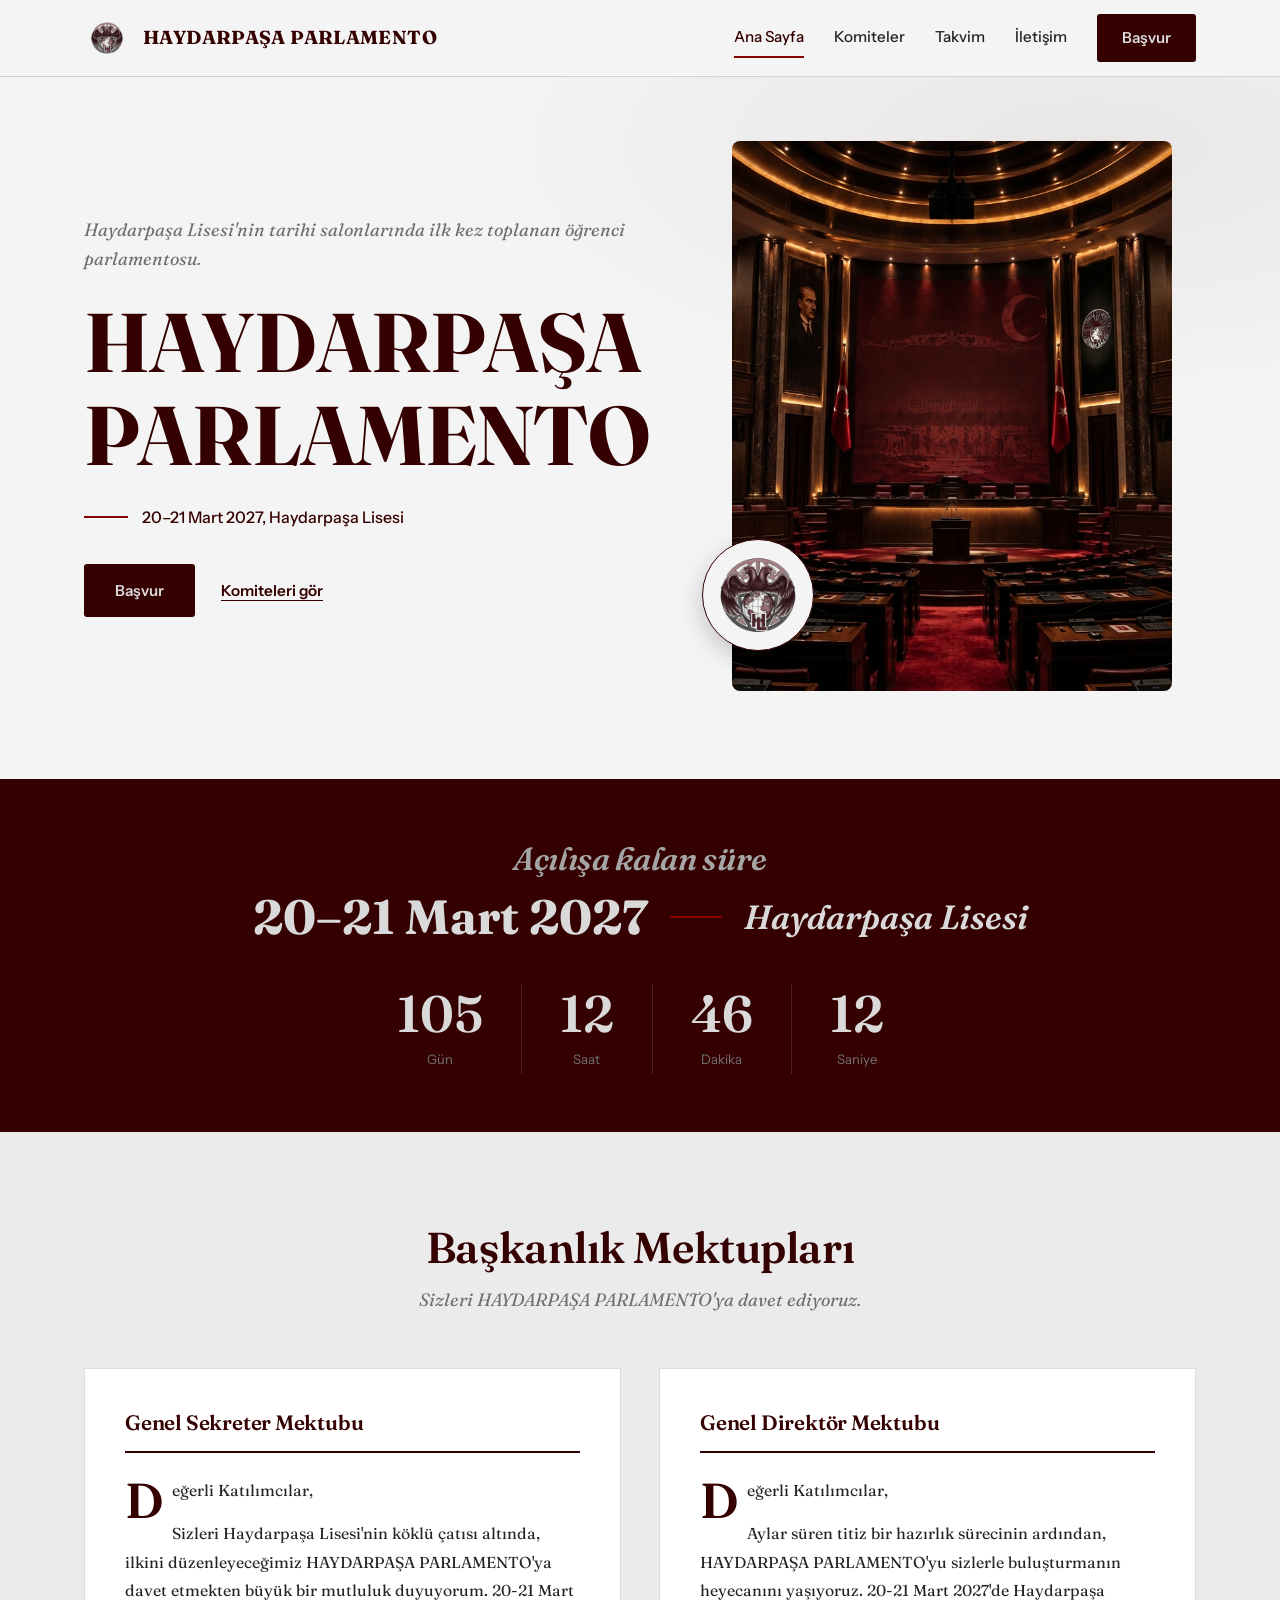
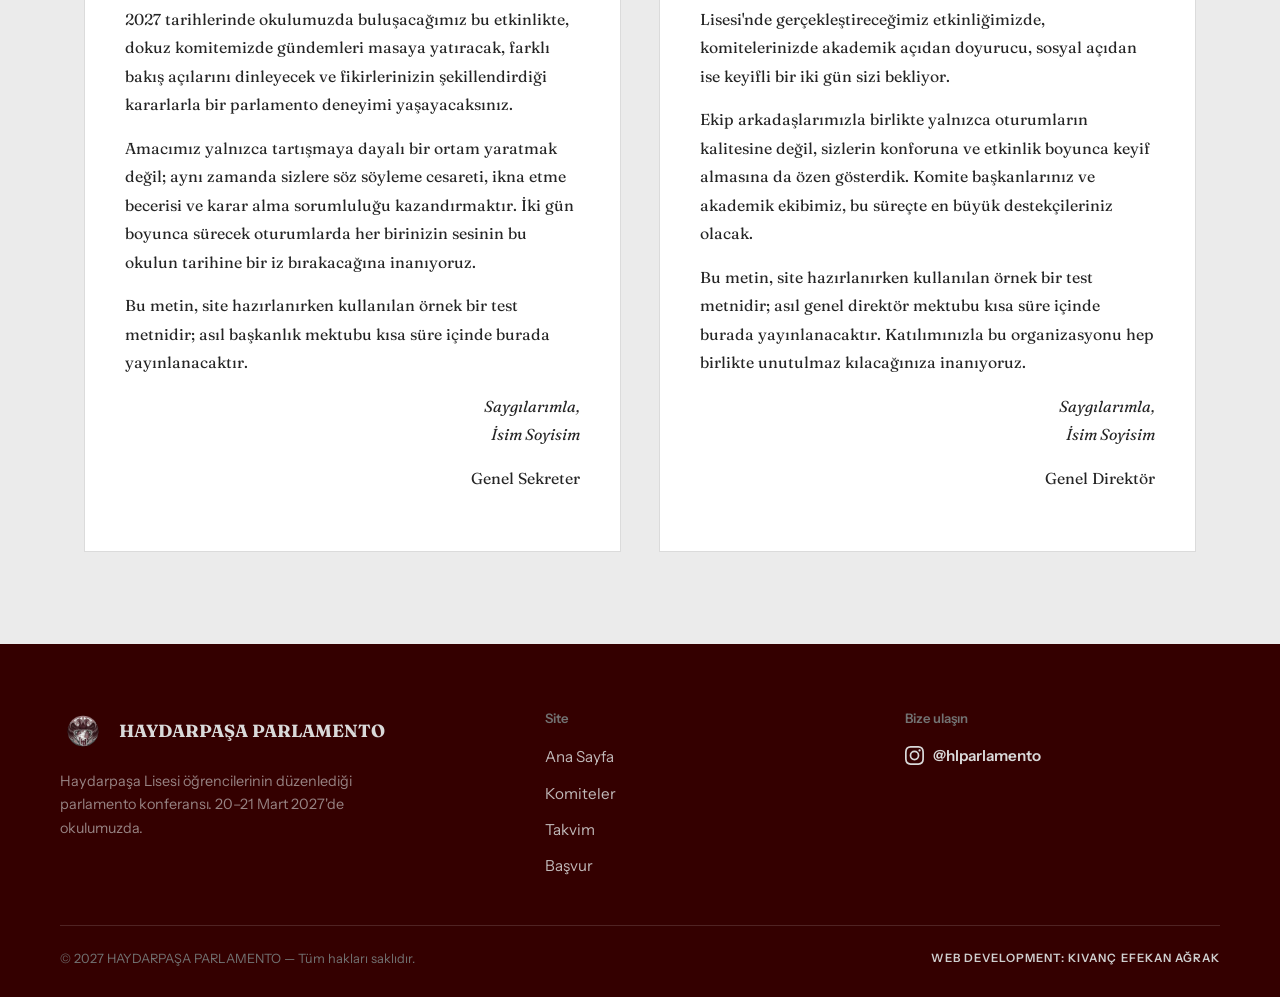
<file: index.html>
<!DOCTYPE html>
<html lang="tr">
<head>
  <meta charset="UTF-8">
  <meta name="viewport" content="width=device-width, initial-scale=1">
  <title>HAYDARPAŞA PARLAMENTO — Haydarpaşa Lisesi</title>
  <meta name="description" content="HAYDARPAŞA PARLAMENTO — 20-21 Mart 2027, Haydarpaşa Lisesi. Komiteler, başvuru ve tüm bilgiler.">
  <link rel="icon" type="image/png" href="images/parlamento_logo.png">
  <link rel="preconnect" href="https://fonts.googleapis.com">
  <link rel="preconnect" href="https://fonts.gstatic.com" crossorigin>
  <link href="https://fonts.googleapis.com/css2?family=Fraunces:ital,opsz,wght@0,9..144,400;0,9..144,600;0,9..144,700;1,9..144,400;1,9..144,500;1,9..144,600&family=Instrument+Sans:wght@400;500;600&display=swap" rel="stylesheet">
  <link rel="stylesheet" href="css/style.css">
</head>
<body>

  <!-- <div class="topbar">
    <div class="container topbar-inner">
      <p>20&ndash;21 Mart 2027, Haydarpaşa Lisesi</p>
      <a href="https://www.instagram.com/hlparlamento/" target="_blank" rel="noopener">@hlparlamento</a>
    </div>
  </div> -->

  <header class="site-header">
    <div class="container header-inner">
      <a href="index.html" class="brand" aria-label="HAYDARPAŞA PARLAMENTO Ana Sayfa">
        <img src="images/parlamento_logo.png" alt="Haydarpaşa Parlamento Logosu" class="brand-logo" onerror="this.style.display='none'">
        <span class="brand-name">HAYDARPAŞA PARLAMENTO</span>
      </a>
      <nav class="main-nav" aria-label="Ana menü">
        <a href="index.html" class="active" aria-current="page">Ana Sayfa</a>
        <a href="komiteler.html">Komiteler</a>
        <a href="takvim.html">Takvim</a>
        <a href="iletisim.html">İletişim</a>
        <a href="basvuru.html" class="btn btn-ink">Başvur</a>
      </nav>
      <button class="menu-btn" aria-label="Menüyü aç" aria-expanded="false">
        <span></span><span></span>
      </button>
    </div>
  </header>

  <div class="mobile-nav">
    <nav aria-label="Mobil menü">
      <a href="index.html" class="active" aria-current="page">Ana Sayfa</a>
      <a href="komiteler.html">Komiteler</a>
      <a href="takvim.html">Takvim</a>
      <a href="iletisim.html">İletişim</a>
      <a href="basvuru.html" class="btn btn-paper">Başvur</a>
    </nav>
  </div>

  <main>

    <!-- Hero -->
    <section class="hero">
      <div class="container hero-grid">
        <div class="hero-copy">
          <p class="standfirst">Haydarpaşa Lisesi'nin tarihi salonlarında ilk kez toplanan öğrenci parlamentosu.</p>
          <h1>HAYDARPAŞA<br>PARLAMENTO</h1>
          <p class="hero-meta">20&ndash;21 Mart 2027, Haydarpaşa Lisesi</p>
          <div class="hero-actions">
            <a href="basvuru.html" class="btn btn-ink">Başvur</a>
            <a href="komiteler.html" class="quiet-link">Komiteleri gör</a>
          </div>
        </div>
        <div class="hero-figure">
          <img src="images/hero.jfif" alt="HAYDARPAŞA PARLAMENTO etkinlik görseli" class="hero-photo">
          <div class="seal">
            <img src="images/parlamento_logo.png" alt="HAYDARPAŞA PARLAMENTO logosu">
          </div>
        </div>
      </div>
    </section>

    <!-- Oturum Saati -->
    <section class="session-clock" id="countdown" aria-label="Etkinliğe kalan süre">
      <h1 class="clock-kicker">Açılışa kalan süre</h1>
      <div class="clock-when">
        <span class="when-date">20&ndash;21 Mart 2027</span>
        <span class="when-sep" aria-hidden="true"></span>
        <span class="when-place">Haydarpaşa Lisesi</span>
      </div>
      <div class="clock-boxes" id="cd-boxes">
        <div class="clock-box">
          <div class="clock-number" id="cd-gun">00</div>
          <div class="clock-text">Gün</div>
        </div>
        <div class="clock-box">
          <div class="clock-number" id="cd-saat">00</div>
          <div class="clock-text">Saat</div>
        </div>
        <div class="clock-box">
          <div class="clock-number" id="cd-dakika">00</div>
          <div class="clock-text">Dakika</div>
        </div>
        <div class="clock-box">
          <div class="clock-number" id="cd-saniye">00</div>
          <div class="clock-text">Saniye</div>
        </div>
      </div>
      <p class="clock-done" id="cd-bitti">Meclis açıldı!</p>
    </section>

    <!-- Mektuplar -->
    <section class="letters">
      <div class="container">
        <div class="letters-head">
          <h2>Başkanlık Mektupları</h2>
          <p class="standfirst">Sizleri HAYDARPAŞA PARLAMENTO'ya davet ediyoruz.</p>
        </div>
        <div class="letters-grid">

          <article class="letter">
            <div class="letterhead">
              <h3>Genel Sekreter Mektubu</h3>
            </div>
            <p class="drop">Değerli Katılımcılar,</p>
            <p>Sizleri Haydarpaşa Lisesi'nin köklü çatısı altında, ilkini düzenleyeceğimiz HAYDARPAŞA PARLAMENTO'ya davet etmekten büyük bir mutluluk duyuyorum. 20-21 Mart 2027 tarihlerinde okulumuzda buluşacağımız bu etkinlikte, dokuz komitemizde gündemleri masaya yatıracak, farklı bakış açılarını dinleyecek ve fikirlerinizin şekillendirdiği kararlarla bir parlamento deneyimi yaşayacaksınız.</p>
            <p>Amacımız yalnızca tartışmaya dayalı bir ortam yaratmak değil; aynı zamanda sizlere söz söyleme cesareti, ikna etme becerisi ve karar alma sorumluluğu kazandırmaktır. İki gün boyunca sürecek oturumlarda her birinizin sesinin bu okulun tarihine bir iz bırakacağına inanıyoruz.</p>
            <p>Bu metin, site hazırlanırken kullanılan örnek bir test metnidir; asıl başkanlık mektubu kısa süre içinde burada yayınlanacaktır.</p>
            <p class="letter-sign">Saygılarımla,<br>İsim Soyisim</p>
            <p class="letter-role">Genel Sekreter</p>
          </article>

          <article class="letter">
            <div class="letterhead">
              <h3>Genel Direktör Mektubu</h3>
            </div>
            <p class="drop">Değerli Katılımcılar,</p>
            <p>Aylar süren titiz bir hazırlık sürecinin ardından, HAYDARPAŞA PARLAMENTO'yu sizlerle buluşturmanın heyecanını yaşıyoruz. 20-21 Mart 2027'de Haydarpaşa Lisesi'nde gerçekleştireceğimiz etkinliğimizde, komitelerinizde akademik açıdan doyurucu, sosyal açıdan ise keyifli bir iki gün sizi bekliyor.</p>
            <p>Ekip arkadaşlarımızla birlikte yalnızca oturumların kalitesine değil, sizlerin konforuna ve etkinlik boyunca keyif almasına da özen gösterdik. Komite başkanlarınız ve akademik ekibimiz, bu süreçte en büyük destekçileriniz olacak.</p>
            <p>Bu metin, site hazırlanırken kullanılan örnek bir test metnidir; asıl genel direktör mektubu kısa süre içinde burada yayınlanacaktır. Katılımınızla bu organizasyonu hep birlikte unutulmaz kılacağınıza inanıyoruz.</p>
            <p class="letter-sign">Saygılarımla,<br>İsim Soyisim</p>
            <p class="letter-role">Genel Direktör</p>
          </article>

        </div>
      </div>
    </section>

  </main>

  <footer class="site-footer">
    <div class="foot-grid">
      <div>
        <div class="foot-brand">
          <img src="images/parlamento_logo.png" alt="Haydarpaşa Parlamento Logosu" onerror="this.style.display='none'">
          <span>HAYDARPAŞA PARLAMENTO</span>
        </div>
        <p class="foot-desc">Haydarpaşa Lisesi öğrencilerinin düzenlediği parlamento konferansı. 20&ndash;21 Mart 2027'de okulumuzda.</p>
      </div>
      <div>
        <h4 class="foot-title">Site</h4>
        <ul class="foot-links">
          <li><a href="index.html">Ana Sayfa</a></li>
          <li><a href="komiteler.html">Komiteler</a></li>
          <li><a href="takvim.html">Takvim</a></li>
          <li><a href="basvuru.html">Başvur</a></li>
        </ul>
      </div>
      <div>
        <h4 class="foot-title">Bize ulaşın</h4>
        <a href="https://www.instagram.com/hlparlamento/" target="_blank" rel="noopener" class="foot-social">
          <svg viewBox="0 0 24 24" aria-hidden="true"><path d="M12 2.163c3.204 0 3.584.012 4.85.07 3.252.148 4.771 1.691 4.919 4.919.058 1.265.069 1.645.069 4.849 0 3.205-.012 3.584-.069 4.849-.149 3.225-1.664 4.771-4.919 4.919-1.266.058-1.644.07-4.85.07-3.204 0-3.584-.012-4.849-.07-3.26-.149-4.771-1.699-4.919-4.92-.058-1.265-.07-1.644-.07-4.849 0-3.204.013-3.583.07-4.849.149-3.227 1.664-4.771 4.919-4.919 1.266-.057 1.645-.069 4.849-.069zM12 0C8.741 0 8.333.014 7.053.072 2.695.272.273 2.69.073 7.052.014 8.333 0 8.741 0 12c0 3.259.014 3.668.072 4.948.2 4.358 2.618 6.78 6.98 6.98C8.333 23.986 8.741 24 12 24c3.259 0 3.668-.014 4.948-.072 4.354-.2 6.782-2.618 6.979-6.98.059-1.28.073-1.689.073-4.948 0-3.259-.014-3.667-.072-4.947-.196-4.354-2.617-6.78-6.979-6.98C15.668.014 15.259 0 12 0zm0 5.838a6.162 6.162 0 1 0 0 12.324 6.162 6.162 0 0 0 0-12.324zM12 16a4 4 0 1 1 0-8 4 4 0 0 1 0 8zm6.406-11.845a1.44 1.44 0 1 0 0 2.881 1.44 1.44 0 0 0 0-2.881z"/></svg>
          @hlparlamento
        </a>
      </div>
    </div>
    <div class="foot-bottom">
      <p>&copy; <span class="year">2027</span> HAYDARPAŞA PARLAMENTO &mdash; Tüm hakları saklıdır.</p>
      <p class="foot-dev">WEB DEVELOPMENT: KIVANÇ EFEKAN AĞRAK</p>
    </div>
  </footer>

  <script src="js/script.js"></script>
</body>
</html>
</file>
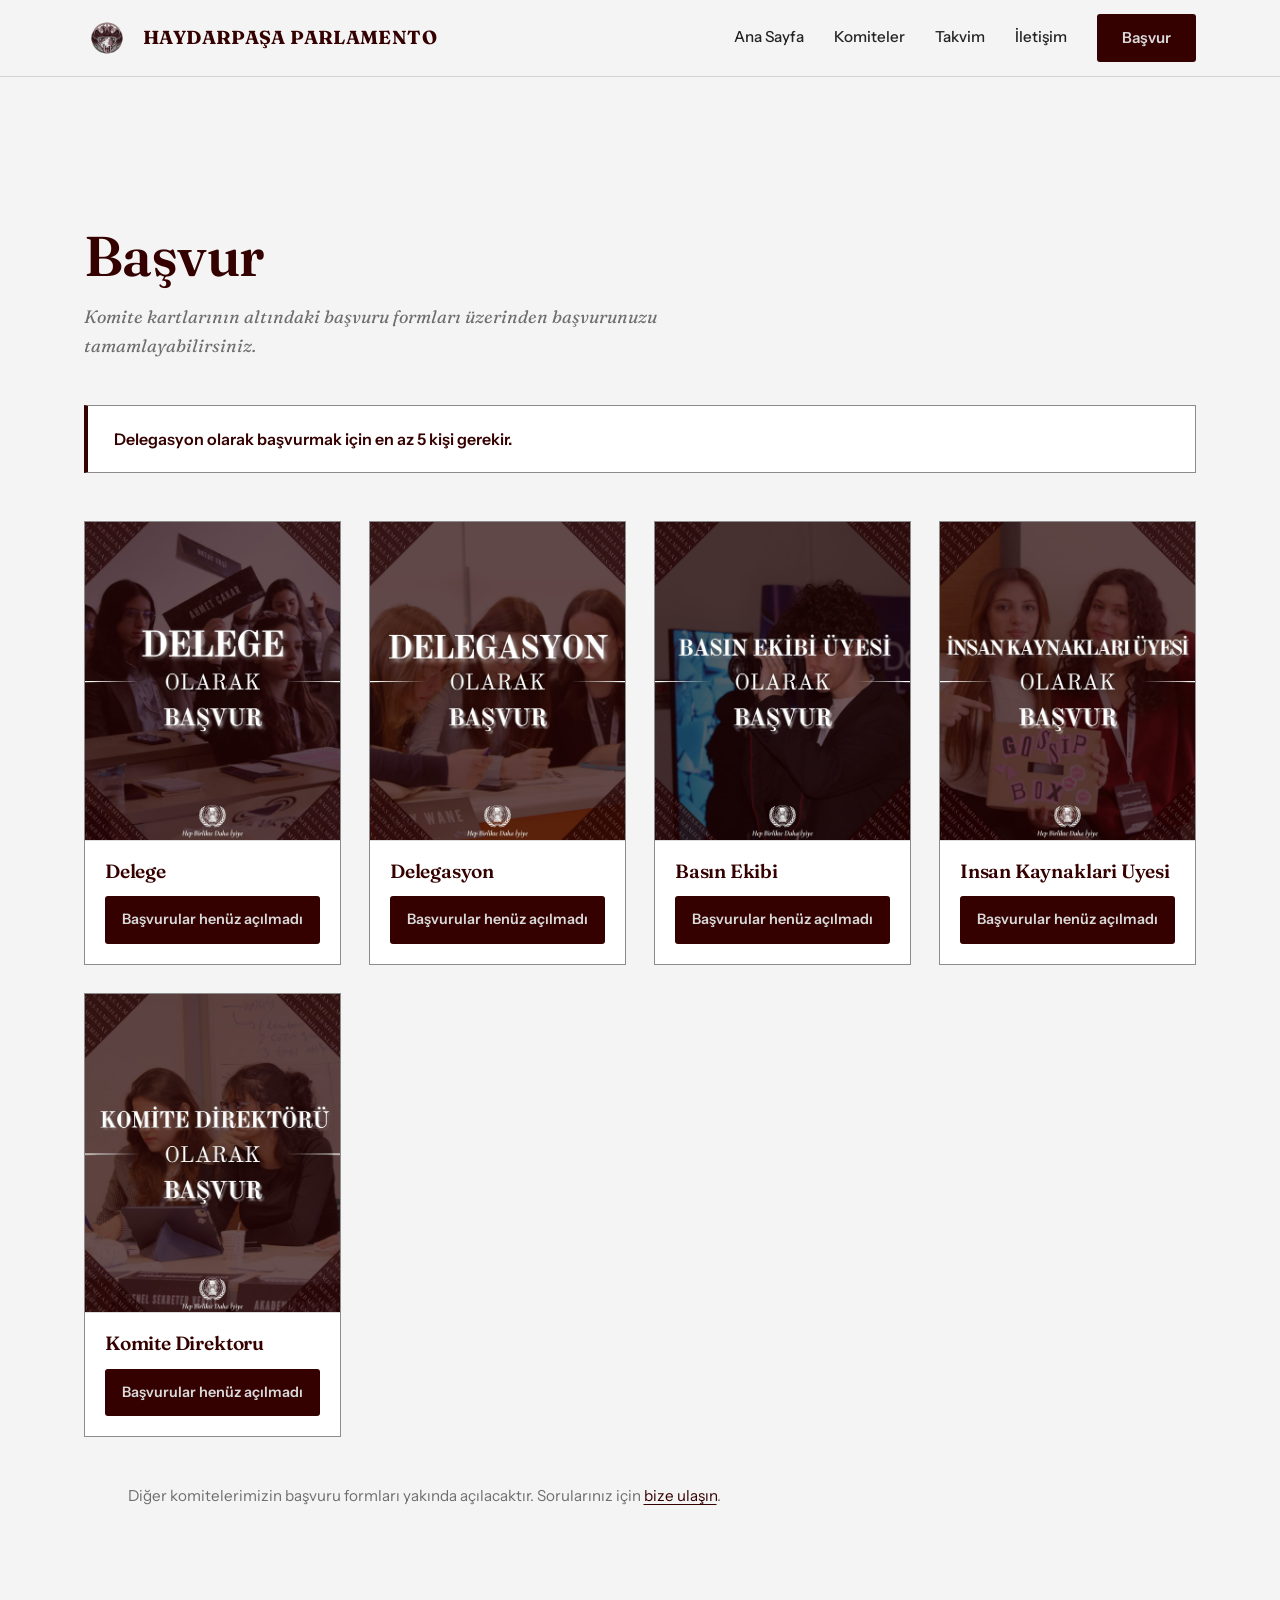
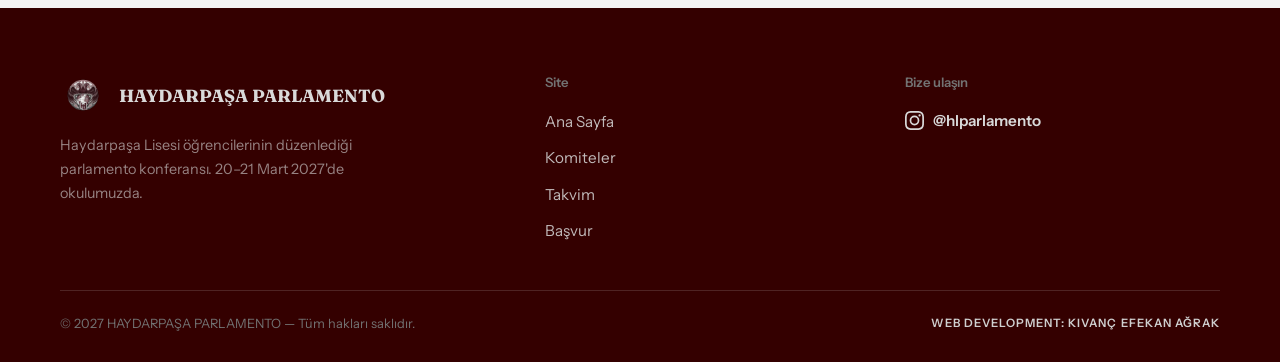
<file: basvuru.html>
<!DOCTYPE html>
<html lang="tr">
<head>
  <meta charset="UTF-8">
  <meta name="viewport" content="width=device-width, initial-scale=1">
  <title>Başvur — HAYDARPAŞA PARLAMENTO</title>
  <meta name="description" content="HAYDARPAŞA PARLAMENTO başvuru formları: komitenizi seçin ve hemen başvurun. Delegasyon başvuruları için en az 5 kişi gerekir.">
  <link rel="icon" type="image/png" href="images/parlamento_logo.png">
  <link rel="preconnect" href="https://fonts.googleapis.com">
  <link rel="preconnect" href="https://fonts.gstatic.com" crossorigin>
  <link href="https://fonts.googleapis.com/css2?family=Fraunces:ital,opsz,wght@0,9..144,400;0,9..144,600;0,9..144,700;1,9..144,400;1,9..144,500;1,9..144,600&family=Instrument+Sans:wght@400;500;600&display=swap" rel="stylesheet">
  <link rel="stylesheet" href="css/style.css">
</head>
<body>

  <!-- <div class="topbar">
    <div class="container topbar-inner">
      <p>20&ndash;21 Mart 2027, Haydarpaşa Lisesi</p>
      <a href="https://www.instagram.com/hlparlamento/" target="_blank" rel="noopener">@hlparlamento</a>
    </div>
  </div> -->

  <header class="site-header">
    <div class="container header-inner">
      <a href="index.html" class="brand" aria-label="HAYDARPAŞA PARLAMENTO Ana Sayfa">
        <img src="images/parlamento_logo.png" alt="Haydarpaşa Parlamento Logosu" class="brand-logo" onerror="this.style.display='none'">
        <span class="brand-name">HAYDARPAŞA PARLAMENTO</span>
      </a>
      <nav class="main-nav" aria-label="Ana menü">
        <a href="index.html">Ana Sayfa</a>
        <a href="komiteler.html">Komiteler</a>
        <a href="takvim.html">Takvim</a>
        <a href="iletisim.html">İletişim</a>
        <a href="basvuru.html" class="btn btn-ink">Başvur</a>
      </nav>
      <button class="menu-btn" aria-label="Menüyü aç" aria-expanded="false">
        <span></span><span></span>
      </button>
    </div>
  </header>

  <div class="mobile-nav">
    <nav aria-label="Mobil menü">
      <a href="index.html">Ana Sayfa</a>
      <a href="komiteler.html">Komiteler</a>
      <a href="takvim.html">Takvim</a>
      <a href="iletisim.html">İletişim</a>
      <a href="basvuru.html" class="btn btn-paper">Başvur</a>
    </nav>
  </div>

  <main>

    <section class="page-head">
      <div class="container">
        <h1>Başvur</h1>
        <p class="standfirst">Komite kartlarının altındaki başvuru formları üzerinden başvurunuzu tamamlayabilirsiniz.</p>
      </div>
    </section>

    <section class="apply">
      <div class="container">
        <div class="apply-notice">
          <strong>Delegasyon olarak başvurmak için en az 5 kişi gerekir.</strong>
        </div>

        <div class="apply-grid">

          <div class="acard">
            <img src="images/basvuru-1.png" alt="Delege başvuru afişi">
            <div class="acard-body">
              <h3>Delege</h3>
              <a href="https://kivancagrak.github.io/hasalmbm-27/index.html" target="_blank" rel="noopener" class="abtn">Başvurular henüz açılmadı</a>
            </div>
          </div>

          <div class="acard">
            <img src="images/basvuru-2.png" alt="Delegasyon başvuru afişi">
            <div class="acard-body">
              <h3>Delegasyon</h3>
              <a href="https://kivancagrak.github.io/hasalmbm-27/index.html" target="_blank" rel="noopener" class="abtn">Başvurular henüz açılmadı</a>
            </div>
          </div>

          <div class="acard">
            <img src="images/basvuru-3.png" alt="Basın Ekibi başvuru afişi">
            <div class="acard-body">
              <h3>Basın Ekibi</h3>
              <a href="https://kivancagrak.github.io/hasalmbm-27/index.html" target="_blank" rel="noopener" class="abtn">Başvurular henüz açılmadı</a>
            </div>
          </div>

          <div class="acard">
            <img src="images/basvuru-4.png" alt="İnsan Kaynakları Üyesi başvuru afişi">
            <div class="acard-body">
              <h3>Insan Kaynaklari Uyesi</h3>
              <a href="https://kivancagrak.github.io/hasalmbm-27/index.html" target="_blank" rel="noopener" class="abtn">Başvurular henüz açılmadı</a>
            </div>
          </div>

          <div class="acard">
            <img src="images/basvuru-5.png" alt="Komite Direktörü başvuru afişi">
            <div class="acard-body">
              <h3>Komite Direktoru</h3>
              <a href="https://kivancagrak.github.io/hasalmbm-27/index.html" target="_blank" rel="noopener" class="abtn">Başvurular henüz açılmadı</a>
            </div>
          </div>

        </div>

        <p class="apply-note">Diğer komitelerimizin başvuru formları yakında açılacaktır. Sorularınız için <a href="iletisim.html">bize ulaşın</a>.</p>
      </div>
    </section>

  </main>

  <footer class="site-footer">
    <div class="foot-grid">
      <div>
        <div class="foot-brand">
          <img src="images/parlamento_logo.png" alt="Haydarpaşa Parlamento Logosu" onerror="this.style.display='none'">
          <span>HAYDARPAŞA PARLAMENTO</span>
        </div>
        <p class="foot-desc">Haydarpaşa Lisesi öğrencilerinin düzenlediği parlamento konferansı. 20&ndash;21 Mart 2027'de okulumuzda.</p>
      </div>
      <div>
        <h4 class="foot-title">Site</h4>
        <ul class="foot-links">
          <li><a href="index.html">Ana Sayfa</a></li>
          <li><a href="komiteler.html">Komiteler</a></li>
          <li><a href="takvim.html">Takvim</a></li>
          <li><a href="basvuru.html">Başvur</a></li>
        </ul>
      </div>
      <div>
        <h4 class="foot-title">Bize ulaşın</h4>
        <a href="https://www.instagram.com/hlparlamento/" target="_blank" rel="noopener" class="foot-social">
          <svg viewBox="0 0 24 24" aria-hidden="true"><path d="M12 2.163c3.204 0 3.584.012 4.85.07 3.252.148 4.771 1.691 4.919 4.919.058 1.265.069 1.645.069 4.849 0 3.205-.012 3.584-.069 4.849-.149 3.225-1.664 4.771-4.919 4.919-1.266.058-1.644.07-4.85.07-3.204 0-3.584-.012-4.849-.07-3.26-.149-4.771-1.699-4.919-4.92-.058-1.265-.07-1.644-.07-4.849 0-3.204.013-3.583.07-4.849.149-3.227 1.664-4.771 4.919-4.919 1.266-.057 1.645-.069 4.849-.069zM12 0C8.741 0 8.333.014 7.053.072 2.695.272.273 2.69.073 7.052.014 8.333 0 8.741 0 12c0 3.259.014 3.668.072 4.948.2 4.358 2.618 6.78 6.98 6.98C8.333 23.986 8.741 24 12 24c3.259 0 3.668-.014 4.948-.072 4.354-.2 6.782-2.618 6.979-6.98.059-1.28.073-1.689.073-4.948 0-3.259-.014-3.667-.072-4.947-.196-4.354-2.617-6.78-6.979-6.98C15.668.014 15.259 0 12 0zm0 5.838a6.162 6.162 0 1 0 0 12.324 6.162 6.162 0 0 0 0-12.324zM12 16a4 4 0 1 1 0-8 4 4 0 0 1 0 8zm6.406-11.845a1.44 1.44 0 1 0 0 2.881 1.44 1.44 0 0 0 0-2.881z"/></svg>
          @hlparlamento
        </a>
      </div>
    </div>
    <div class="foot-bottom">
      <p>&copy; <span class="year">2027</span> HAYDARPAŞA PARLAMENTO &mdash; Tüm hakları saklıdır.</p>
      <p class="foot-dev">WEB DEVELOPMENT: KIVANÇ EFEKAN AĞRAK</p>
    </div>
  </footer>

  <script src="js/script.js"></script>
</body>
</html>
</file>
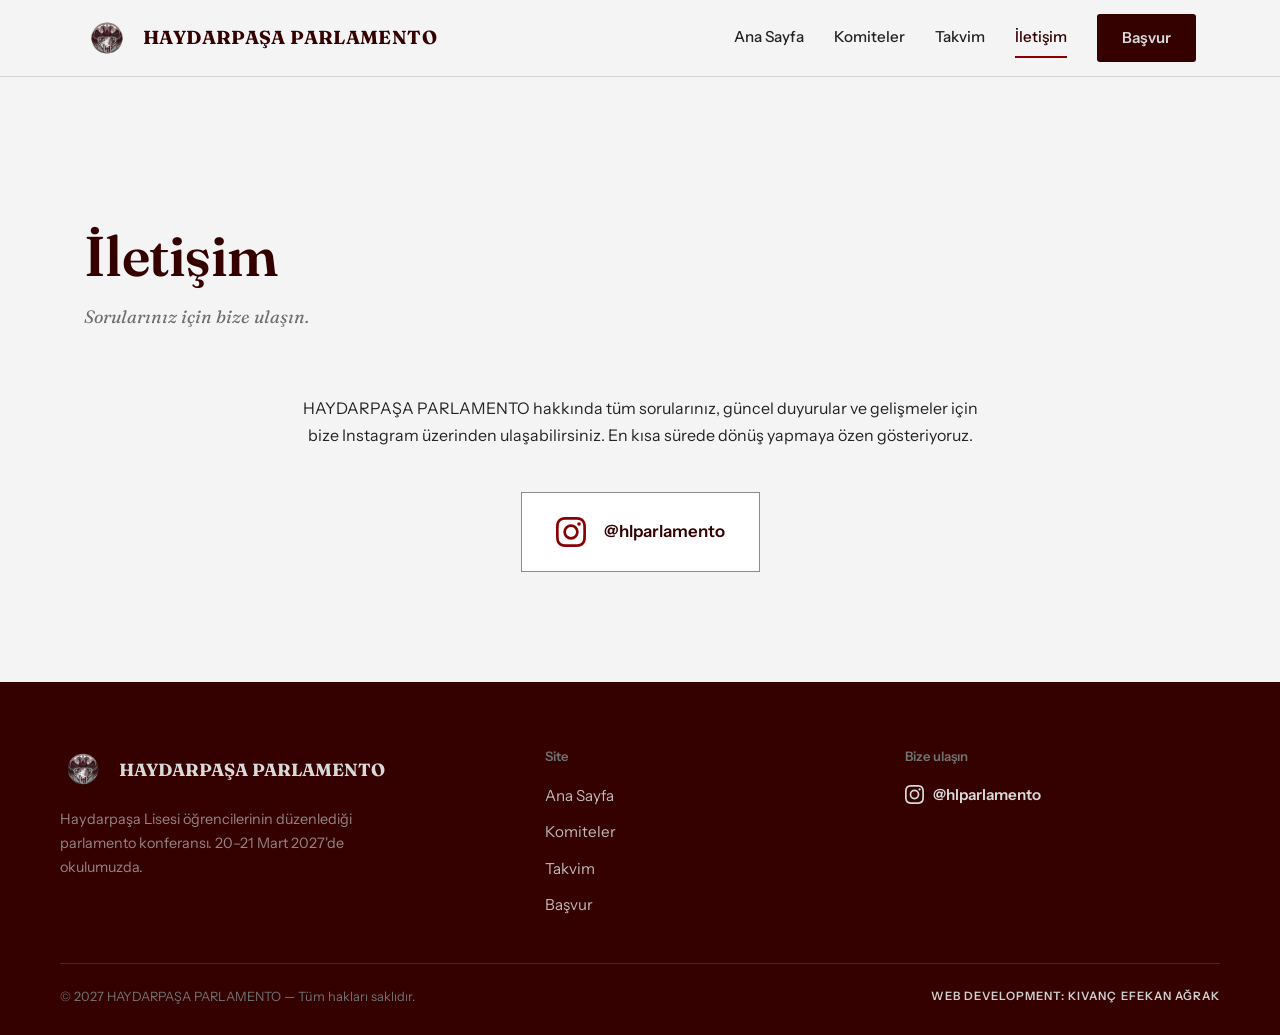
<file: iletisim.html>
<!DOCTYPE html>
<html lang="tr">
<head>
  <meta charset="UTF-8">
  <meta name="viewport" content="width=device-width, initial-scale=1">
  <title>İletişim — HAYDARPAŞA PARLAMENTO</title>
  <meta name="description" content="HAYDARPAŞA PARLAMENTO iletişim — sorularınız için bize Instagram üzerinden ulaşabilirsiniz.">
  <link rel="icon" type="image/png" href="images/parlamento_logo.png">
  <link rel="preconnect" href="https://fonts.googleapis.com">
  <link rel="preconnect" href="https://fonts.gstatic.com" crossorigin>
  <link href="https://fonts.googleapis.com/css2?family=Fraunces:ital,opsz,wght@0,9..144,400;0,9..144,600;0,9..144,700;1,9..144,400;1,9..144,500;1,9..144,600&family=Instrument+Sans:wght@400;500;600&display=swap" rel="stylesheet">
  <link rel="stylesheet" href="css/style.css">
</head>
<body>

  <!-- <div class="topbar">
    <div class="container topbar-inner">
      <p>20&ndash;21 Mart 2027, Haydarpaşa Lisesi</p>
      <a href="https://www.instagram.com/hlparlamento/" target="_blank" rel="noopener">@hlparlamento</a>
    </div>
  </div> -->

  <header class="site-header">
    <div class="container header-inner">
      <a href="index.html" class="brand" aria-label="HAYDARPAŞA PARLAMENTO Ana Sayfa">
        <img src="images/parlamento_logo.png" alt="Haydarpaşa Parlamento Logosu" class="brand-logo" onerror="this.style.display='none'">
        <span class="brand-name">HAYDARPAŞA PARLAMENTO</span>
      </a>
      <nav class="main-nav" aria-label="Ana menü">
        <a href="index.html">Ana Sayfa</a>
        <a href="komiteler.html">Komiteler</a>
        <a href="takvim.html">Takvim</a>
        <a href="iletisim.html" class="active" aria-current="page">İletişim</a>
        <a href="basvuru.html" class="btn btn-ink">Başvur</a>
      </nav>
      <button class="menu-btn" aria-label="Menüyü aç" aria-expanded="false">
        <span></span><span></span>
      </button>
    </div>
  </header>

  <div class="mobile-nav">
    <nav aria-label="Mobil menü">
      <a href="index.html">Ana Sayfa</a>
      <a href="komiteler.html">Komiteler</a>
      <a href="takvim.html">Takvim</a>
      <a href="iletisim.html" class="active" aria-current="page">İletişim</a>
      <a href="basvuru.html" class="btn btn-paper">Başvur</a>
    </nav>
  </div>

  <main>

    <section class="page-head">
      <div class="container">
        <h1>İletişim</h1>
        <p class="standfirst">Sorularınız için bize ulaşın.</p>
      </div>
    </section>

    <section class="contact">
      <div class="container">
        <p class="contact-lead">HAYDARPAŞA PARLAMENTO hakkında tüm sorularınız, güncel duyurular ve gelişmeler için bize Instagram üzerinden ulaşabilirsiniz. En kısa sürede dönüş yapmaya özen gösteriyoruz.</p>
        <a href="https://www.instagram.com/hlparlamento/" target="_blank" rel="noopener" class="ig-card">
          <svg viewBox="0 0 24 24" aria-hidden="true"><path d="M12 2.163c3.204 0 3.584.012 4.85.07 3.252.148 4.771 1.691 4.919 4.919.058 1.265.069 1.645.069 4.849 0 3.205-.012 3.584-.069 4.849-.149 3.225-1.664 4.771-4.919 4.919-1.266.058-1.644.07-4.85.07-3.204 0-3.584-.012-4.849-.07-3.26-.149-4.771-1.699-4.919-4.92-.058-1.265-.07-1.644-.07-4.849 0-3.204.013-3.583.07-4.849.149-3.227 1.664-4.771 4.919-4.919 1.266-.057 1.645-.069 4.849-.069zM12 0C8.741 0 8.333.014 7.053.072 2.695.272.273 2.69.073 7.052.014 8.333 0 8.741 0 12c0 3.259.014 3.668.072 4.948.2 4.358 2.618 6.78 6.98 6.98C8.333 23.986 8.741 24 12 24c3.259 0 3.668-.014 4.948-.072 4.354-.2 6.782-2.618 6.979-6.98.059-1.28.073-1.689.073-4.948 0-3.259-.014-3.667-.072-4.947-.196-4.354-2.617-6.78-6.979-6.98C15.668.014 15.259 0 12 0zm0 5.838a6.162 6.162 0 1 0 0 12.324 6.162 6.162 0 0 0 0-12.324zM12 16a4 4 0 1 1 0-8 4 4 0 0 1 0 8zm6.406-11.845a1.44 1.44 0 1 0 0 2.881 1.44 1.44 0 0 0 0-2.881z"/></svg>
          <span>@hlparlamento</span>
        </a>
      </div>
    </section>

  </main>

  <footer class="site-footer">
    <div class="foot-grid">
      <div>
        <div class="foot-brand">
          <img src="images/parlamento_logo.png" alt="Haydarpaşa Parlamento Logosu" onerror="this.style.display='none'">
          <span>HAYDARPAŞA PARLAMENTO</span>
        </div>
        <p class="foot-desc">Haydarpaşa Lisesi öğrencilerinin düzenlediği parlamento konferansı. 20&ndash;21 Mart 2027'de okulumuzda.</p>
      </div>
      <div>
        <h4 class="foot-title">Site</h4>
        <ul class="foot-links">
          <li><a href="index.html">Ana Sayfa</a></li>
          <li><a href="komiteler.html">Komiteler</a></li>
          <li><a href="takvim.html">Takvim</a></li>
          <li><a href="basvuru.html">Başvur</a></li>
        </ul>
      </div>
      <div>
        <h4 class="foot-title">Bize ulaşın</h4>
        <a href="https://www.instagram.com/hlparlamento/" target="_blank" rel="noopener" class="foot-social">
          <svg viewBox="0 0 24 24" aria-hidden="true"><path d="M12 2.163c3.204 0 3.584.012 4.85.07 3.252.148 4.771 1.691 4.919 4.919.058 1.265.069 1.645.069 4.849 0 3.205-.012 3.584-.069 4.849-.149 3.225-1.664 4.771-4.919 4.919-1.266.058-1.644.07-4.85.07-3.204 0-3.584-.012-4.849-.07-3.26-.149-4.771-1.699-4.919-4.92-.058-1.265-.07-1.644-.07-4.849 0-3.204.013-3.583.07-4.849.149-3.227 1.664-4.771 4.919-4.919 1.266-.057 1.645-.069 4.849-.069zM12 0C8.741 0 8.333.014 7.053.072 2.695.272.273 2.69.073 7.052.014 8.333 0 8.741 0 12c0 3.259.014 3.668.072 4.948.2 4.358 2.618 6.78 6.98 6.98C8.333 23.986 8.741 24 12 24c3.259 0 3.668-.014 4.948-.072 4.354-.2 6.782-2.618 6.979-6.98.059-1.28.073-1.689.073-4.948 0-3.259-.014-3.667-.072-4.947-.196-4.354-2.617-6.78-6.979-6.98C15.668.014 15.259 0 12 0zm0 5.838a6.162 6.162 0 1 0 0 12.324 6.162 6.162 0 0 0 0-12.324zM12 16a4 4 0 1 1 0-8 4 4 0 0 1 0 8zm6.406-11.845a1.44 1.44 0 1 0 0 2.881 1.44 1.44 0 0 0 0-2.881z"/></svg>
          @hlparlamento
        </a>
      </div>
    </div>
    <div class="foot-bottom">
      <p>&copy; <span class="year">2027</span> HAYDARPAŞA PARLAMENTO &mdash; Tüm hakları saklıdır.</p>
      <p class="foot-dev">WEB DEVELOPMENT: KIVANÇ EFEKAN AĞRAK</p>
    </div>
  </footer>

  <script src="js/script.js"></script>
</body>
</html>
</file>
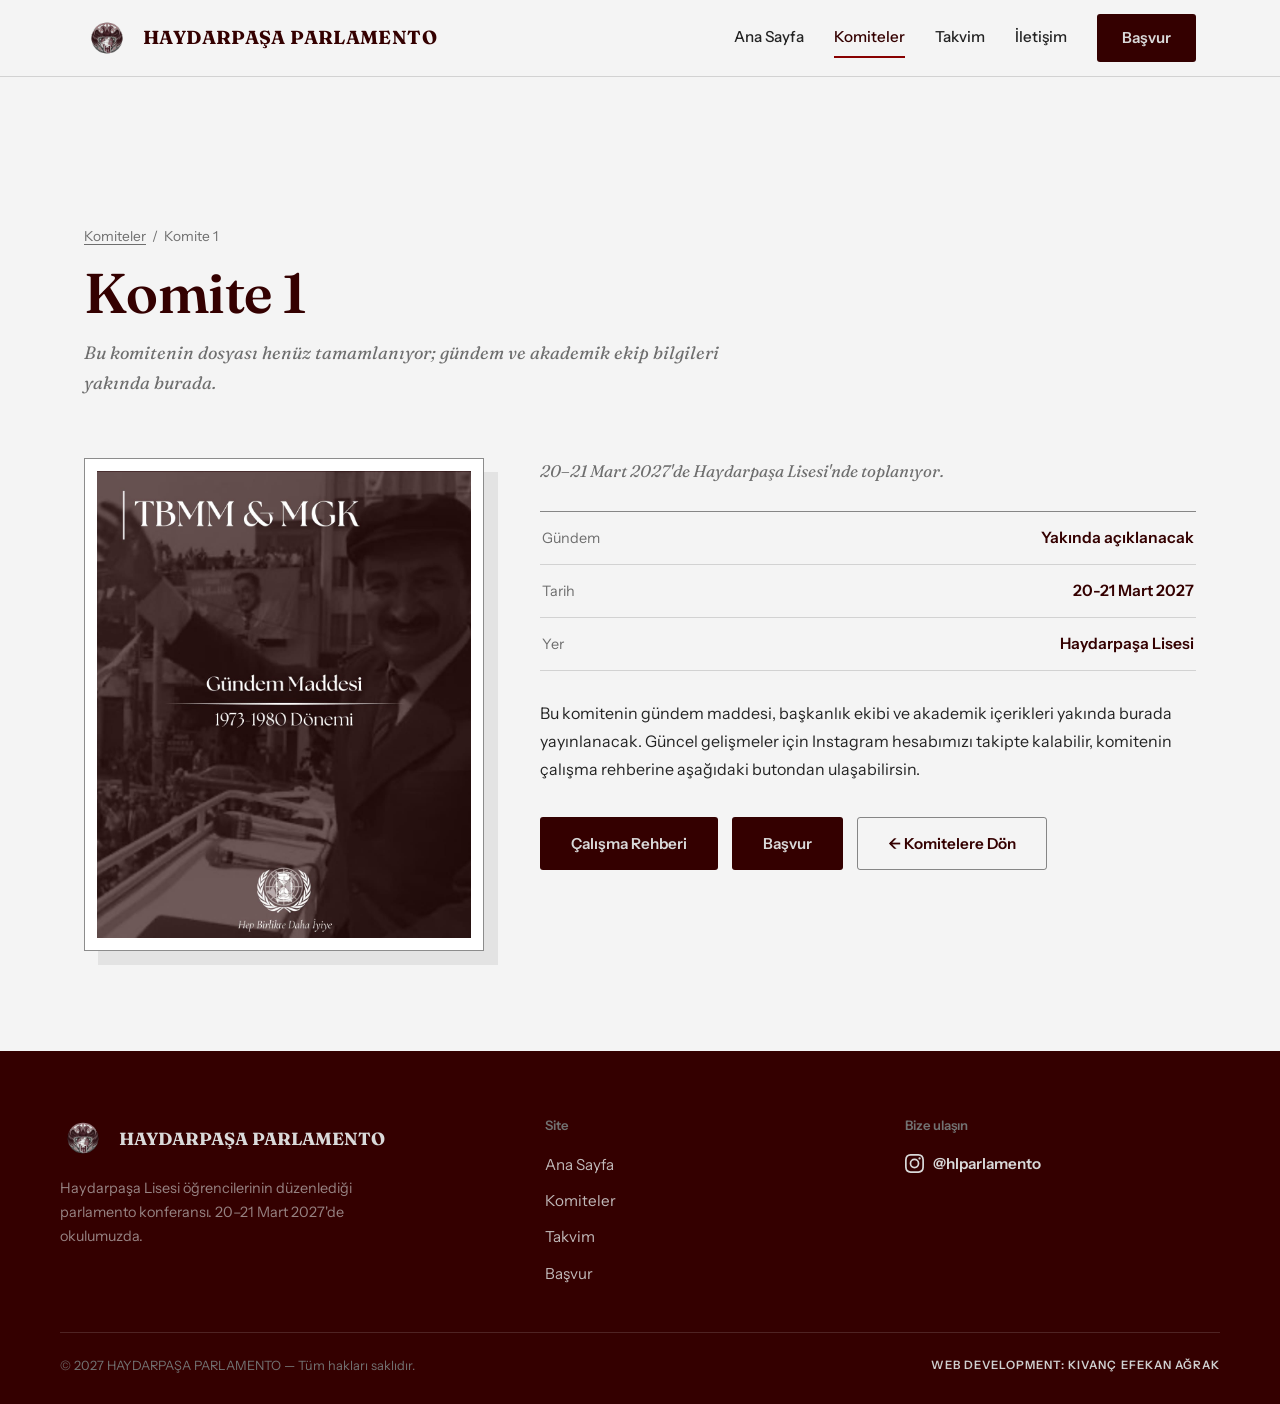
<file: komite-1.html>
<!DOCTYPE html>
<html lang="tr">
<head>
  <meta charset="UTF-8">
  <meta name="viewport" content="width=device-width, initial-scale=1">
  <title>Komite 1 — HAYDARPAŞA PARLAMENTO</title>
  <meta name="description" content="HAYDARPAŞA PARLAMENTO Komite 1 — 20-21 Mart 2027, Haydarpaşa Lisesi. Gündem ve çalışma rehberi bilgileri.">
  <link rel="icon" type="image/png" href="images/parlamento_logo.png">
  <link rel="preconnect" href="https://fonts.googleapis.com">
  <link rel="preconnect" href="https://fonts.gstatic.com" crossorigin>
  <link href="https://fonts.googleapis.com/css2?family=Fraunces:ital,opsz,wght@0,9..144,400;0,9..144,600;0,9..144,700;1,9..144,400;1,9..144,500;1,9..144,600&family=Instrument+Sans:wght@400;500;600&display=swap" rel="stylesheet">
  <link rel="stylesheet" href="css/style.css">
</head>
<body>

  <!-- <div class="topbar">
    <div class="container topbar-inner">
      <p>20&ndash;21 Mart 2027, Haydarpaşa Lisesi</p>
      <a href="https://www.instagram.com/hlparlamento/" target="_blank" rel="noopener">@hlparlamento</a>
    </div>
  </div> -->

  <header class="site-header">
    <div class="container header-inner">
      <a href="index.html" class="brand" aria-label="HAYDARPAŞA PARLAMENTO Ana Sayfa">
        <img src="images/parlamento_logo.png" alt="Haydarpaşa Parlamento Logosu" class="brand-logo" onerror="this.style.display='none'">
        <span class="brand-name">HAYDARPAŞA PARLAMENTO</span>
      </a>
      <nav class="main-nav" aria-label="Ana menü">
        <a href="index.html">Ana Sayfa</a>
        <a href="komiteler.html" class="active" aria-current="page">Komiteler</a>
        <a href="takvim.html">Takvim</a>
        <a href="iletisim.html">İletişim</a>
        <a href="basvuru.html" class="btn btn-ink">Başvur</a>
      </nav>
      <button class="menu-btn" aria-label="Menüyü aç" aria-expanded="false">
        <span></span><span></span>
      </button>
    </div>
  </header>

  <div class="mobile-nav">
    <nav aria-label="Mobil menü">
      <a href="index.html">Ana Sayfa</a>
      <a href="komiteler.html" class="active" aria-current="page">Komiteler</a>
      <a href="takvim.html">Takvim</a>
      <a href="iletisim.html">İletişim</a>
      <a href="basvuru.html" class="btn btn-paper">Başvur</a>
    </nav>
  </div>

  <main>

    <section class="page-head">
      <div class="container">
        <p class="breadcrumb"><a href="komiteler.html">Komiteler</a> &nbsp;/&nbsp; Komite 1</p>
        <h1>Komite 1</h1>
        <p class="standfirst">Bu komitenin dosyası henüz tamamlanıyor; gündem ve akademik ekip bilgileri yakında burada.</p>
      </div>
    </section>

    <section class="dossier">
      <div class="container">
        <div class="dossier-grid">
          <div class="dossier-poster">
            <img src="images/komite-1.png" alt="Komite 1 afişi">
          </div>
          <div class="dossier-info">
            <p class="dossier-sub">20&ndash;21 Mart 2027'de Haydarpaşa Lisesi'nde toplanıyor.</p>
            <dl class="specs">
              <div class="spec">
                <dt>Gündem</dt>
                <dd>Yakında açıklanacak</dd>
              </div>
              <div class="spec">
                <dt>Tarih</dt>
                <dd>20-21 Mart 2027</dd>
              </div>
              <div class="spec">
                <dt>Yer</dt>
                <dd>Haydarpaşa Lisesi</dd>
              </div>
            </dl>
            <p class="dossier-desc">Bu komitenin gündem maddesi, başkanlık ekibi ve akademik içerikleri yakında burada yayınlanacak. Güncel gelişmeler için Instagram hesabımızı takipte kalabilir, komitenin çalışma rehberine aşağıdaki butondan ulaşabilirsin.</p>
            <div class="dossier-actions">
              <a href="https://www.instagram.com/hlparlamento?utm_source=ig_web_button_share_sheet&dmpr=ZDNlZDc0MzIxNw==" target="_blank" rel="noopener" class="btn btn-maroon">Çalışma Rehberi</a>
              <a href="basvuru.html" class="btn btn-ink">Başvur</a>
              <a href="komiteler.html" class="btn btn-ghost">&larr; Komitelere Dön</a>
            </div>
          </div>
        </div>
      </div>
    </section>

  </main>

  <footer class="site-footer">
    <div class="foot-grid">
      <div>
        <div class="foot-brand">
          <img src="images/parlamento_logo.png" alt="Haydarpaşa Parlamento Logosu" onerror="this.style.display='none'">
          <span>HAYDARPAŞA PARLAMENTO</span>
        </div>
        <p class="foot-desc">Haydarpaşa Lisesi öğrencilerinin düzenlediği parlamento konferansı. 20&ndash;21 Mart 2027'de okulumuzda.</p>
      </div>
      <div>
        <h4 class="foot-title">Site</h4>
        <ul class="foot-links">
          <li><a href="index.html">Ana Sayfa</a></li>
          <li><a href="komiteler.html">Komiteler</a></li>
          <li><a href="takvim.html">Takvim</a></li>
          <li><a href="basvuru.html">Başvur</a></li>
        </ul>
      </div>
      <div>
        <h4 class="foot-title">Bize ulaşın</h4>
        <a href="https://www.instagram.com/hlparlamento/" target="_blank" rel="noopener" class="foot-social">
          <svg viewBox="0 0 24 24" aria-hidden="true"><path d="M12 2.163c3.204 0 3.584.012 4.85.07 3.252.148 4.771 1.691 4.919 4.919.058 1.265.069 1.645.069 4.849 0 3.205-.012 3.584-.069 4.849-.149 3.225-1.664 4.771-4.919 4.919-1.266.058-1.644.07-4.85.07-3.204 0-3.584-.012-4.849-.07-3.26-.149-4.771-1.699-4.919-4.92-.058-1.265-.07-1.644-.07-4.849 0-3.204.013-3.583.07-4.849.149-3.227 1.664-4.771 4.919-4.919 1.266-.057 1.645-.069 4.849-.069zM12 0C8.741 0 8.333.014 7.053.072 2.695.272.273 2.69.073 7.052.014 8.333 0 8.741 0 12c0 3.259.014 3.668.072 4.948.2 4.358 2.618 6.78 6.98 6.98C8.333 23.986 8.741 24 12 24c3.259 0 3.668-.014 4.948-.072 4.354-.2 6.782-2.618 6.979-6.98.059-1.28.073-1.689.073-4.948 0-3.259-.014-3.667-.072-4.947-.196-4.354-2.617-6.78-6.979-6.98C15.668.014 15.259 0 12 0zm0 5.838a6.162 6.162 0 1 0 0 12.324 6.162 6.162 0 0 0 0-12.324zM12 16a4 4 0 1 1 0-8 4 4 0 0 1 0 8zm6.406-11.845a1.44 1.44 0 1 0 0 2.881 1.44 1.44 0 0 0 0-2.881z"/></svg>
          @hlparlamento
        </a>
      </div>
    </div>
    <div class="foot-bottom">
      <p>&copy; <span class="year">2027</span> HAYDARPAŞA PARLAMENTO &mdash; Tüm hakları saklıdır.</p>
      <p class="foot-dev">WEB DEVELOPMENT: KIVANÇ EFEKAN AĞRAK</p>
    </div>
  </footer>

  <script src="js/script.js"></script>
</body>
</html>
</file>
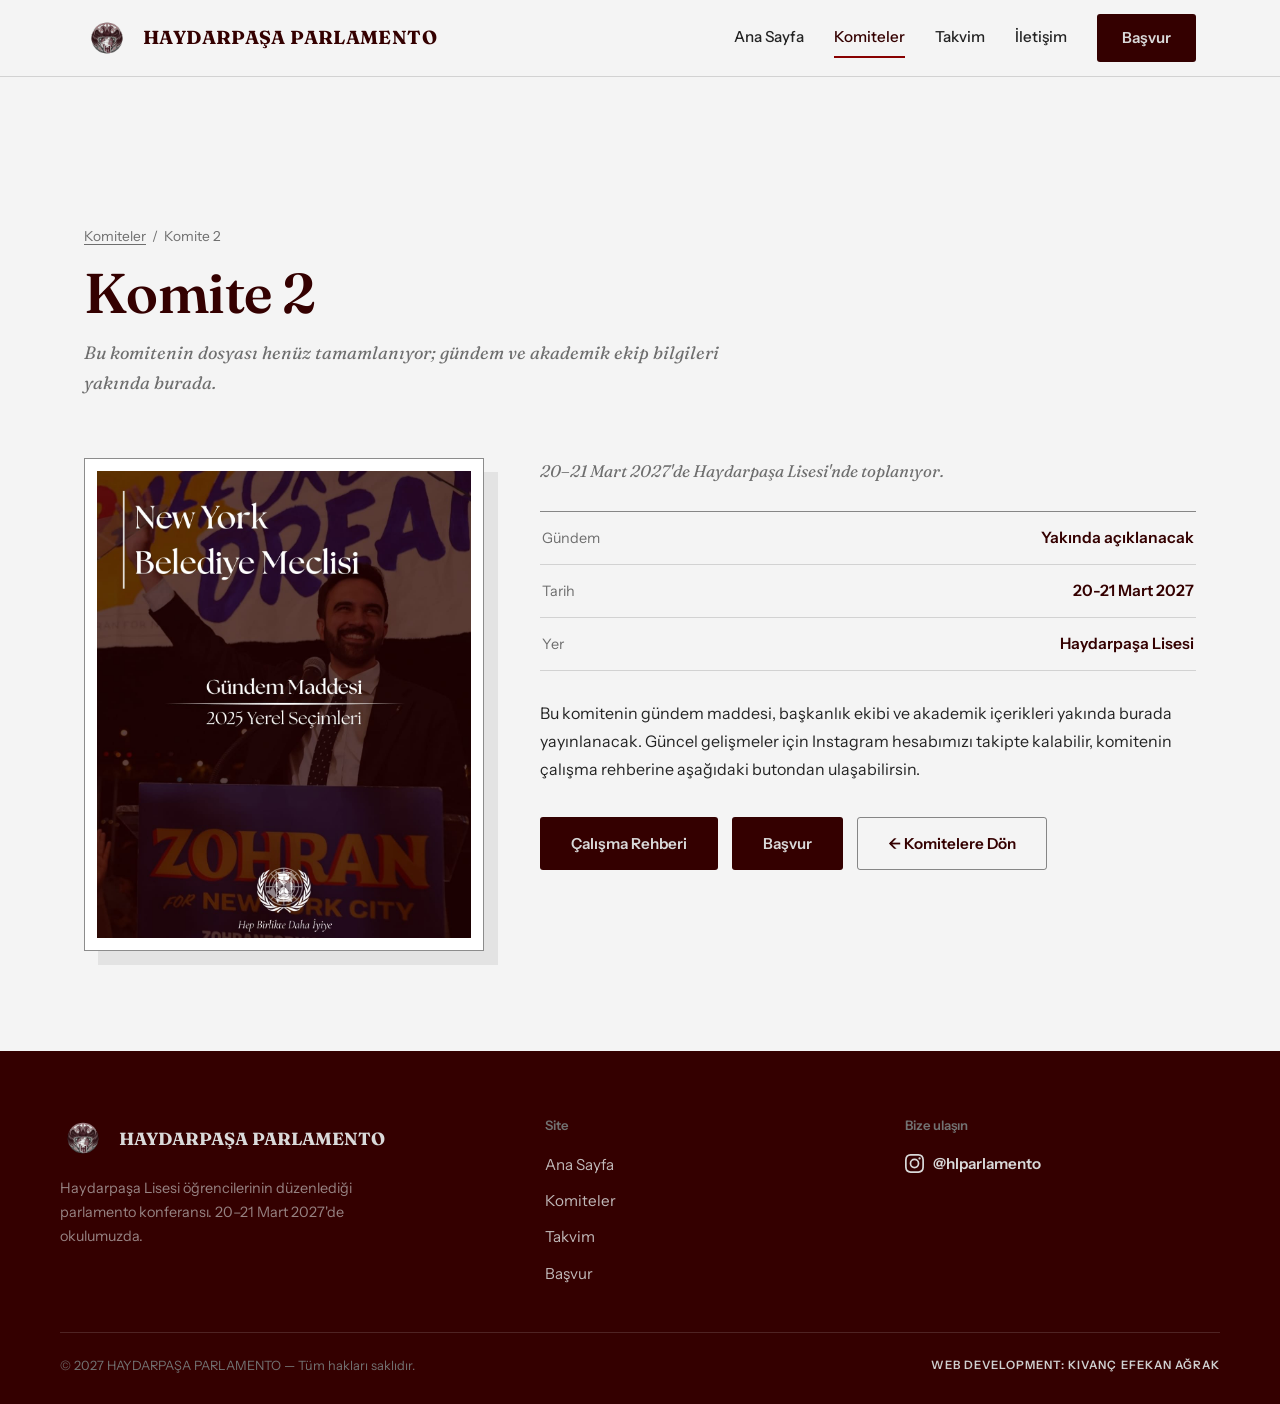
<file: komite-2.html>
<!DOCTYPE html>
<html lang="tr">
<head>
  <meta charset="UTF-8">
  <meta name="viewport" content="width=device-width, initial-scale=1">
  <title>Komite 2 — HAYDARPAŞA PARLAMENTO</title>
  <meta name="description" content="HAYDARPAŞA PARLAMENTO Komite 2 — 20-21 Mart 2027, Haydarpaşa Lisesi. Gündem ve çalışma rehberi bilgileri.">
  <link rel="icon" type="image/png" href="images/parlamento_logo.png">
  <link rel="preconnect" href="https://fonts.googleapis.com">
  <link rel="preconnect" href="https://fonts.gstatic.com" crossorigin>
  <link href="https://fonts.googleapis.com/css2?family=Fraunces:ital,opsz,wght@0,9..144,400;0,9..144,600;0,9..144,700;1,9..144,400;1,9..144,500;1,9..144,600&family=Instrument+Sans:wght@400;500;600&display=swap" rel="stylesheet">
  <link rel="stylesheet" href="css/style.css">
</head>
<body>

  <!-- <div class="topbar">
    <div class="container topbar-inner">
      <p>20&ndash;21 Mart 2027, Haydarpaşa Lisesi</p>
      <a href="https://www.instagram.com/hlparlamento/" target="_blank" rel="noopener">@hlparlamento</a>
    </div>
  </div> -->

  <header class="site-header">
    <div class="container header-inner">
      <a href="index.html" class="brand" aria-label="HAYDARPAŞA PARLAMENTO Ana Sayfa">
        <img src="images/parlamento_logo.png" alt="Haydarpaşa Parlamento Logosu" class="brand-logo" onerror="this.style.display='none'">
        <span class="brand-name">HAYDARPAŞA PARLAMENTO</span>
      </a>
      <nav class="main-nav" aria-label="Ana menü">
        <a href="index.html">Ana Sayfa</a>
        <a href="komiteler.html" class="active" aria-current="page">Komiteler</a>
        <a href="takvim.html">Takvim</a>
        <a href="iletisim.html">İletişim</a>
        <a href="basvuru.html" class="btn btn-ink">Başvur</a>
      </nav>
      <button class="menu-btn" aria-label="Menüyü aç" aria-expanded="false">
        <span></span><span></span>
      </button>
    </div>
  </header>

  <div class="mobile-nav">
    <nav aria-label="Mobil menü">
      <a href="index.html">Ana Sayfa</a>
      <a href="komiteler.html" class="active" aria-current="page">Komiteler</a>
      <a href="takvim.html">Takvim</a>
      <a href="iletisim.html">İletişim</a>
      <a href="basvuru.html" class="btn btn-paper">Başvur</a>
    </nav>
  </div>

  <main>

    <section class="page-head">
      <div class="container">
        <p class="breadcrumb"><a href="komiteler.html">Komiteler</a> &nbsp;/&nbsp; Komite 2</p>
        <h1>Komite 2</h1>
        <p class="standfirst">Bu komitenin dosyası henüz tamamlanıyor; gündem ve akademik ekip bilgileri yakında burada.</p>
      </div>
    </section>

    <section class="dossier">
      <div class="container">
        <div class="dossier-grid">
          <div class="dossier-poster">
            <img src="images/komite-2.png" alt="Komite 2 afişi">
          </div>
          <div class="dossier-info">
            <p class="dossier-sub">20&ndash;21 Mart 2027'de Haydarpaşa Lisesi'nde toplanıyor.</p>
            <dl class="specs">
              <div class="spec">
                <dt>Gündem</dt>
                <dd>Yakında açıklanacak</dd>
              </div>
              <div class="spec">
                <dt>Tarih</dt>
                <dd>20-21 Mart 2027</dd>
              </div>
              <div class="spec">
                <dt>Yer</dt>
                <dd>Haydarpaşa Lisesi</dd>
              </div>
            </dl>
            <p class="dossier-desc">Bu komitenin gündem maddesi, başkanlık ekibi ve akademik içerikleri yakında burada yayınlanacak. Güncel gelişmeler için Instagram hesabımızı takipte kalabilir, komitenin çalışma rehberine aşağıdaki butondan ulaşabilirsin.</p>
            <div class="dossier-actions">
              <a href="https://www.instagram.com/hlparlamento?utm_source=ig_web_button_share_sheet&dmpr=ZDNlZDc0MzIxNw==" target="_blank" rel="noopener" class="btn btn-maroon">Çalışma Rehberi</a>
              <a href="basvuru.html" class="btn btn-ink">Başvur</a>
              <a href="komiteler.html" class="btn btn-ghost">&larr; Komitelere Dön</a>
            </div>
          </div>
        </div>
      </div>
    </section>

  </main>

  <footer class="site-footer">
    <div class="foot-grid">
      <div>
        <div class="foot-brand">
          <img src="images/parlamento_logo.png" alt="Haydarpaşa Parlamento Logosu" onerror="this.style.display='none'">
          <span>HAYDARPAŞA PARLAMENTO</span>
        </div>
        <p class="foot-desc">Haydarpaşa Lisesi öğrencilerinin düzenlediği parlamento konferansı. 20&ndash;21 Mart 2027'de okulumuzda.</p>
      </div>
      <div>
        <h4 class="foot-title">Site</h4>
        <ul class="foot-links">
          <li><a href="index.html">Ana Sayfa</a></li>
          <li><a href="komiteler.html">Komiteler</a></li>
          <li><a href="takvim.html">Takvim</a></li>
          <li><a href="basvuru.html">Başvur</a></li>
        </ul>
      </div>
      <div>
        <h4 class="foot-title">Bize ulaşın</h4>
        <a href="https://www.instagram.com/hlparlamento/" target="_blank" rel="noopener" class="foot-social">
          <svg viewBox="0 0 24 24" aria-hidden="true"><path d="M12 2.163c3.204 0 3.584.012 4.85.07 3.252.148 4.771 1.691 4.919 4.919.058 1.265.069 1.645.069 4.849 0 3.205-.012 3.584-.069 4.849-.149 3.225-1.664 4.771-4.919 4.919-1.266.058-1.644.07-4.85.07-3.204 0-3.584-.012-4.849-.07-3.26-.149-4.771-1.699-4.919-4.92-.058-1.265-.07-1.644-.07-4.849 0-3.204.013-3.583.07-4.849.149-3.227 1.664-4.771 4.919-4.919 1.266-.057 1.645-.069 4.849-.069zM12 0C8.741 0 8.333.014 7.053.072 2.695.272.273 2.69.073 7.052.014 8.333 0 8.741 0 12c0 3.259.014 3.668.072 4.948.2 4.358 2.618 6.78 6.98 6.98C8.333 23.986 8.741 24 12 24c3.259 0 3.668-.014 4.948-.072 4.354-.2 6.782-2.618 6.979-6.98.059-1.28.073-1.689.073-4.948 0-3.259-.014-3.667-.072-4.947-.196-4.354-2.617-6.78-6.979-6.98C15.668.014 15.259 0 12 0zm0 5.838a6.162 6.162 0 1 0 0 12.324 6.162 6.162 0 0 0 0-12.324zM12 16a4 4 0 1 1 0-8 4 4 0 0 1 0 8zm6.406-11.845a1.44 1.44 0 1 0 0 2.881 1.44 1.44 0 0 0 0-2.881z"/></svg>
          @hlparlamento
        </a>
      </div>
    </div>
    <div class="foot-bottom">
      <p>&copy; <span class="year">2027</span> HAYDARPAŞA PARLAMENTO &mdash; Tüm hakları saklıdır.</p>
      <p class="foot-dev">WEB DEVELOPMENT: KIVANÇ EFEKAN AĞRAK</p>
    </div>
  </footer>

  <script src="js/script.js"></script>
</body>
</html>
</file>
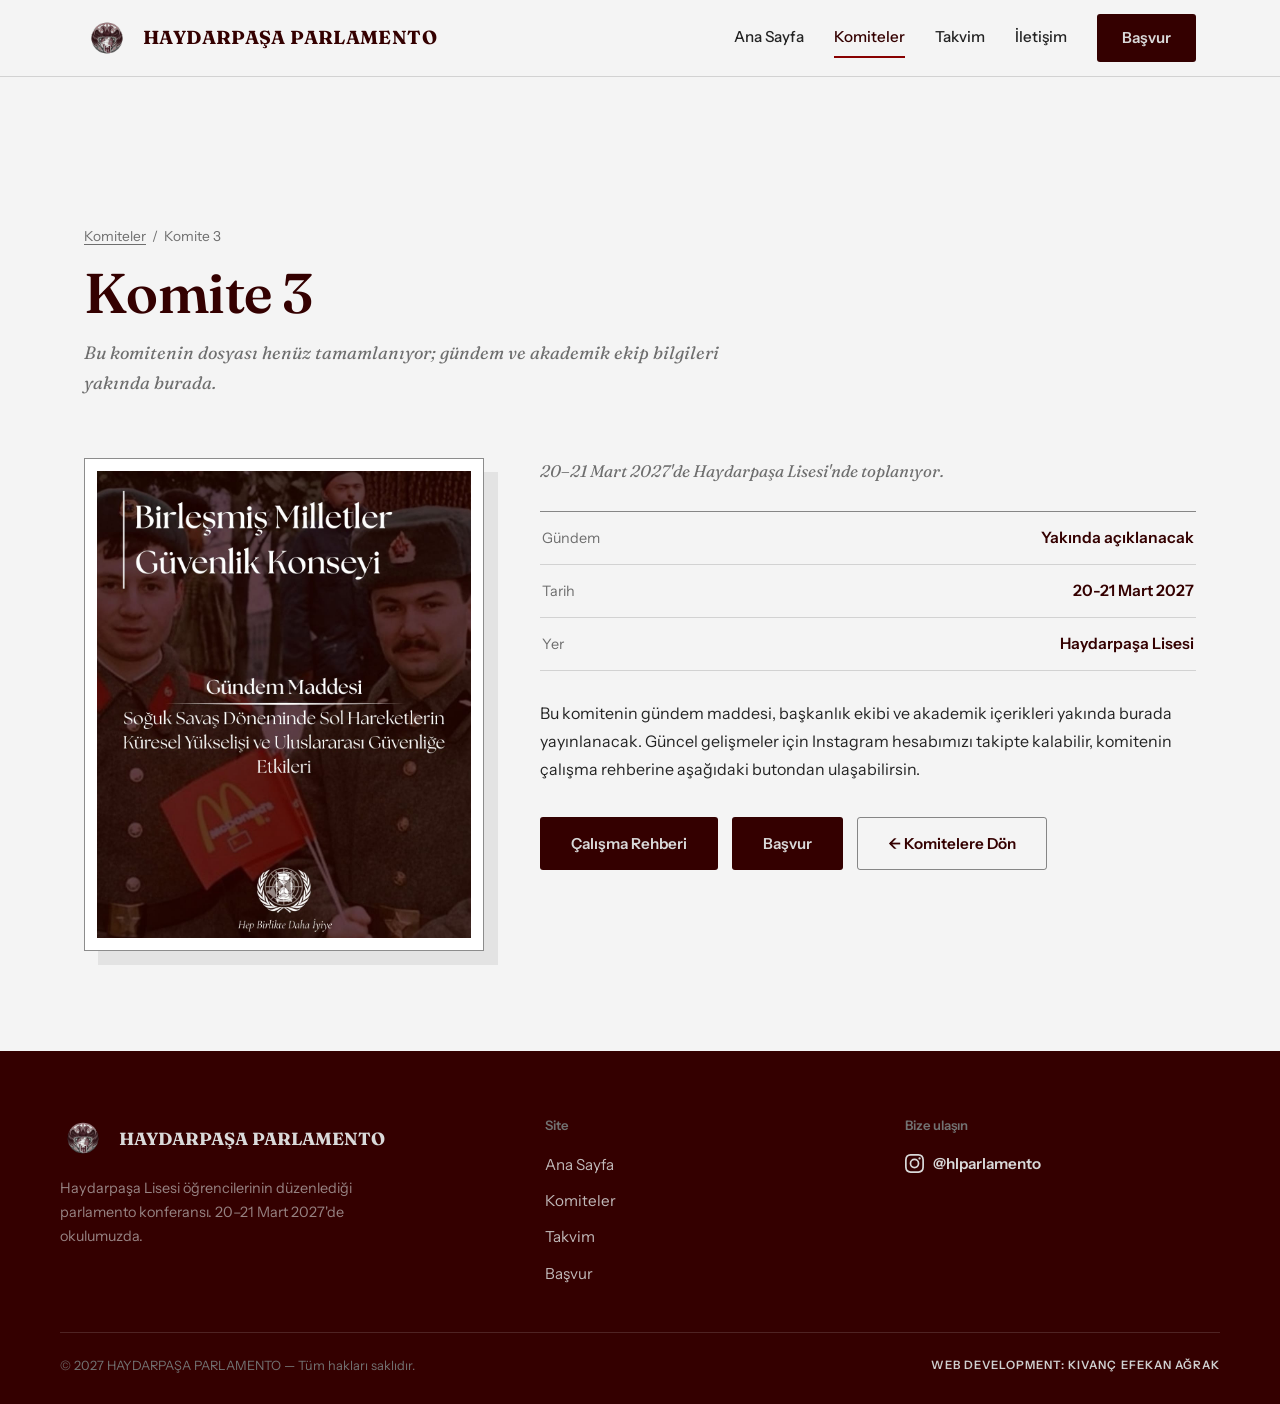
<file: komite-3.html>
<!DOCTYPE html>
<html lang="tr">
<head>
  <meta charset="UTF-8">
  <meta name="viewport" content="width=device-width, initial-scale=1">
  <title>Komite 3 — HAYDARPAŞA PARLAMENTO</title>
  <meta name="description" content="HAYDARPAŞA PARLAMENTO Komite 3 — 20-21 Mart 2027, Haydarpaşa Lisesi. Gündem ve çalışma rehberi bilgileri.">
  <link rel="icon" type="image/png" href="images/parlamento_logo.png">
  <link rel="preconnect" href="https://fonts.googleapis.com">
  <link rel="preconnect" href="https://fonts.gstatic.com" crossorigin>
  <link href="https://fonts.googleapis.com/css2?family=Fraunces:ital,opsz,wght@0,9..144,400;0,9..144,600;0,9..144,700;1,9..144,400;1,9..144,500;1,9..144,600&family=Instrument+Sans:wght@400;500;600&display=swap" rel="stylesheet">
  <link rel="stylesheet" href="css/style.css">
</head>
<body>

  <!-- <div class="topbar">
    <div class="container topbar-inner">
      <p>20&ndash;21 Mart 2027, Haydarpaşa Lisesi</p>
      <a href="https://www.instagram.com/hlparlamento/" target="_blank" rel="noopener">@hlparlamento</a>
    </div>
  </div> -->

  <header class="site-header">
    <div class="container header-inner">
      <a href="index.html" class="brand" aria-label="HAYDARPAŞA PARLAMENTO Ana Sayfa">
        <img src="images/parlamento_logo.png" alt="Haydarpaşa Parlamento Logosu" class="brand-logo" onerror="this.style.display='none'">
        <span class="brand-name">HAYDARPAŞA PARLAMENTO</span>
      </a>
      <nav class="main-nav" aria-label="Ana menü">
        <a href="index.html">Ana Sayfa</a>
        <a href="komiteler.html" class="active" aria-current="page">Komiteler</a>
        <a href="takvim.html">Takvim</a>
        <a href="iletisim.html">İletişim</a>
        <a href="basvuru.html" class="btn btn-ink">Başvur</a>
      </nav>
      <button class="menu-btn" aria-label="Menüyü aç" aria-expanded="false">
        <span></span><span></span>
      </button>
    </div>
  </header>

  <div class="mobile-nav">
    <nav aria-label="Mobil menü">
      <a href="index.html">Ana Sayfa</a>
      <a href="komiteler.html" class="active" aria-current="page">Komiteler</a>
      <a href="takvim.html">Takvim</a>
      <a href="iletisim.html">İletişim</a>
      <a href="basvuru.html" class="btn btn-paper">Başvur</a>
    </nav>
  </div>

  <main>

    <section class="page-head">
      <div class="container">
        <p class="breadcrumb"><a href="komiteler.html">Komiteler</a> &nbsp;/&nbsp; Komite 3</p>
        <h1>Komite 3</h1>
        <p class="standfirst">Bu komitenin dosyası henüz tamamlanıyor; gündem ve akademik ekip bilgileri yakında burada.</p>
      </div>
    </section>

    <section class="dossier">
      <div class="container">
        <div class="dossier-grid">
          <div class="dossier-poster">
            <img src="images/komite-3.png" alt="Komite 3 afişi">
          </div>
          <div class="dossier-info">
            <p class="dossier-sub">20&ndash;21 Mart 2027'de Haydarpaşa Lisesi'nde toplanıyor.</p>
            <dl class="specs">
              <div class="spec">
                <dt>Gündem</dt>
                <dd>Yakında açıklanacak</dd>
              </div>
              <div class="spec">
                <dt>Tarih</dt>
                <dd>20-21 Mart 2027</dd>
              </div>
              <div class="spec">
                <dt>Yer</dt>
                <dd>Haydarpaşa Lisesi</dd>
              </div>
            </dl>
            <p class="dossier-desc">Bu komitenin gündem maddesi, başkanlık ekibi ve akademik içerikleri yakında burada yayınlanacak. Güncel gelişmeler için Instagram hesabımızı takipte kalabilir, komitenin çalışma rehberine aşağıdaki butondan ulaşabilirsin.</p>
            <div class="dossier-actions">
              <a href="https://www.instagram.com/hlparlamento?utm_source=ig_web_button_share_sheet&dmpr=ZDNlZDc0MzIxNw==" target="_blank" rel="noopener" class="btn btn-maroon">Çalışma Rehberi</a>
              <a href="basvuru.html" class="btn btn-ink">Başvur</a>
              <a href="komiteler.html" class="btn btn-ghost">&larr; Komitelere Dön</a>
            </div>
          </div>
        </div>
      </div>
    </section>

  </main>

  <footer class="site-footer">
    <div class="foot-grid">
      <div>
        <div class="foot-brand">
          <img src="images/parlamento_logo.png" alt="Haydarpaşa Parlamento Logosu" onerror="this.style.display='none'">
          <span>HAYDARPAŞA PARLAMENTO</span>
        </div>
        <p class="foot-desc">Haydarpaşa Lisesi öğrencilerinin düzenlediği parlamento konferansı. 20&ndash;21 Mart 2027'de okulumuzda.</p>
      </div>
      <div>
        <h4 class="foot-title">Site</h4>
        <ul class="foot-links">
          <li><a href="index.html">Ana Sayfa</a></li>
          <li><a href="komiteler.html">Komiteler</a></li>
          <li><a href="takvim.html">Takvim</a></li>
          <li><a href="basvuru.html">Başvur</a></li>
        </ul>
      </div>
      <div>
        <h4 class="foot-title">Bize ulaşın</h4>
        <a href="https://www.instagram.com/hlparlamento/" target="_blank" rel="noopener" class="foot-social">
          <svg viewBox="0 0 24 24" aria-hidden="true"><path d="M12 2.163c3.204 0 3.584.012 4.85.07 3.252.148 4.771 1.691 4.919 4.919.058 1.265.069 1.645.069 4.849 0 3.205-.012 3.584-.069 4.849-.149 3.225-1.664 4.771-4.919 4.919-1.266.058-1.644.07-4.85.07-3.204 0-3.584-.012-4.849-.07-3.26-.149-4.771-1.699-4.919-4.92-.058-1.265-.07-1.644-.07-4.849 0-3.204.013-3.583.07-4.849.149-3.227 1.664-4.771 4.919-4.919 1.266-.057 1.645-.069 4.849-.069zM12 0C8.741 0 8.333.014 7.053.072 2.695.272.273 2.69.073 7.052.014 8.333 0 8.741 0 12c0 3.259.014 3.668.072 4.948.2 4.358 2.618 6.78 6.98 6.98C8.333 23.986 8.741 24 12 24c3.259 0 3.668-.014 4.948-.072 4.354-.2 6.782-2.618 6.979-6.98.059-1.28.073-1.689.073-4.948 0-3.259-.014-3.667-.072-4.947-.196-4.354-2.617-6.78-6.979-6.98C15.668.014 15.259 0 12 0zm0 5.838a6.162 6.162 0 1 0 0 12.324 6.162 6.162 0 0 0 0-12.324zM12 16a4 4 0 1 1 0-8 4 4 0 0 1 0 8zm6.406-11.845a1.44 1.44 0 1 0 0 2.881 1.44 1.44 0 0 0 0-2.881z"/></svg>
          @hlparlamento
        </a>
      </div>
    </div>
    <div class="foot-bottom">
      <p>&copy; <span class="year">2027</span> HAYDARPAŞA PARLAMENTO &mdash; Tüm hakları saklıdır.</p>
      <p class="foot-dev">WEB DEVELOPMENT: KIVANÇ EFEKAN AĞRAK</p>
    </div>
  </footer>

  <script src="js/script.js"></script>
</body>
</html>
</file>
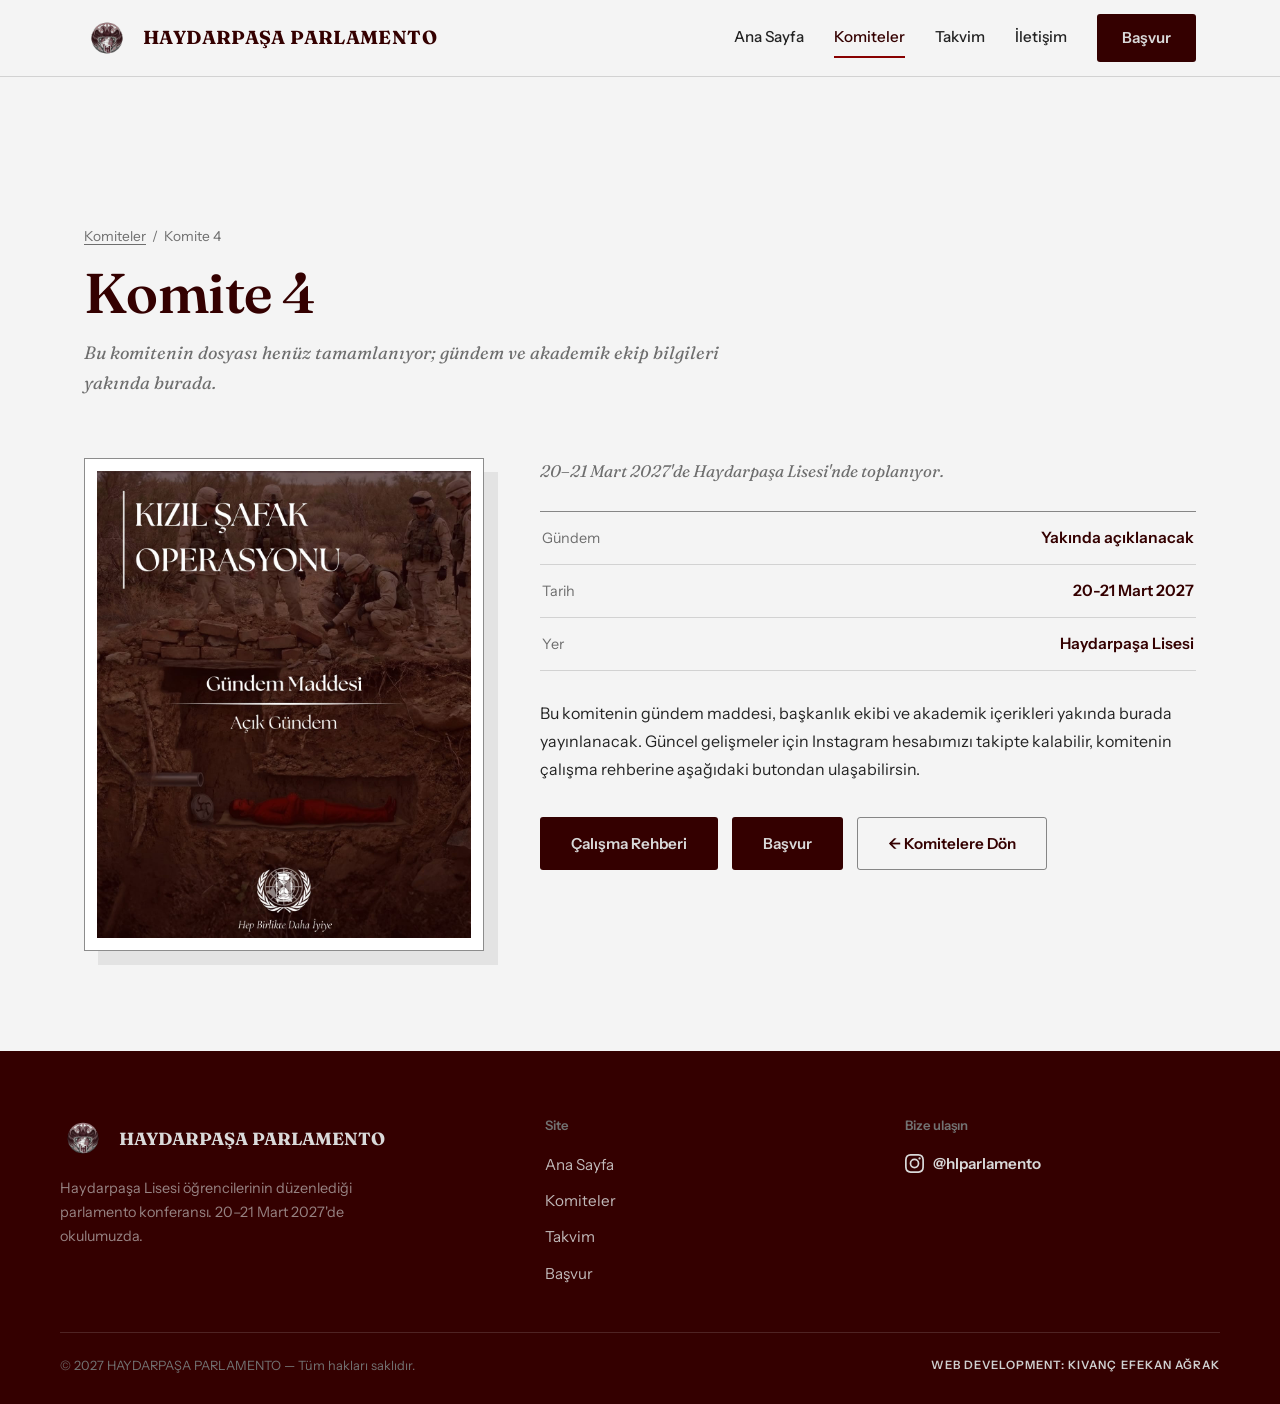
<file: komite-4.html>
<!DOCTYPE html>
<html lang="tr">
<head>
  <meta charset="UTF-8">
  <meta name="viewport" content="width=device-width, initial-scale=1">
  <title>Komite 4 — HAYDARPAŞA PARLAMENTO</title>
  <meta name="description" content="HAYDARPAŞA PARLAMENTO Komite 4 — 20-21 Mart 2027, Haydarpaşa Lisesi. Gündem ve çalışma rehberi bilgileri.">
  <link rel="icon" type="image/png" href="images/parlamento_logo.png">
  <link rel="preconnect" href="https://fonts.googleapis.com">
  <link rel="preconnect" href="https://fonts.gstatic.com" crossorigin>
  <link href="https://fonts.googleapis.com/css2?family=Fraunces:ital,opsz,wght@0,9..144,400;0,9..144,600;0,9..144,700;1,9..144,400;1,9..144,500;1,9..144,600&family=Instrument+Sans:wght@400;500;600&display=swap" rel="stylesheet">
  <link rel="stylesheet" href="css/style.css">
</head>
<body>

  <!-- <div class="topbar">
    <div class="container topbar-inner">
      <p>20&ndash;21 Mart 2027, Haydarpaşa Lisesi</p>
      <a href="https://www.instagram.com/hlparlamento/" target="_blank" rel="noopener">@hlparlamento</a>
    </div>
  </div> -->

  <header class="site-header">
    <div class="container header-inner">
      <a href="index.html" class="brand" aria-label="HAYDARPAŞA PARLAMENTO Ana Sayfa">
        <img src="images/parlamento_logo.png" alt="Haydarpaşa Parlamento Logosu" class="brand-logo" onerror="this.style.display='none'">
        <span class="brand-name">HAYDARPAŞA PARLAMENTO</span>
      </a>
      <nav class="main-nav" aria-label="Ana menü">
        <a href="index.html">Ana Sayfa</a>
        <a href="komiteler.html" class="active" aria-current="page">Komiteler</a>
        <a href="takvim.html">Takvim</a>
        <a href="iletisim.html">İletişim</a>
        <a href="basvuru.html" class="btn btn-ink">Başvur</a>
      </nav>
      <button class="menu-btn" aria-label="Menüyü aç" aria-expanded="false">
        <span></span><span></span>
      </button>
    </div>
  </header>

  <div class="mobile-nav">
    <nav aria-label="Mobil menü">
      <a href="index.html">Ana Sayfa</a>
      <a href="komiteler.html" class="active" aria-current="page">Komiteler</a>
      <a href="takvim.html">Takvim</a>
      <a href="iletisim.html">İletişim</a>
      <a href="basvuru.html" class="btn btn-paper">Başvur</a>
    </nav>
  </div>

  <main>

    <section class="page-head">
      <div class="container">
        <p class="breadcrumb"><a href="komiteler.html">Komiteler</a> &nbsp;/&nbsp; Komite 4</p>
        <h1>Komite 4</h1>
        <p class="standfirst">Bu komitenin dosyası henüz tamamlanıyor; gündem ve akademik ekip bilgileri yakında burada.</p>
      </div>
    </section>

    <section class="dossier">
      <div class="container">
        <div class="dossier-grid">
          <div class="dossier-poster">
            <img src="images/komite-4.png" alt="Komite 4 afişi">
          </div>
          <div class="dossier-info">
            <p class="dossier-sub">20&ndash;21 Mart 2027'de Haydarpaşa Lisesi'nde toplanıyor.</p>
            <dl class="specs">
              <div class="spec">
                <dt>Gündem</dt>
                <dd>Yakında açıklanacak</dd>
              </div>
              <div class="spec">
                <dt>Tarih</dt>
                <dd>20-21 Mart 2027</dd>
              </div>
              <div class="spec">
                <dt>Yer</dt>
                <dd>Haydarpaşa Lisesi</dd>
              </div>
            </dl>
            <p class="dossier-desc">Bu komitenin gündem maddesi, başkanlık ekibi ve akademik içerikleri yakında burada yayınlanacak. Güncel gelişmeler için Instagram hesabımızı takipte kalabilir, komitenin çalışma rehberine aşağıdaki butondan ulaşabilirsin.</p>
            <div class="dossier-actions">
              <a href="https://www.instagram.com/hlparlamento?utm_source=ig_web_button_share_sheet&dmpr=ZDNlZDc0MzIxNw==" target="_blank" rel="noopener" class="btn btn-maroon">Çalışma Rehberi</a>
              <a href="basvuru.html" class="btn btn-ink">Başvur</a>
              <a href="komiteler.html" class="btn btn-ghost">&larr; Komitelere Dön</a>
            </div>
          </div>
        </div>
      </div>
    </section>

  </main>

  <footer class="site-footer">
    <div class="foot-grid">
      <div>
        <div class="foot-brand">
          <img src="images/parlamento_logo.png" alt="Haydarpaşa Parlamento Logosu" onerror="this.style.display='none'">
          <span>HAYDARPAŞA PARLAMENTO</span>
        </div>
        <p class="foot-desc">Haydarpaşa Lisesi öğrencilerinin düzenlediği parlamento konferansı. 20&ndash;21 Mart 2027'de okulumuzda.</p>
      </div>
      <div>
        <h4 class="foot-title">Site</h4>
        <ul class="foot-links">
          <li><a href="index.html">Ana Sayfa</a></li>
          <li><a href="komiteler.html">Komiteler</a></li>
          <li><a href="takvim.html">Takvim</a></li>
          <li><a href="basvuru.html">Başvur</a></li>
        </ul>
      </div>
      <div>
        <h4 class="foot-title">Bize ulaşın</h4>
        <a href="https://www.instagram.com/hlparlamento/" target="_blank" rel="noopener" class="foot-social">
          <svg viewBox="0 0 24 24" aria-hidden="true"><path d="M12 2.163c3.204 0 3.584.012 4.85.07 3.252.148 4.771 1.691 4.919 4.919.058 1.265.069 1.645.069 4.849 0 3.205-.012 3.584-.069 4.849-.149 3.225-1.664 4.771-4.919 4.919-1.266.058-1.644.07-4.85.07-3.204 0-3.584-.012-4.849-.07-3.26-.149-4.771-1.699-4.919-4.92-.058-1.265-.07-1.644-.07-4.849 0-3.204.013-3.583.07-4.849.149-3.227 1.664-4.771 4.919-4.919 1.266-.057 1.645-.069 4.849-.069zM12 0C8.741 0 8.333.014 7.053.072 2.695.272.273 2.69.073 7.052.014 8.333 0 8.741 0 12c0 3.259.014 3.668.072 4.948.2 4.358 2.618 6.78 6.98 6.98C8.333 23.986 8.741 24 12 24c3.259 0 3.668-.014 4.948-.072 4.354-.2 6.782-2.618 6.979-6.98.059-1.28.073-1.689.073-4.948 0-3.259-.014-3.667-.072-4.947-.196-4.354-2.617-6.78-6.979-6.98C15.668.014 15.259 0 12 0zm0 5.838a6.162 6.162 0 1 0 0 12.324 6.162 6.162 0 0 0 0-12.324zM12 16a4 4 0 1 1 0-8 4 4 0 0 1 0 8zm6.406-11.845a1.44 1.44 0 1 0 0 2.881 1.44 1.44 0 0 0 0-2.881z"/></svg>
          @hlparlamento
        </a>
      </div>
    </div>
    <div class="foot-bottom">
      <p>&copy; <span class="year">2027</span> HAYDARPAŞA PARLAMENTO &mdash; Tüm hakları saklıdır.</p>
      <p class="foot-dev">WEB DEVELOPMENT: KIVANÇ EFEKAN AĞRAK</p>
    </div>
  </footer>

  <script src="js/script.js"></script>
</body>
</html>
</file>
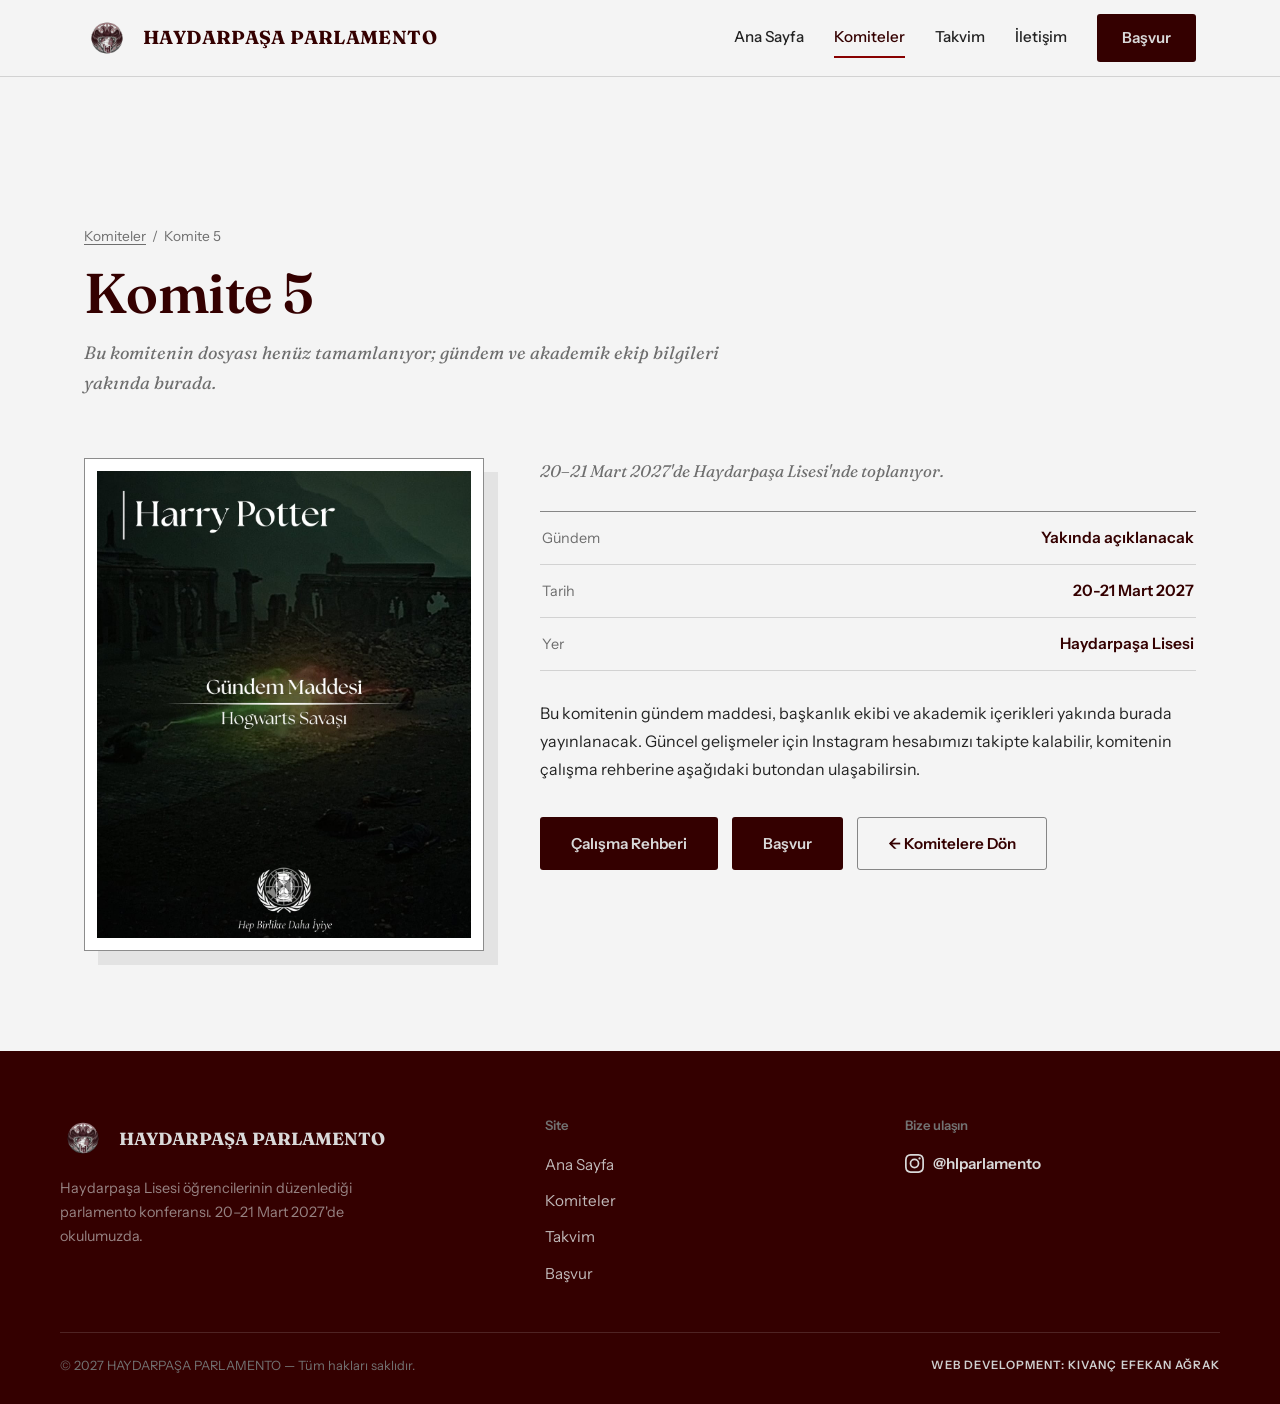
<file: komite-5.html>
<!DOCTYPE html>
<html lang="tr">
<head>
  <meta charset="UTF-8">
  <meta name="viewport" content="width=device-width, initial-scale=1">
  <title>Komite 5 — HAYDARPAŞA PARLAMENTO</title>
  <meta name="description" content="HAYDARPAŞA PARLAMENTO Komite 5 — 20-21 Mart 2027, Haydarpaşa Lisesi. Gündem ve çalışma rehberi bilgileri.">
  <link rel="icon" type="image/png" href="images/parlamento_logo.png">
  <link rel="preconnect" href="https://fonts.googleapis.com">
  <link rel="preconnect" href="https://fonts.gstatic.com" crossorigin>
  <link href="https://fonts.googleapis.com/css2?family=Fraunces:ital,opsz,wght@0,9..144,400;0,9..144,600;0,9..144,700;1,9..144,400;1,9..144,500;1,9..144,600&family=Instrument+Sans:wght@400;500;600&display=swap" rel="stylesheet">
  <link rel="stylesheet" href="css/style.css">
</head>
<body>

  <!-- <div class="topbar">
    <div class="container topbar-inner">
      <p>20&ndash;21 Mart 2027, Haydarpaşa Lisesi</p>
      <a href="https://www.instagram.com/hlparlamento/" target="_blank" rel="noopener">@hlparlamento</a>
    </div>
  </div> -->

  <header class="site-header">
    <div class="container header-inner">
      <a href="index.html" class="brand" aria-label="HAYDARPAŞA PARLAMENTO Ana Sayfa">
        <img src="images/parlamento_logo.png" alt="Haydarpaşa Parlamento Logosu" class="brand-logo" onerror="this.style.display='none'">
        <span class="brand-name">HAYDARPAŞA PARLAMENTO</span>
      </a>
      <nav class="main-nav" aria-label="Ana menü">
        <a href="index.html">Ana Sayfa</a>
        <a href="komiteler.html" class="active" aria-current="page">Komiteler</a>
        <a href="takvim.html">Takvim</a>
        <a href="iletisim.html">İletişim</a>
        <a href="basvuru.html" class="btn btn-ink">Başvur</a>
      </nav>
      <button class="menu-btn" aria-label="Menüyü aç" aria-expanded="false">
        <span></span><span></span>
      </button>
    </div>
  </header>

  <div class="mobile-nav">
    <nav aria-label="Mobil menü">
      <a href="index.html">Ana Sayfa</a>
      <a href="komiteler.html" class="active" aria-current="page">Komiteler</a>
      <a href="takvim.html">Takvim</a>
      <a href="iletisim.html">İletişim</a>
      <a href="basvuru.html" class="btn btn-paper">Başvur</a>
    </nav>
  </div>

  <main>

    <section class="page-head">
      <div class="container">
        <p class="breadcrumb"><a href="komiteler.html">Komiteler</a> &nbsp;/&nbsp; Komite 5</p>
        <h1>Komite 5</h1>
        <p class="standfirst">Bu komitenin dosyası henüz tamamlanıyor; gündem ve akademik ekip bilgileri yakında burada.</p>
      </div>
    </section>

    <section class="dossier">
      <div class="container">
        <div class="dossier-grid">
          <div class="dossier-poster">
            <img src="images/komite-5.png" alt="Komite 5 afişi">
          </div>
          <div class="dossier-info">
            <p class="dossier-sub">20&ndash;21 Mart 2027'de Haydarpaşa Lisesi'nde toplanıyor.</p>
            <dl class="specs">
              <div class="spec">
                <dt>Gündem</dt>
                <dd>Yakında açıklanacak</dd>
              </div>
              <div class="spec">
                <dt>Tarih</dt>
                <dd>20-21 Mart 2027</dd>
              </div>
              <div class="spec">
                <dt>Yer</dt>
                <dd>Haydarpaşa Lisesi</dd>
              </div>
            </dl>
            <p class="dossier-desc">Bu komitenin gündem maddesi, başkanlık ekibi ve akademik içerikleri yakında burada yayınlanacak. Güncel gelişmeler için Instagram hesabımızı takipte kalabilir, komitenin çalışma rehberine aşağıdaki butondan ulaşabilirsin.</p>
            <div class="dossier-actions">
              <a href="https://www.instagram.com/hlparlamento?utm_source=ig_web_button_share_sheet&dmpr=ZDNlZDc0MzIxNw==" target="_blank" rel="noopener" class="btn btn-maroon">Çalışma Rehberi</a>
              <a href="basvuru.html" class="btn btn-ink">Başvur</a>
              <a href="komiteler.html" class="btn btn-ghost">&larr; Komitelere Dön</a>
            </div>
          </div>
        </div>
      </div>
    </section>

  </main>

  <footer class="site-footer">
    <div class="foot-grid">
      <div>
        <div class="foot-brand">
          <img src="images/parlamento_logo.png" alt="Haydarpaşa Parlamento Logosu" onerror="this.style.display='none'">
          <span>HAYDARPAŞA PARLAMENTO</span>
        </div>
        <p class="foot-desc">Haydarpaşa Lisesi öğrencilerinin düzenlediği parlamento konferansı. 20&ndash;21 Mart 2027'de okulumuzda.</p>
      </div>
      <div>
        <h4 class="foot-title">Site</h4>
        <ul class="foot-links">
          <li><a href="index.html">Ana Sayfa</a></li>
          <li><a href="komiteler.html">Komiteler</a></li>
          <li><a href="takvim.html">Takvim</a></li>
          <li><a href="basvuru.html">Başvur</a></li>
        </ul>
      </div>
      <div>
        <h4 class="foot-title">Bize ulaşın</h4>
        <a href="https://www.instagram.com/hlparlamento/" target="_blank" rel="noopener" class="foot-social">
          <svg viewBox="0 0 24 24" aria-hidden="true"><path d="M12 2.163c3.204 0 3.584.012 4.85.07 3.252.148 4.771 1.691 4.919 4.919.058 1.265.069 1.645.069 4.849 0 3.205-.012 3.584-.069 4.849-.149 3.225-1.664 4.771-4.919 4.919-1.266.058-1.644.07-4.85.07-3.204 0-3.584-.012-4.849-.07-3.26-.149-4.771-1.699-4.919-4.92-.058-1.265-.07-1.644-.07-4.849 0-3.204.013-3.583.07-4.849.149-3.227 1.664-4.771 4.919-4.919 1.266-.057 1.645-.069 4.849-.069zM12 0C8.741 0 8.333.014 7.053.072 2.695.272.273 2.69.073 7.052.014 8.333 0 8.741 0 12c0 3.259.014 3.668.072 4.948.2 4.358 2.618 6.78 6.98 6.98C8.333 23.986 8.741 24 12 24c3.259 0 3.668-.014 4.948-.072 4.354-.2 6.782-2.618 6.979-6.98.059-1.28.073-1.689.073-4.948 0-3.259-.014-3.667-.072-4.947-.196-4.354-2.617-6.78-6.979-6.98C15.668.014 15.259 0 12 0zm0 5.838a6.162 6.162 0 1 0 0 12.324 6.162 6.162 0 0 0 0-12.324zM12 16a4 4 0 1 1 0-8 4 4 0 0 1 0 8zm6.406-11.845a1.44 1.44 0 1 0 0 2.881 1.44 1.44 0 0 0 0-2.881z"/></svg>
          @hlparlamento
        </a>
      </div>
    </div>
    <div class="foot-bottom">
      <p>&copy; <span class="year">2027</span> HAYDARPAŞA PARLAMENTO &mdash; Tüm hakları saklıdır.</p>
      <p class="foot-dev">WEB DEVELOPMENT: KIVANÇ EFEKAN AĞRAK</p>
    </div>
  </footer>

  <script src="js/script.js"></script>
</body>
</html>
</file>
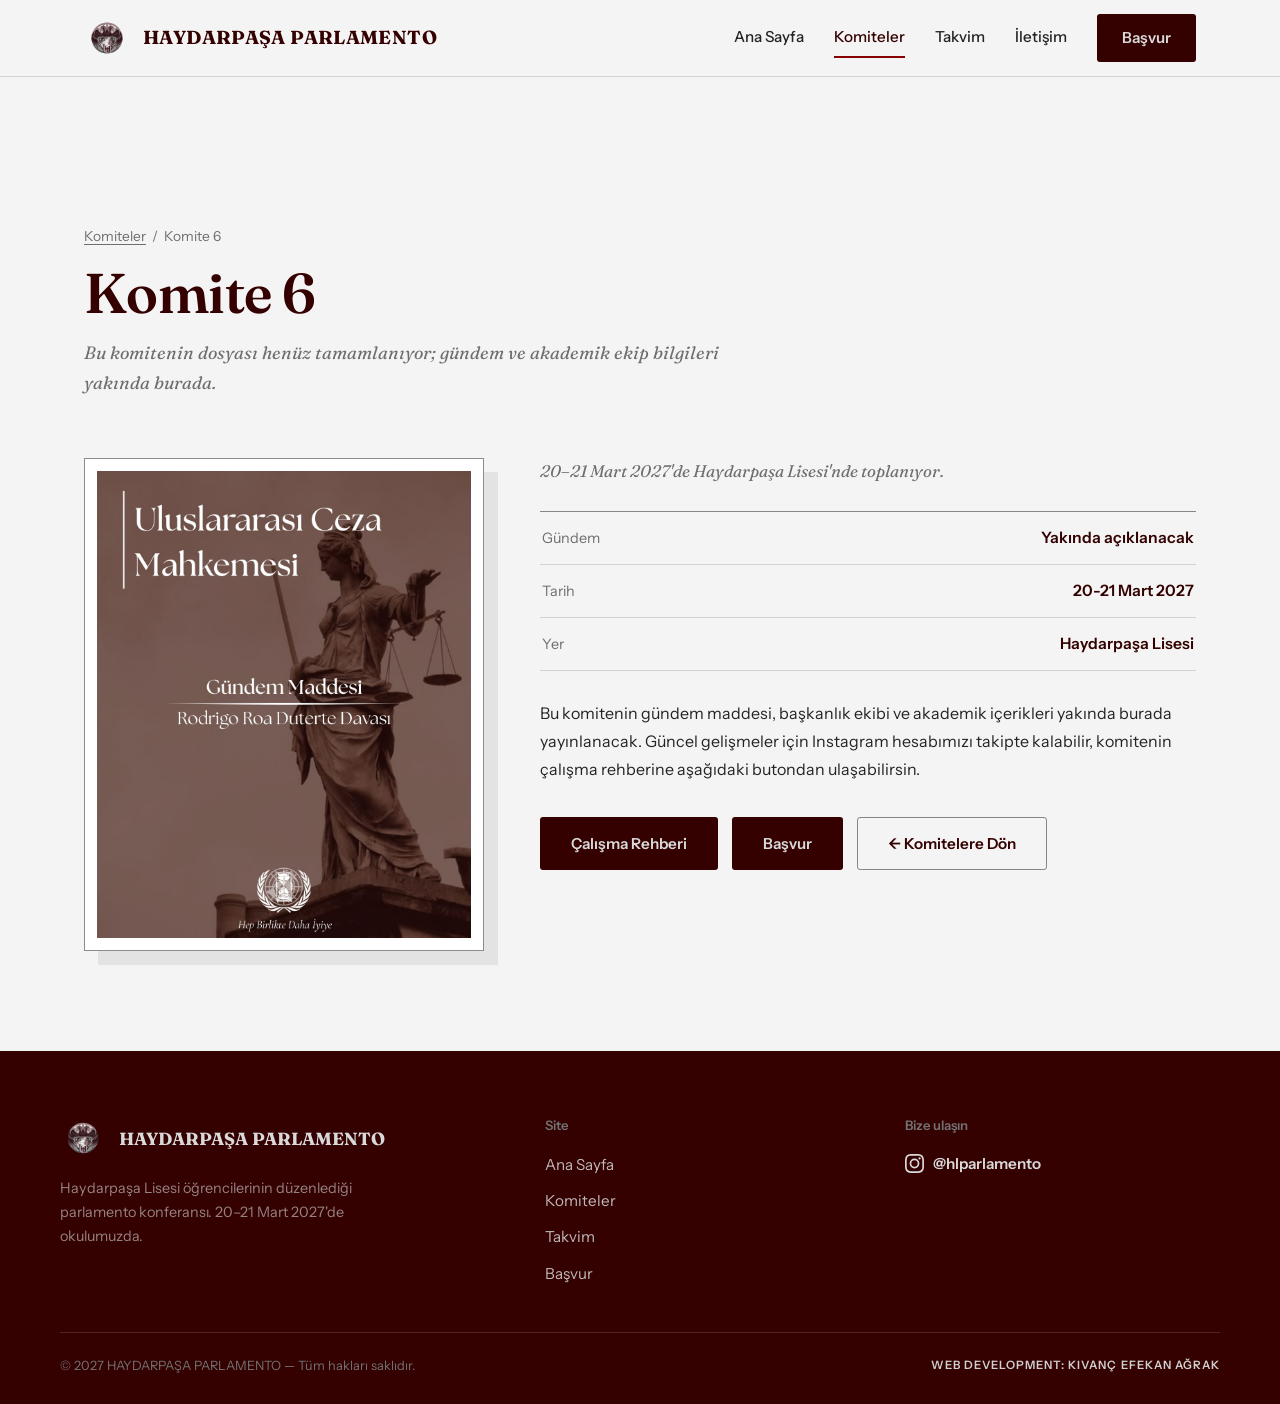
<file: komite-6.html>
<!DOCTYPE html>
<html lang="tr">
<head>
  <meta charset="UTF-8">
  <meta name="viewport" content="width=device-width, initial-scale=1">
  <title>Komite 6 — HAYDARPAŞA PARLAMENTO</title>
  <meta name="description" content="HAYDARPAŞA PARLAMENTO Komite 6 — 20-21 Mart 2027, Haydarpaşa Lisesi. Gündem ve çalışma rehberi bilgileri.">
  <link rel="icon" type="image/png" href="images/parlamento_logo.png">
  <link rel="preconnect" href="https://fonts.googleapis.com">
  <link rel="preconnect" href="https://fonts.gstatic.com" crossorigin>
  <link href="https://fonts.googleapis.com/css2?family=Fraunces:ital,opsz,wght@0,9..144,400;0,9..144,600;0,9..144,700;1,9..144,400;1,9..144,500;1,9..144,600&family=Instrument+Sans:wght@400;500;600&display=swap" rel="stylesheet">
  <link rel="stylesheet" href="css/style.css">
</head>
<body>

  <!-- <div class="topbar">
    <div class="container topbar-inner">
      <p>20&ndash;21 Mart 2027, Haydarpaşa Lisesi</p>
      <a href="https://www.instagram.com/hlparlamento/" target="_blank" rel="noopener">@hlparlamento</a>
    </div>
  </div> -->

  <header class="site-header">
    <div class="container header-inner">
      <a href="index.html" class="brand" aria-label="HAYDARPAŞA PARLAMENTO Ana Sayfa">
        <img src="images/parlamento_logo.png" alt="Haydarpaşa Parlamento Logosu" class="brand-logo" onerror="this.style.display='none'">
        <span class="brand-name">HAYDARPAŞA PARLAMENTO</span>
      </a>
      <nav class="main-nav" aria-label="Ana menü">
        <a href="index.html">Ana Sayfa</a>
        <a href="komiteler.html" class="active" aria-current="page">Komiteler</a>
        <a href="takvim.html">Takvim</a>
        <a href="iletisim.html">İletişim</a>
        <a href="basvuru.html" class="btn btn-ink">Başvur</a>
      </nav>
      <button class="menu-btn" aria-label="Menüyü aç" aria-expanded="false">
        <span></span><span></span>
      </button>
    </div>
  </header>

  <div class="mobile-nav">
    <nav aria-label="Mobil menü">
      <a href="index.html">Ana Sayfa</a>
      <a href="komiteler.html" class="active" aria-current="page">Komiteler</a>
      <a href="takvim.html">Takvim</a>
      <a href="iletisim.html">İletişim</a>
      <a href="basvuru.html" class="btn btn-paper">Başvur</a>
    </nav>
  </div>

  <main>

    <section class="page-head">
      <div class="container">
        <p class="breadcrumb"><a href="komiteler.html">Komiteler</a> &nbsp;/&nbsp; Komite 6</p>
        <h1>Komite 6</h1>
        <p class="standfirst">Bu komitenin dosyası henüz tamamlanıyor; gündem ve akademik ekip bilgileri yakında burada.</p>
      </div>
    </section>

    <section class="dossier">
      <div class="container">
        <div class="dossier-grid">
          <div class="dossier-poster">
            <img src="images/komite-6.png" alt="Komite 6 afişi">
          </div>
          <div class="dossier-info">
            <p class="dossier-sub">20&ndash;21 Mart 2027'de Haydarpaşa Lisesi'nde toplanıyor.</p>
            <dl class="specs">
              <div class="spec">
                <dt>Gündem</dt>
                <dd>Yakında açıklanacak</dd>
              </div>
              <div class="spec">
                <dt>Tarih</dt>
                <dd>20-21 Mart 2027</dd>
              </div>
              <div class="spec">
                <dt>Yer</dt>
                <dd>Haydarpaşa Lisesi</dd>
              </div>
            </dl>
            <p class="dossier-desc">Bu komitenin gündem maddesi, başkanlık ekibi ve akademik içerikleri yakında burada yayınlanacak. Güncel gelişmeler için Instagram hesabımızı takipte kalabilir, komitenin çalışma rehberine aşağıdaki butondan ulaşabilirsin.</p>
            <div class="dossier-actions">
              <a href="https://www.instagram.com/hlparlamento?utm_source=ig_web_button_share_sheet&dmpr=ZDNlZDc0MzIxNw==" target="_blank" rel="noopener" class="btn btn-maroon">Çalışma Rehberi</a>
              <a href="basvuru.html" class="btn btn-ink">Başvur</a>
              <a href="komiteler.html" class="btn btn-ghost">&larr; Komitelere Dön</a>
            </div>
          </div>
        </div>
      </div>
    </section>

  </main>

  <footer class="site-footer">
    <div class="foot-grid">
      <div>
        <div class="foot-brand">
          <img src="images/parlamento_logo.png" alt="Haydarpaşa Parlamento Logosu" onerror="this.style.display='none'">
          <span>HAYDARPAŞA PARLAMENTO</span>
        </div>
        <p class="foot-desc">Haydarpaşa Lisesi öğrencilerinin düzenlediği parlamento konferansı. 20&ndash;21 Mart 2027'de okulumuzda.</p>
      </div>
      <div>
        <h4 class="foot-title">Site</h4>
        <ul class="foot-links">
          <li><a href="index.html">Ana Sayfa</a></li>
          <li><a href="komiteler.html">Komiteler</a></li>
          <li><a href="takvim.html">Takvim</a></li>
          <li><a href="basvuru.html">Başvur</a></li>
        </ul>
      </div>
      <div>
        <h4 class="foot-title">Bize ulaşın</h4>
        <a href="https://www.instagram.com/hlparlamento/" target="_blank" rel="noopener" class="foot-social">
          <svg viewBox="0 0 24 24" aria-hidden="true"><path d="M12 2.163c3.204 0 3.584.012 4.85.07 3.252.148 4.771 1.691 4.919 4.919.058 1.265.069 1.645.069 4.849 0 3.205-.012 3.584-.069 4.849-.149 3.225-1.664 4.771-4.919 4.919-1.266.058-1.644.07-4.85.07-3.204 0-3.584-.012-4.849-.07-3.26-.149-4.771-1.699-4.919-4.92-.058-1.265-.07-1.644-.07-4.849 0-3.204.013-3.583.07-4.849.149-3.227 1.664-4.771 4.919-4.919 1.266-.057 1.645-.069 4.849-.069zM12 0C8.741 0 8.333.014 7.053.072 2.695.272.273 2.69.073 7.052.014 8.333 0 8.741 0 12c0 3.259.014 3.668.072 4.948.2 4.358 2.618 6.78 6.98 6.98C8.333 23.986 8.741 24 12 24c3.259 0 3.668-.014 4.948-.072 4.354-.2 6.782-2.618 6.979-6.98.059-1.28.073-1.689.073-4.948 0-3.259-.014-3.667-.072-4.947-.196-4.354-2.617-6.78-6.979-6.98C15.668.014 15.259 0 12 0zm0 5.838a6.162 6.162 0 1 0 0 12.324 6.162 6.162 0 0 0 0-12.324zM12 16a4 4 0 1 1 0-8 4 4 0 0 1 0 8zm6.406-11.845a1.44 1.44 0 1 0 0 2.881 1.44 1.44 0 0 0 0-2.881z"/></svg>
          @hlparlamento
        </a>
      </div>
    </div>
    <div class="foot-bottom">
      <p>&copy; <span class="year">2027</span> HAYDARPAŞA PARLAMENTO &mdash; Tüm hakları saklıdır.</p>
      <p class="foot-dev">WEB DEVELOPMENT: KIVANÇ EFEKAN AĞRAK</p>
    </div>
  </footer>

  <script src="js/script.js"></script>
</body>
</html>
</file>
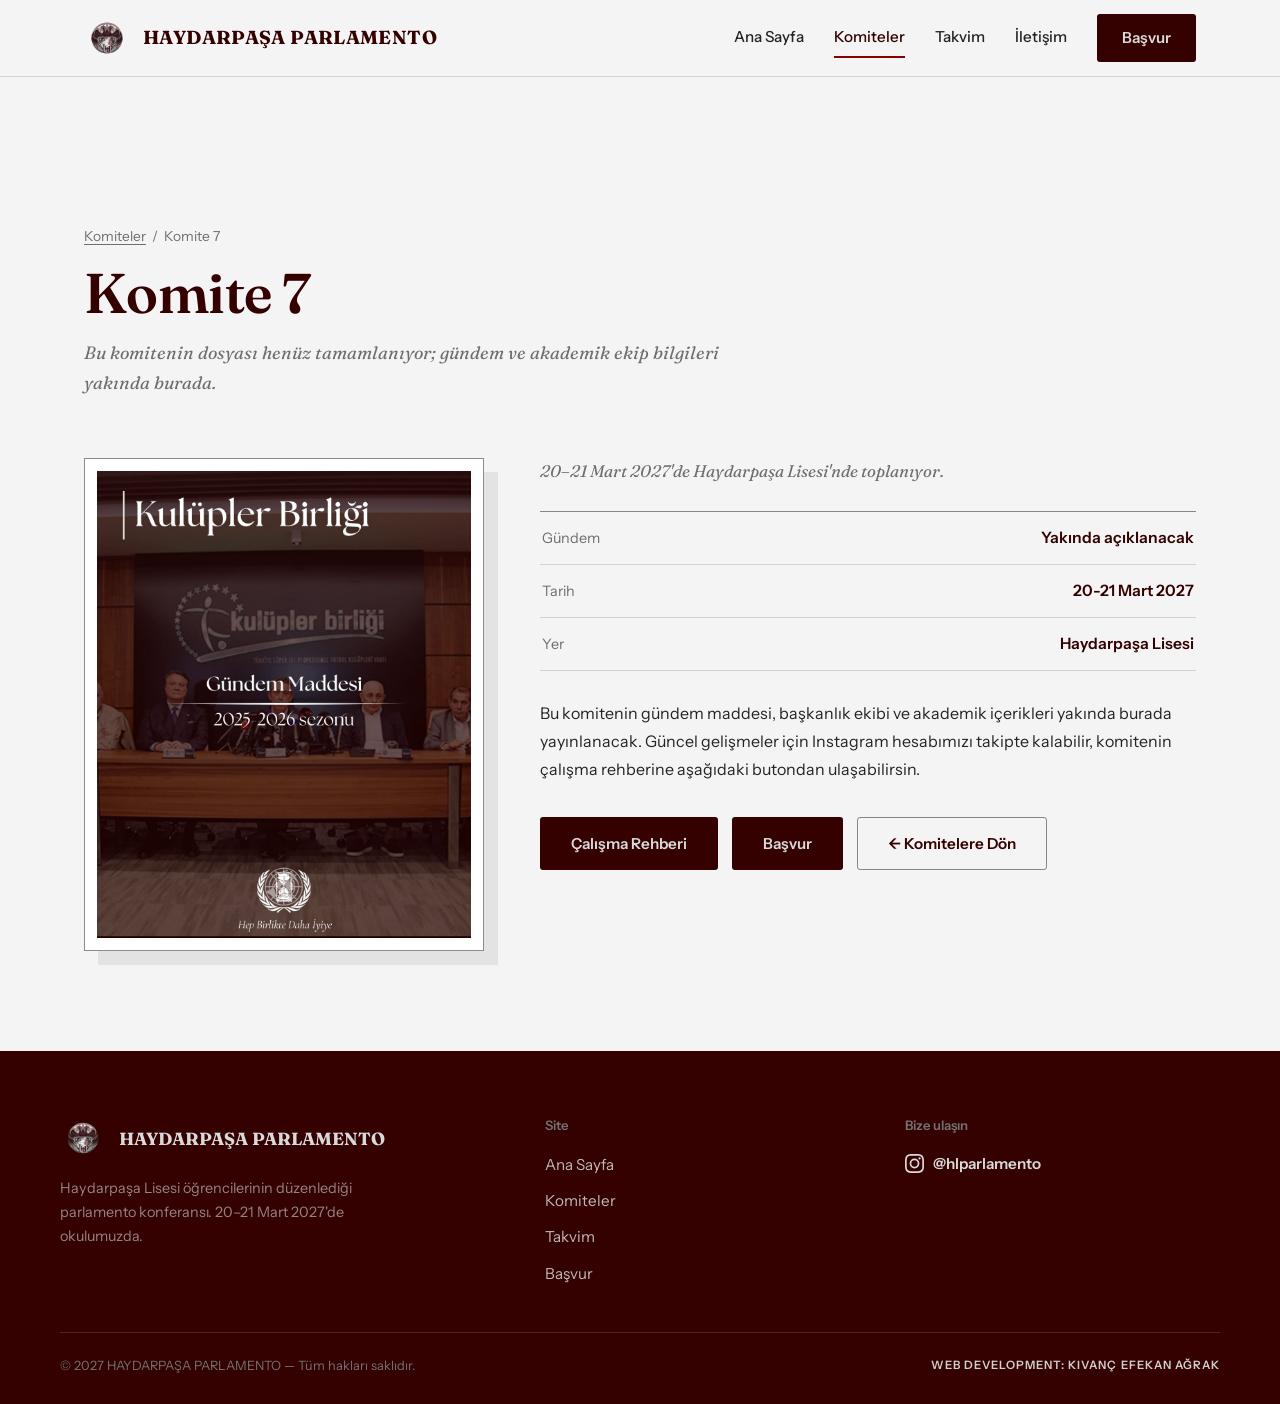
<file: komite-7.html>
<!DOCTYPE html>
<html lang="tr">
<head>
  <meta charset="UTF-8">
  <meta name="viewport" content="width=device-width, initial-scale=1">
  <title>Komite 7 — HAYDARPAŞA PARLAMENTO</title>
  <meta name="description" content="HAYDARPAŞA PARLAMENTO Komite 7 — 20-21 Mart 2027, Haydarpaşa Lisesi. Gündem ve çalışma rehberi bilgileri.">
  <link rel="icon" type="image/png" href="images/parlamento_logo.png">
  <link rel="preconnect" href="https://fonts.googleapis.com">
  <link rel="preconnect" href="https://fonts.gstatic.com" crossorigin>
  <link href="https://fonts.googleapis.com/css2?family=Fraunces:ital,opsz,wght@0,9..144,400;0,9..144,600;0,9..144,700;1,9..144,400;1,9..144,500;1,9..144,600&family=Instrument+Sans:wght@400;500;600&display=swap" rel="stylesheet">
  <link rel="stylesheet" href="css/style.css">
</head>
<body>

  <!-- <div class="topbar">
    <div class="container topbar-inner">
      <p>20&ndash;21 Mart 2027, Haydarpaşa Lisesi</p>
      <a href="https://www.instagram.com/hlparlamento/" target="_blank" rel="noopener">@hlparlamento</a>
    </div>
  </div> -->

  <header class="site-header">
    <div class="container header-inner">
      <a href="index.html" class="brand" aria-label="HAYDARPAŞA PARLAMENTO Ana Sayfa">
        <img src="images/parlamento_logo.png" alt="Haydarpaşa Parlamento Logosu" class="brand-logo" onerror="this.style.display='none'">
        <span class="brand-name">HAYDARPAŞA PARLAMENTO</span>
      </a>
      <nav class="main-nav" aria-label="Ana menü">
        <a href="index.html">Ana Sayfa</a>
        <a href="komiteler.html" class="active" aria-current="page">Komiteler</a>
        <a href="takvim.html">Takvim</a>
        <a href="iletisim.html">İletişim</a>
        <a href="basvuru.html" class="btn btn-ink">Başvur</a>
      </nav>
      <button class="menu-btn" aria-label="Menüyü aç" aria-expanded="false">
        <span></span><span></span>
      </button>
    </div>
  </header>

  <div class="mobile-nav">
    <nav aria-label="Mobil menü">
      <a href="index.html">Ana Sayfa</a>
      <a href="komiteler.html" class="active" aria-current="page">Komiteler</a>
      <a href="takvim.html">Takvim</a>
      <a href="iletisim.html">İletişim</a>
      <a href="basvuru.html" class="btn btn-paper">Başvur</a>
    </nav>
  </div>

  <main>

    <section class="page-head">
      <div class="container">
        <p class="breadcrumb"><a href="komiteler.html">Komiteler</a> &nbsp;/&nbsp; Komite 7</p>
        <h1>Komite 7</h1>
        <p class="standfirst">Bu komitenin dosyası henüz tamamlanıyor; gündem ve akademik ekip bilgileri yakında burada.</p>
      </div>
    </section>

    <section class="dossier">
      <div class="container">
        <div class="dossier-grid">
          <div class="dossier-poster">
            <img src="images/komite-7.png" alt="Komite 7 afişi">
          </div>
          <div class="dossier-info">
            <p class="dossier-sub">20&ndash;21 Mart 2027'de Haydarpaşa Lisesi'nde toplanıyor.</p>
            <dl class="specs">
              <div class="spec">
                <dt>Gündem</dt>
                <dd>Yakında açıklanacak</dd>
              </div>
              <div class="spec">
                <dt>Tarih</dt>
                <dd>20-21 Mart 2027</dd>
              </div>
              <div class="spec">
                <dt>Yer</dt>
                <dd>Haydarpaşa Lisesi</dd>
              </div>
            </dl>
            <p class="dossier-desc">Bu komitenin gündem maddesi, başkanlık ekibi ve akademik içerikleri yakında burada yayınlanacak. Güncel gelişmeler için Instagram hesabımızı takipte kalabilir, komitenin çalışma rehberine aşağıdaki butondan ulaşabilirsin.</p>
            <div class="dossier-actions">
              <a href="https://www.instagram.com/hlparlamento?utm_source=ig_web_button_share_sheet&dmpr=ZDNlZDc0MzIxNw==" target="_blank" rel="noopener" class="btn btn-maroon">Çalışma Rehberi</a>
              <a href="basvuru.html" class="btn btn-ink">Başvur</a>
              <a href="komiteler.html" class="btn btn-ghost">&larr; Komitelere Dön</a>
            </div>
          </div>
        </div>
      </div>
    </section>

  </main>

  <footer class="site-footer">
    <div class="foot-grid">
      <div>
        <div class="foot-brand">
          <img src="images/parlamento_logo.png" alt="Haydarpaşa Parlamento Logosu" onerror="this.style.display='none'">
          <span>HAYDARPAŞA PARLAMENTO</span>
        </div>
        <p class="foot-desc">Haydarpaşa Lisesi öğrencilerinin düzenlediği parlamento konferansı. 20&ndash;21 Mart 2027'de okulumuzda.</p>
      </div>
      <div>
        <h4 class="foot-title">Site</h4>
        <ul class="foot-links">
          <li><a href="index.html">Ana Sayfa</a></li>
          <li><a href="komiteler.html">Komiteler</a></li>
          <li><a href="takvim.html">Takvim</a></li>
          <li><a href="basvuru.html">Başvur</a></li>
        </ul>
      </div>
      <div>
        <h4 class="foot-title">Bize ulaşın</h4>
        <a href="https://www.instagram.com/hlparlamento/" target="_blank" rel="noopener" class="foot-social">
          <svg viewBox="0 0 24 24" aria-hidden="true"><path d="M12 2.163c3.204 0 3.584.012 4.85.07 3.252.148 4.771 1.691 4.919 4.919.058 1.265.069 1.645.069 4.849 0 3.205-.012 3.584-.069 4.849-.149 3.225-1.664 4.771-4.919 4.919-1.266.058-1.644.07-4.85.07-3.204 0-3.584-.012-4.849-.07-3.26-.149-4.771-1.699-4.919-4.92-.058-1.265-.07-1.644-.07-4.849 0-3.204.013-3.583.07-4.849.149-3.227 1.664-4.771 4.919-4.919 1.266-.057 1.645-.069 4.849-.069zM12 0C8.741 0 8.333.014 7.053.072 2.695.272.273 2.69.073 7.052.014 8.333 0 8.741 0 12c0 3.259.014 3.668.072 4.948.2 4.358 2.618 6.78 6.98 6.98C8.333 23.986 8.741 24 12 24c3.259 0 3.668-.014 4.948-.072 4.354-.2 6.782-2.618 6.979-6.98.059-1.28.073-1.689.073-4.948 0-3.259-.014-3.667-.072-4.947-.196-4.354-2.617-6.78-6.979-6.98C15.668.014 15.259 0 12 0zm0 5.838a6.162 6.162 0 1 0 0 12.324 6.162 6.162 0 0 0 0-12.324zM12 16a4 4 0 1 1 0-8 4 4 0 0 1 0 8zm6.406-11.845a1.44 1.44 0 1 0 0 2.881 1.44 1.44 0 0 0 0-2.881z"/></svg>
          @hlparlamento
        </a>
      </div>
    </div>
    <div class="foot-bottom">
      <p>&copy; <span class="year">2027</span> HAYDARPAŞA PARLAMENTO &mdash; Tüm hakları saklıdır.</p>
      <p class="foot-dev">WEB DEVELOPMENT: KIVANÇ EFEKAN AĞRAK</p>
    </div>
  </footer>

  <script src="js/script.js"></script>
</body>
</html>
</file>
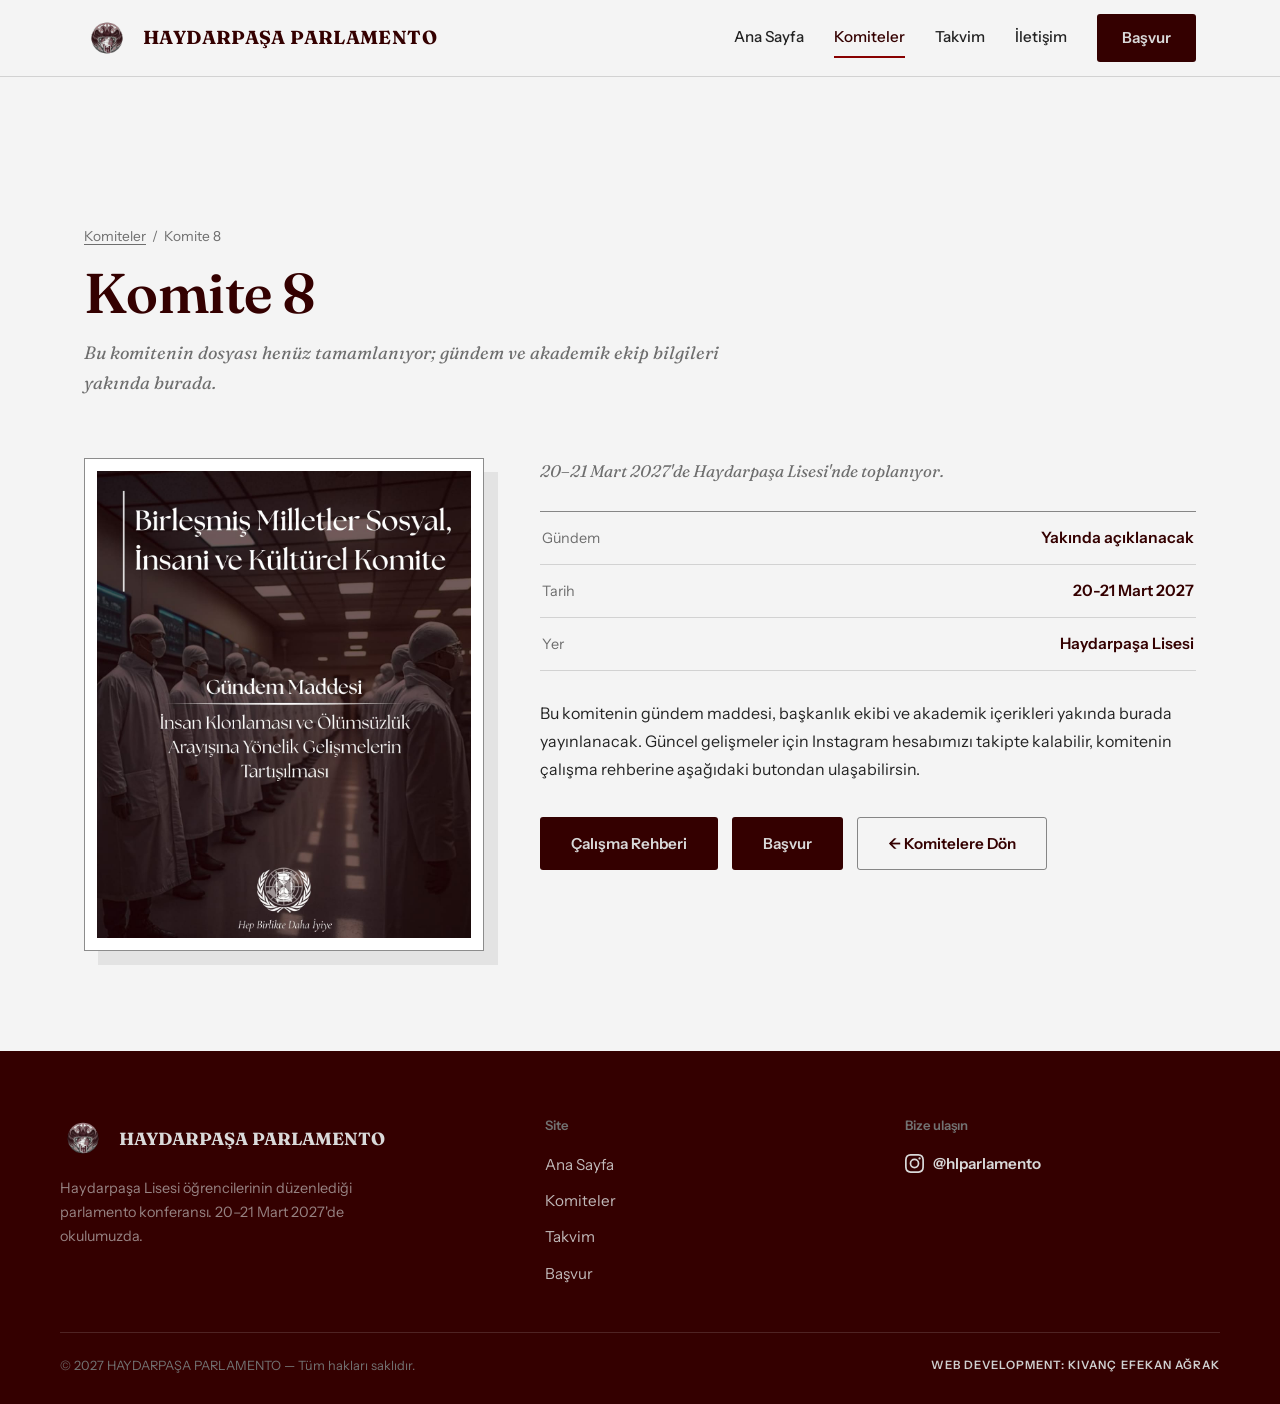
<file: komite-8.html>
<!DOCTYPE html>
<html lang="tr">
<head>
  <meta charset="UTF-8">
  <meta name="viewport" content="width=device-width, initial-scale=1">
  <title>Komite 8 — HAYDARPAŞA PARLAMENTO</title>
  <meta name="description" content="HAYDARPAŞA PARLAMENTO Komite 8 — 20-21 Mart 2027, Haydarpaşa Lisesi. Gündem ve çalışma rehberi bilgileri.">
  <link rel="icon" type="image/png" href="images/parlamento_logo.png">
  <link rel="preconnect" href="https://fonts.googleapis.com">
  <link rel="preconnect" href="https://fonts.gstatic.com" crossorigin>
  <link href="https://fonts.googleapis.com/css2?family=Fraunces:ital,opsz,wght@0,9..144,400;0,9..144,600;0,9..144,700;1,9..144,400;1,9..144,500;1,9..144,600&family=Instrument+Sans:wght@400;500;600&display=swap" rel="stylesheet">
  <link rel="stylesheet" href="css/style.css">
</head>
<body>

  <!-- <div class="topbar">
    <div class="container topbar-inner">
      <p>20&ndash;21 Mart 2027, Haydarpaşa Lisesi</p>
      <a href="https://www.instagram.com/hlparlamento/" target="_blank" rel="noopener">@hlparlamento</a>
    </div>
  </div> -->

  <header class="site-header">
    <div class="container header-inner">
      <a href="index.html" class="brand" aria-label="HAYDARPAŞA PARLAMENTO Ana Sayfa">
        <img src="images/parlamento_logo.png" alt="Haydarpaşa Parlamento Logosu" class="brand-logo" onerror="this.style.display='none'">
        <span class="brand-name">HAYDARPAŞA PARLAMENTO</span>
      </a>
      <nav class="main-nav" aria-label="Ana menü">
        <a href="index.html">Ana Sayfa</a>
        <a href="komiteler.html" class="active" aria-current="page">Komiteler</a>
        <a href="takvim.html">Takvim</a>
        <a href="iletisim.html">İletişim</a>
        <a href="basvuru.html" class="btn btn-ink">Başvur</a>
      </nav>
      <button class="menu-btn" aria-label="Menüyü aç" aria-expanded="false">
        <span></span><span></span>
      </button>
    </div>
  </header>

  <div class="mobile-nav">
    <nav aria-label="Mobil menü">
      <a href="index.html">Ana Sayfa</a>
      <a href="komiteler.html" class="active" aria-current="page">Komiteler</a>
      <a href="takvim.html">Takvim</a>
      <a href="iletisim.html">İletişim</a>
      <a href="basvuru.html" class="btn btn-paper">Başvur</a>
    </nav>
  </div>

  <main>

    <section class="page-head">
      <div class="container">
        <p class="breadcrumb"><a href="komiteler.html">Komiteler</a> &nbsp;/&nbsp; Komite 8</p>
        <h1>Komite 8</h1>
        <p class="standfirst">Bu komitenin dosyası henüz tamamlanıyor; gündem ve akademik ekip bilgileri yakında burada.</p>
      </div>
    </section>

    <section class="dossier">
      <div class="container">
        <div class="dossier-grid">
          <div class="dossier-poster">
            <img src="images/komite-8.png" alt="Komite 8 afişi">
          </div>
          <div class="dossier-info">
            <p class="dossier-sub">20&ndash;21 Mart 2027'de Haydarpaşa Lisesi'nde toplanıyor.</p>
            <dl class="specs">
              <div class="spec">
                <dt>Gündem</dt>
                <dd>Yakında açıklanacak</dd>
              </div>
              <div class="spec">
                <dt>Tarih</dt>
                <dd>20-21 Mart 2027</dd>
              </div>
              <div class="spec">
                <dt>Yer</dt>
                <dd>Haydarpaşa Lisesi</dd>
              </div>
            </dl>
            <p class="dossier-desc">Bu komitenin gündem maddesi, başkanlık ekibi ve akademik içerikleri yakında burada yayınlanacak. Güncel gelişmeler için Instagram hesabımızı takipte kalabilir, komitenin çalışma rehberine aşağıdaki butondan ulaşabilirsin.</p>
            <div class="dossier-actions">
              <a href="https://www.instagram.com/hlparlamento?utm_source=ig_web_button_share_sheet&dmpr=ZDNlZDc0MzIxNw==" target="_blank" rel="noopener" class="btn btn-maroon">Çalışma Rehberi</a>
              <a href="basvuru.html" class="btn btn-ink">Başvur</a>
              <a href="komiteler.html" class="btn btn-ghost">&larr; Komitelere Dön</a>
            </div>
          </div>
        </div>
      </div>
    </section>

  </main>

  <footer class="site-footer">
    <div class="foot-grid">
      <div>
        <div class="foot-brand">
          <img src="images/parlamento_logo.png" alt="Haydarpaşa Parlamento Logosu" onerror="this.style.display='none'">
          <span>HAYDARPAŞA PARLAMENTO</span>
        </div>
        <p class="foot-desc">Haydarpaşa Lisesi öğrencilerinin düzenlediği parlamento konferansı. 20&ndash;21 Mart 2027'de okulumuzda.</p>
      </div>
      <div>
        <h4 class="foot-title">Site</h4>
        <ul class="foot-links">
          <li><a href="index.html">Ana Sayfa</a></li>
          <li><a href="komiteler.html">Komiteler</a></li>
          <li><a href="takvim.html">Takvim</a></li>
          <li><a href="basvuru.html">Başvur</a></li>
        </ul>
      </div>
      <div>
        <h4 class="foot-title">Bize ulaşın</h4>
        <a href="https://www.instagram.com/hlparlamento/" target="_blank" rel="noopener" class="foot-social">
          <svg viewBox="0 0 24 24" aria-hidden="true"><path d="M12 2.163c3.204 0 3.584.012 4.85.07 3.252.148 4.771 1.691 4.919 4.919.058 1.265.069 1.645.069 4.849 0 3.205-.012 3.584-.069 4.849-.149 3.225-1.664 4.771-4.919 4.919-1.266.058-1.644.07-4.85.07-3.204 0-3.584-.012-4.849-.07-3.26-.149-4.771-1.699-4.919-4.92-.058-1.265-.07-1.644-.07-4.849 0-3.204.013-3.583.07-4.849.149-3.227 1.664-4.771 4.919-4.919 1.266-.057 1.645-.069 4.849-.069zM12 0C8.741 0 8.333.014 7.053.072 2.695.272.273 2.69.073 7.052.014 8.333 0 8.741 0 12c0 3.259.014 3.668.072 4.948.2 4.358 2.618 6.78 6.98 6.98C8.333 23.986 8.741 24 12 24c3.259 0 3.668-.014 4.948-.072 4.354-.2 6.782-2.618 6.979-6.98.059-1.28.073-1.689.073-4.948 0-3.259-.014-3.667-.072-4.947-.196-4.354-2.617-6.78-6.979-6.98C15.668.014 15.259 0 12 0zm0 5.838a6.162 6.162 0 1 0 0 12.324 6.162 6.162 0 0 0 0-12.324zM12 16a4 4 0 1 1 0-8 4 4 0 0 1 0 8zm6.406-11.845a1.44 1.44 0 1 0 0 2.881 1.44 1.44 0 0 0 0-2.881z"/></svg>
          @hlparlamento
        </a>
      </div>
    </div>
    <div class="foot-bottom">
      <p>&copy; <span class="year">2027</span> HAYDARPAŞA PARLAMENTO &mdash; Tüm hakları saklıdır.</p>
      <p class="foot-dev">WEB DEVELOPMENT: KIVANÇ EFEKAN AĞRAK</p>
    </div>
  </footer>

  <script src="js/script.js"></script>
</body>
</html>
</file>
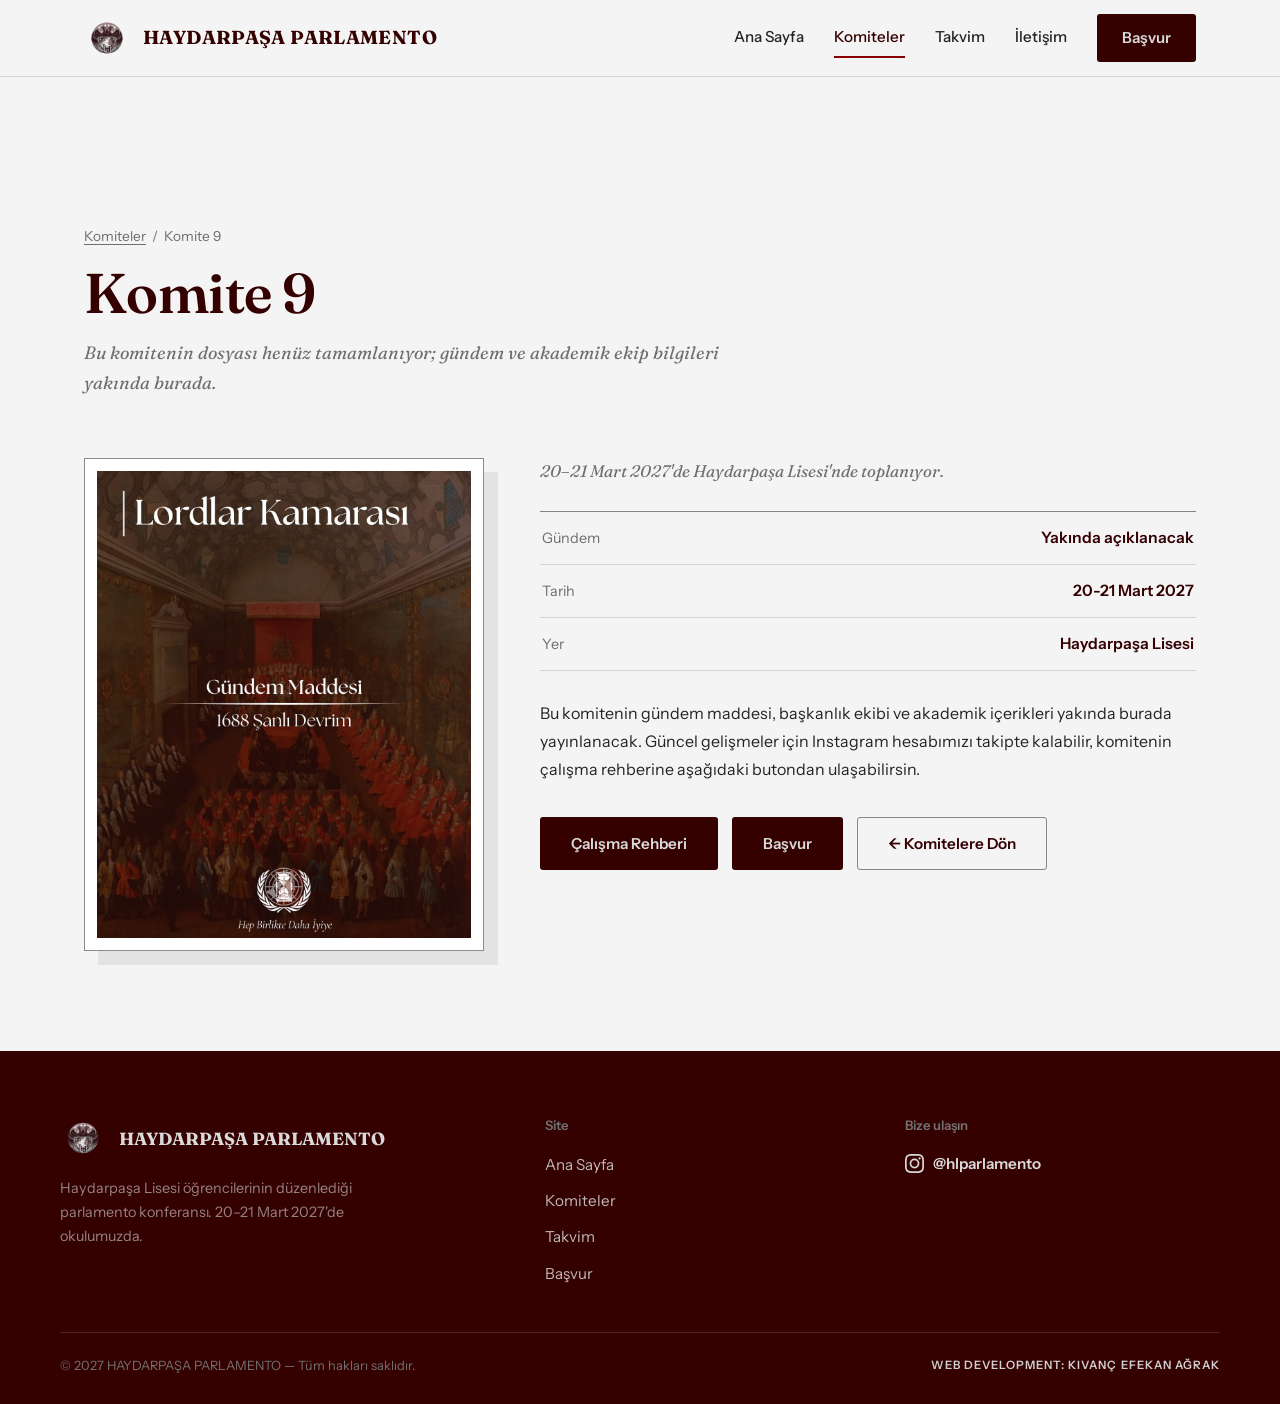
<file: komite-9.html>
<!DOCTYPE html>
<html lang="tr">
<head>
  <meta charset="UTF-8">
  <meta name="viewport" content="width=device-width, initial-scale=1">
  <title>Komite 9 — HAYDARPAŞA PARLAMENTO</title>
  <meta name="description" content="HAYDARPAŞA PARLAMENTO Komite 9 — 20-21 Mart 2027, Haydarpaşa Lisesi. Gündem ve çalışma rehberi bilgileri.">
  <link rel="icon" type="image/png" href="images/parlamento_logo.png">
  <link rel="preconnect" href="https://fonts.googleapis.com">
  <link rel="preconnect" href="https://fonts.gstatic.com" crossorigin>
  <link href="https://fonts.googleapis.com/css2?family=Fraunces:ital,opsz,wght@0,9..144,400;0,9..144,600;0,9..144,700;1,9..144,400;1,9..144,500;1,9..144,600&family=Instrument+Sans:wght@400;500;600&display=swap" rel="stylesheet">
  <link rel="stylesheet" href="css/style.css">
</head>
<body>

  <!-- <div class="topbar">
    <div class="container topbar-inner">
      <p>20&ndash;21 Mart 2027, Haydarpaşa Lisesi</p>
      <a href="https://www.instagram.com/hlparlamento/" target="_blank" rel="noopener">@hlparlamento</a>
    </div>
  </div> -->

  <header class="site-header">
    <div class="container header-inner">
      <a href="index.html" class="brand" aria-label="HAYDARPAŞA PARLAMENTO Ana Sayfa">
        <img src="images/parlamento_logo.png" alt="Haydarpaşa Parlamento Logosu" class="brand-logo" onerror="this.style.display='none'">
        <span class="brand-name">HAYDARPAŞA PARLAMENTO</span>
      </a>
      <nav class="main-nav" aria-label="Ana menü">
        <a href="index.html">Ana Sayfa</a>
        <a href="komiteler.html" class="active" aria-current="page">Komiteler</a>
        <a href="takvim.html">Takvim</a>
        <a href="iletisim.html">İletişim</a>
        <a href="basvuru.html" class="btn btn-ink">Başvur</a>
      </nav>
      <button class="menu-btn" aria-label="Menüyü aç" aria-expanded="false">
        <span></span><span></span>
      </button>
    </div>
  </header>

  <div class="mobile-nav">
    <nav aria-label="Mobil menü">
      <a href="index.html">Ana Sayfa</a>
      <a href="komiteler.html" class="active" aria-current="page">Komiteler</a>
      <a href="takvim.html">Takvim</a>
      <a href="iletisim.html">İletişim</a>
      <a href="basvuru.html" class="btn btn-paper">Başvur</a>
    </nav>
  </div>

  <main>

    <section class="page-head">
      <div class="container">
        <p class="breadcrumb"><a href="komiteler.html">Komiteler</a> &nbsp;/&nbsp; Komite 9</p>
        <h1>Komite 9</h1>
        <p class="standfirst">Bu komitenin dosyası henüz tamamlanıyor; gündem ve akademik ekip bilgileri yakında burada.</p>
      </div>
    </section>

    <section class="dossier">
      <div class="container">
        <div class="dossier-grid">
          <div class="dossier-poster">
            <img src="images/komite-9.png" alt="Komite 9 afişi">
          </div>
          <div class="dossier-info">
            <p class="dossier-sub">20&ndash;21 Mart 2027'de Haydarpaşa Lisesi'nde toplanıyor.</p>
            <dl class="specs">
              <div class="spec">
                <dt>Gündem</dt>
                <dd>Yakında açıklanacak</dd>
              </div>
              <div class="spec">
                <dt>Tarih</dt>
                <dd>20-21 Mart 2027</dd>
              </div>
              <div class="spec">
                <dt>Yer</dt>
                <dd>Haydarpaşa Lisesi</dd>
              </div>
            </dl>
            <p class="dossier-desc">Bu komitenin gündem maddesi, başkanlık ekibi ve akademik içerikleri yakında burada yayınlanacak. Güncel gelişmeler için Instagram hesabımızı takipte kalabilir, komitenin çalışma rehberine aşağıdaki butondan ulaşabilirsin.</p>
            <div class="dossier-actions">
              <a href="https://www.instagram.com/hlparlamento?utm_source=ig_web_button_share_sheet&dmpr=ZDNlZDc0MzIxNw==" target="_blank" rel="noopener" class="btn btn-maroon">Çalışma Rehberi</a>
              <a href="basvuru.html" class="btn btn-ink">Başvur</a>
              <a href="komiteler.html" class="btn btn-ghost">&larr; Komitelere Dön</a>
            </div>
          </div>
        </div>
      </div>
    </section>

  </main>

  <footer class="site-footer">
    <div class="foot-grid">
      <div>
        <div class="foot-brand">
          <img src="images/parlamento_logo.png" alt="Haydarpaşa Parlamento Logosu" onerror="this.style.display='none'">
          <span>HAYDARPAŞA PARLAMENTO</span>
        </div>
        <p class="foot-desc">Haydarpaşa Lisesi öğrencilerinin düzenlediği parlamento konferansı. 20&ndash;21 Mart 2027'de okulumuzda.</p>
      </div>
      <div>
        <h4 class="foot-title">Site</h4>
        <ul class="foot-links">
          <li><a href="index.html">Ana Sayfa</a></li>
          <li><a href="komiteler.html">Komiteler</a></li>
          <li><a href="takvim.html">Takvim</a></li>
          <li><a href="basvuru.html">Başvur</a></li>
        </ul>
      </div>
      <div>
        <h4 class="foot-title">Bize ulaşın</h4>
        <a href="https://www.instagram.com/hlparlamento/" target="_blank" rel="noopener" class="foot-social">
          <svg viewBox="0 0 24 24" aria-hidden="true"><path d="M12 2.163c3.204 0 3.584.012 4.85.07 3.252.148 4.771 1.691 4.919 4.919.058 1.265.069 1.645.069 4.849 0 3.205-.012 3.584-.069 4.849-.149 3.225-1.664 4.771-4.919 4.919-1.266.058-1.644.07-4.85.07-3.204 0-3.584-.012-4.849-.07-3.26-.149-4.771-1.699-4.919-4.92-.058-1.265-.07-1.644-.07-4.849 0-3.204.013-3.583.07-4.849.149-3.227 1.664-4.771 4.919-4.919 1.266-.057 1.645-.069 4.849-.069zM12 0C8.741 0 8.333.014 7.053.072 2.695.272.273 2.69.073 7.052.014 8.333 0 8.741 0 12c0 3.259.014 3.668.072 4.948.2 4.358 2.618 6.78 6.98 6.98C8.333 23.986 8.741 24 12 24c3.259 0 3.668-.014 4.948-.072 4.354-.2 6.782-2.618 6.979-6.98.059-1.28.073-1.689.073-4.948 0-3.259-.014-3.667-.072-4.947-.196-4.354-2.617-6.78-6.979-6.98C15.668.014 15.259 0 12 0zm0 5.838a6.162 6.162 0 1 0 0 12.324 6.162 6.162 0 0 0 0-12.324zM12 16a4 4 0 1 1 0-8 4 4 0 0 1 0 8zm6.406-11.845a1.44 1.44 0 1 0 0 2.881 1.44 1.44 0 0 0 0-2.881z"/></svg>
          @hlparlamento
        </a>
      </div>
    </div>
    <div class="foot-bottom">
      <p>&copy; <span class="year">2027</span> HAYDARPAŞA PARLAMENTO &mdash; Tüm hakları saklıdır.</p>
      <p class="foot-dev">WEB DEVELOPMENT: KIVANÇ EFEKAN AĞRAK</p>
    </div>
  </footer>

  <script src="js/script.js"></script>
</body>
</html>
</file>
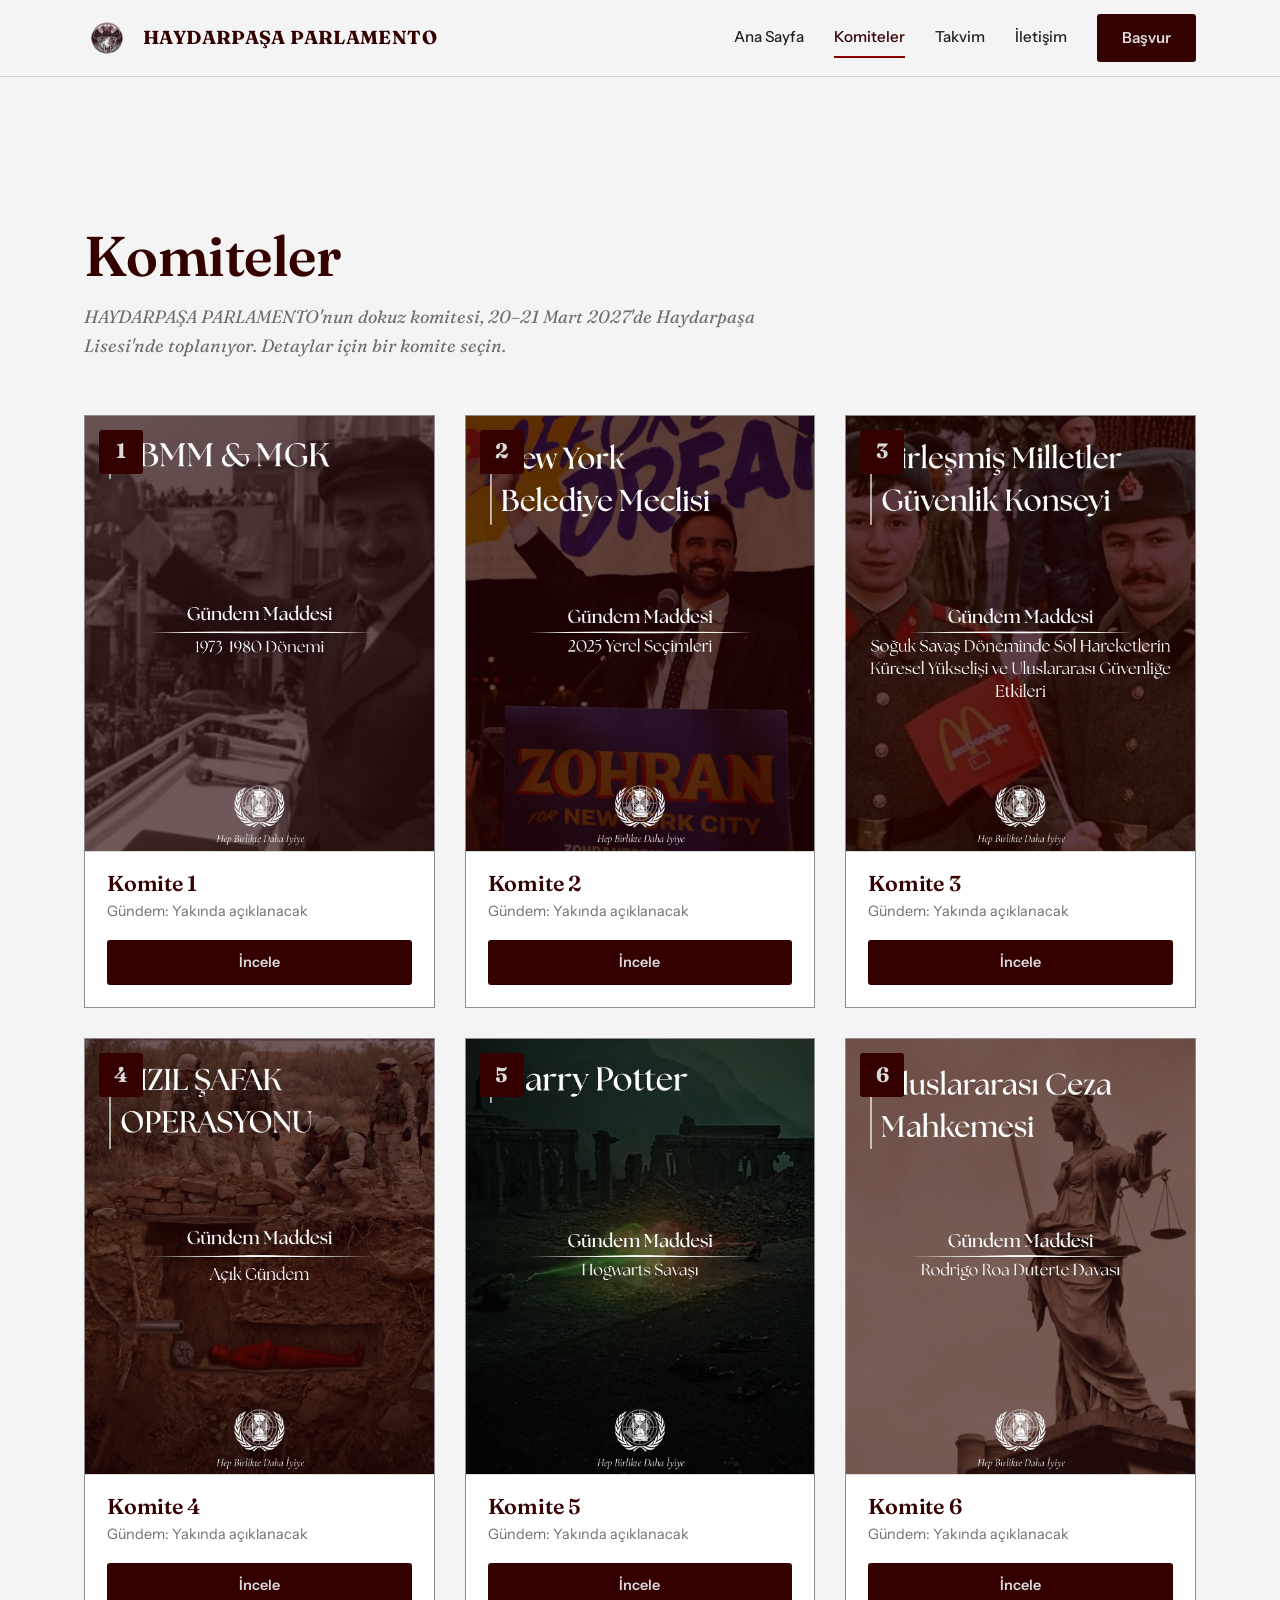
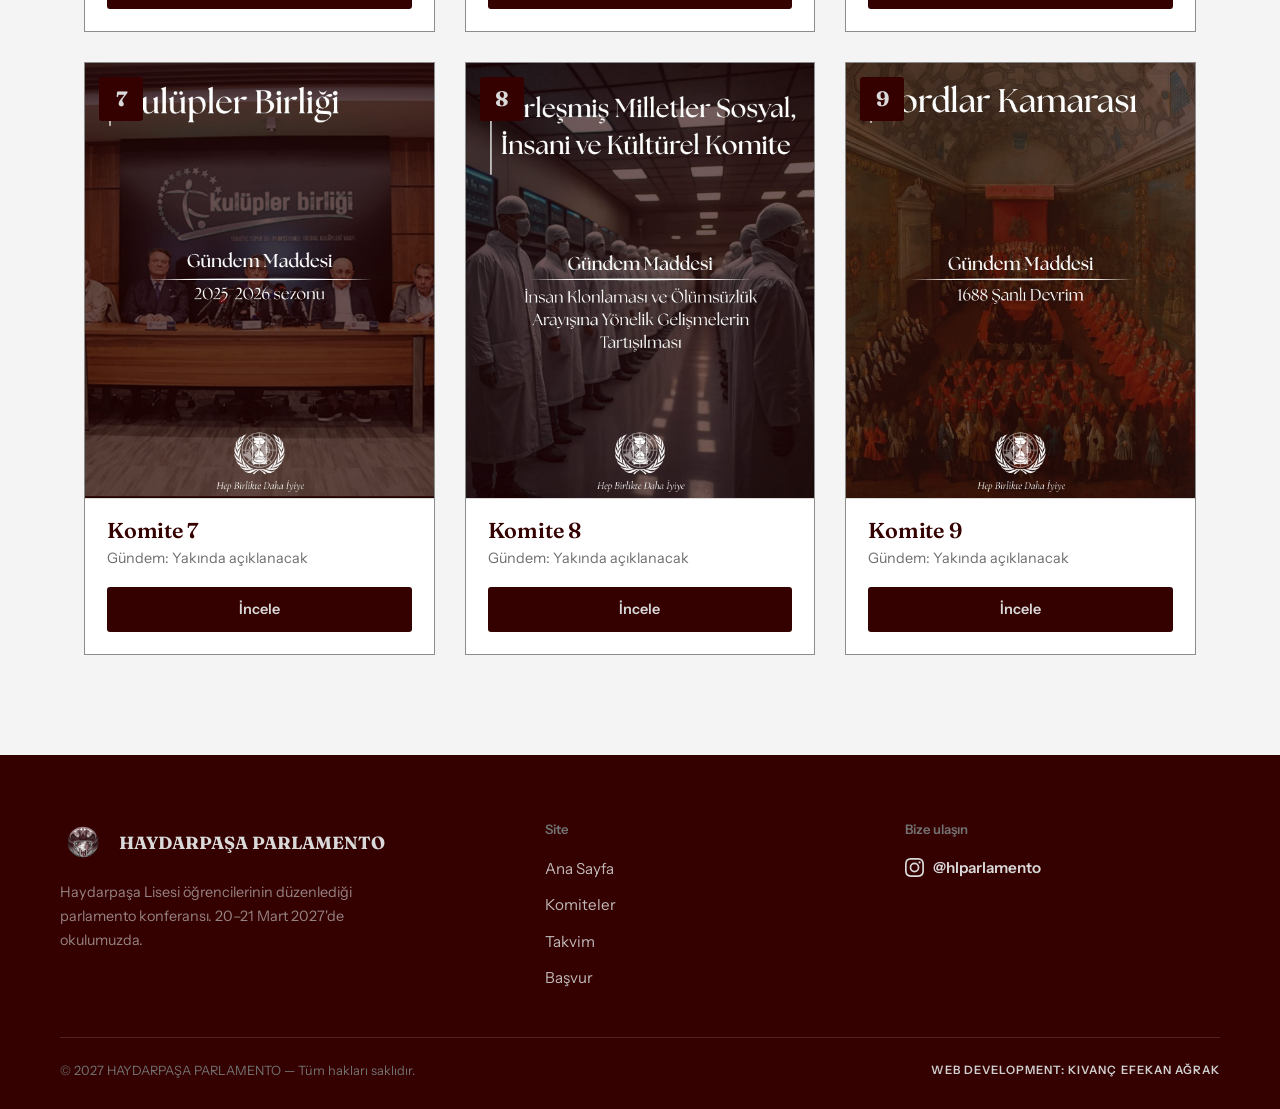
<file: komiteler.html>
<!DOCTYPE html>
<html lang="tr">
<head>
  <meta charset="UTF-8">
  <meta name="viewport" content="width=device-width, initial-scale=1">
  <title>Komiteler — HAYDARPAŞA PARLAMENTO</title>
  <meta name="description" content="HAYDARPAŞA PARLAMENTO'nun dokuz komitesi ile tanışın. 20-21 Mart 2027, Haydarpaşa Lisesi.">
  <link rel="icon" type="image/png" href="images/parlamento_logo.png">
  <link rel="preconnect" href="https://fonts.googleapis.com">
  <link rel="preconnect" href="https://fonts.gstatic.com" crossorigin>
  <link href="https://fonts.googleapis.com/css2?family=Fraunces:ital,opsz,wght@0,9..144,400;0,9..144,600;0,9..144,700;1,9..144,400;1,9..144,500;1,9..144,600&family=Instrument+Sans:wght@400;500;600&display=swap" rel="stylesheet">
  <link rel="stylesheet" href="css/style.css">
</head>
<body>

  <!-- <div class="topbar">
    <div class="container topbar-inner">
      <p>20&ndash;21 Mart 2027, Haydarpaşa Lisesi</p>
      <a href="https://www.instagram.com/hlparlamento/" target="_blank" rel="noopener">@hlparlamento</a>
    </div>
  </div> -->

  <header class="site-header">
    <div class="container header-inner">
      <a href="index.html" class="brand" aria-label="HAYDARPAŞA PARLAMENTO Ana Sayfa">
        <img src="images/parlamento_logo.png" alt="Haydarpaşa Parlamento Logosu" class="brand-logo" onerror="this.style.display='none'">
        <span class="brand-name">HAYDARPAŞA PARLAMENTO</span>
      </a>
      <nav class="main-nav" aria-label="Ana menü">
        <a href="index.html">Ana Sayfa</a>
        <a href="komiteler.html" class="active" aria-current="page">Komiteler</a>
        <a href="takvim.html">Takvim</a>
        <a href="iletisim.html">İletişim</a>
        <a href="basvuru.html" class="btn btn-ink">Başvur</a>
      </nav>
      <button class="menu-btn" aria-label="Menüyü aç" aria-expanded="false">
        <span></span><span></span>
      </button>
    </div>
  </header>

  <div class="mobile-nav">
    <nav aria-label="Mobil menü">
      <a href="index.html">Ana Sayfa</a>
      <a href="komiteler.html" class="active" aria-current="page">Komiteler</a>
      <a href="takvim.html">Takvim</a>
      <a href="iletisim.html">İletişim</a>
      <a href="basvuru.html" class="btn btn-paper">Başvur</a>
    </nav>
  </div>

  <main>

    <section class="page-head">
      <div class="container">
        <h1>Komiteler</h1>
        <p class="standfirst">HAYDARPAŞA PARLAMENTO'nun dokuz komitesi, 20&ndash;21 Mart 2027'de Haydarpaşa Lisesi'nde toplanıyor. Detaylar için bir komite seçin.</p>
      </div>
    </section>

    <section class="committee-section">
      <div class="container">
        <div class="committee-grid">

          <a href="komite-1.html" class="ccard">
            <span class="ccard-num" aria-hidden="true">1</span>
            <img src="images/komite-1.png" alt="Komite 1 afişi">
            <div class="ccard-body">
              <h3>Komite 1</h3>
              <p>Gündem: Yakında açıklanacak</p>
              <span class="ccard-btn">İncele</span>
            </div>
          </a>

          <a href="komite-2.html" class="ccard">
            <span class="ccard-num" aria-hidden="true">2</span>
            <img src="images/komite-2.png" alt="Komite 2 afişi">
            <div class="ccard-body">
              <h3>Komite 2</h3>
              <p>Gündem: Yakında açıklanacak</p>
              <span class="ccard-btn">İncele</span>
            </div>
          </a>

          <a href="komite-3.html" class="ccard">
            <span class="ccard-num" aria-hidden="true">3</span>
            <img src="images/komite-3.png" alt="Komite 3 afişi">
            <div class="ccard-body">
              <h3>Komite 3</h3>
              <p>Gündem: Yakında açıklanacak</p>
              <span class="ccard-btn">İncele</span>
            </div>
          </a>

          <a href="komite-4.html" class="ccard">
            <span class="ccard-num" aria-hidden="true">4</span>
            <img src="images/komite-4.png" alt="Komite 4 afişi">
            <div class="ccard-body">
              <h3>Komite 4</h3>
              <p>Gündem: Yakında açıklanacak</p>
              <span class="ccard-btn">İncele</span>
            </div>
          </a>

          <a href="komite-5.html" class="ccard">
            <span class="ccard-num" aria-hidden="true">5</span>
            <img src="images/komite-5.png" alt="Komite 5 afişi">
            <div class="ccard-body">
              <h3>Komite 5</h3>
              <p>Gündem: Yakında açıklanacak</p>
              <span class="ccard-btn">İncele</span>
            </div>
          </a>

          <a href="komite-6.html" class="ccard">
            <span class="ccard-num" aria-hidden="true">6</span>
            <img src="images/komite-6.png" alt="Komite 6 afişi">
            <div class="ccard-body">
              <h3>Komite 6</h3>
              <p>Gündem: Yakında açıklanacak</p>
              <span class="ccard-btn">İncele</span>
            </div>
          </a>

          <a href="komite-7.html" class="ccard">
            <span class="ccard-num" aria-hidden="true">7</span>
            <img src="images/komite-7.png" alt="Komite 7 afişi">
            <div class="ccard-body">
              <h3>Komite 7</h3>
              <p>Gündem: Yakında açıklanacak</p>
              <span class="ccard-btn">İncele</span>
            </div>
          </a>

          <a href="komite-8.html" class="ccard">
            <span class="ccard-num" aria-hidden="true">8</span>
            <img src="images/komite-8.png" alt="Komite 8 afişi">
            <div class="ccard-body">
              <h3>Komite 8</h3>
              <p>Gündem: Yakında açıklanacak</p>
              <span class="ccard-btn">İncele</span>
            </div>
          </a>

          <a href="komite-9.html" class="ccard">
            <span class="ccard-num" aria-hidden="true">9</span>
            <img src="images/komite-9.png" alt="Komite 9 afişi">
            <div class="ccard-body">
              <h3>Komite 9</h3>
              <p>Gündem: Yakında açıklanacak</p>
              <span class="ccard-btn">İncele</span>
            </div>
          </a>

        </div>
      </div>
    </section>

  </main>

  <footer class="site-footer">
    <div class="foot-grid">
      <div>
        <div class="foot-brand">
          <img src="images/parlamento_logo.png" alt="Haydarpaşa Parlamento Logosu" onerror="this.style.display='none'">
          <span>HAYDARPAŞA PARLAMENTO</span>
        </div>
        <p class="foot-desc">Haydarpaşa Lisesi öğrencilerinin düzenlediği parlamento konferansı. 20&ndash;21 Mart 2027'de okulumuzda.</p>
      </div>
      <div>
        <h4 class="foot-title">Site</h4>
        <ul class="foot-links">
          <li><a href="index.html">Ana Sayfa</a></li>
          <li><a href="komiteler.html">Komiteler</a></li>
          <li><a href="takvim.html">Takvim</a></li>
          <li><a href="basvuru.html">Başvur</a></li>
        </ul>
      </div>
      <div>
        <h4 class="foot-title">Bize ulaşın</h4>
        <a href="https://www.instagram.com/hlparlamento/" target="_blank" rel="noopener" class="foot-social">
          <svg viewBox="0 0 24 24" aria-hidden="true"><path d="M12 2.163c3.204 0 3.584.012 4.85.07 3.252.148 4.771 1.691 4.919 4.919.058 1.265.069 1.645.069 4.849 0 3.205-.012 3.584-.069 4.849-.149 3.225-1.664 4.771-4.919 4.919-1.266.058-1.644.07-4.85.07-3.204 0-3.584-.012-4.849-.07-3.26-.149-4.771-1.699-4.919-4.92-.058-1.265-.07-1.644-.07-4.849 0-3.204.013-3.583.07-4.849.149-3.227 1.664-4.771 4.919-4.919 1.266-.057 1.645-.069 4.849-.069zM12 0C8.741 0 8.333.014 7.053.072 2.695.272.273 2.69.073 7.052.014 8.333 0 8.741 0 12c0 3.259.014 3.668.072 4.948.2 4.358 2.618 6.78 6.98 6.98C8.333 23.986 8.741 24 12 24c3.259 0 3.668-.014 4.948-.072 4.354-.2 6.782-2.618 6.979-6.98.059-1.28.073-1.689.073-4.948 0-3.259-.014-3.667-.072-4.947-.196-4.354-2.617-6.78-6.979-6.98C15.668.014 15.259 0 12 0zm0 5.838a6.162 6.162 0 1 0 0 12.324 6.162 6.162 0 0 0 0-12.324zM12 16a4 4 0 1 1 0-8 4 4 0 0 1 0 8zm6.406-11.845a1.44 1.44 0 1 0 0 2.881 1.44 1.44 0 0 0 0-2.881z"/></svg>
          @hlparlamento
        </a>
      </div>
    </div>
    <div class="foot-bottom">
      <p>&copy; <span class="year">2027</span> HAYDARPAŞA PARLAMENTO &mdash; Tüm hakları saklıdır.</p>
      <p class="foot-dev">WEB DEVELOPMENT: KIVANÇ EFEKAN AĞRAK</p>
    </div>
  </footer>

  <script src="js/script.js"></script>
</body>
</html>
</file>
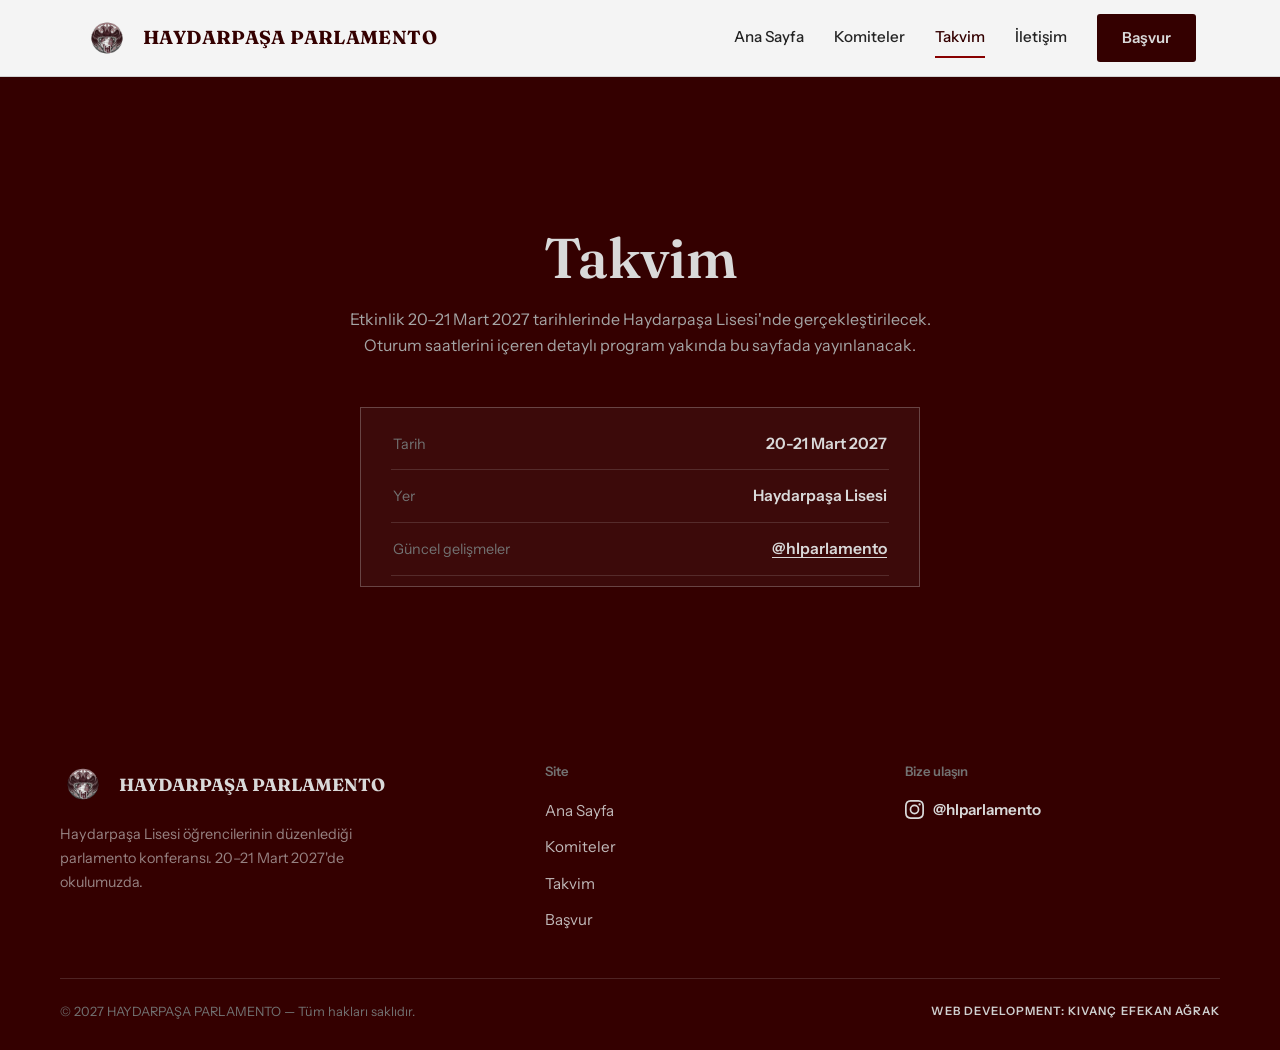
<file: takvim.html>
<!DOCTYPE html>
<html lang="tr">
<head>
  <meta charset="UTF-8">
  <meta name="viewport" content="width=device-width, initial-scale=1">
  <title>Takvim — HAYDARPAŞA PARLAMENTO</title>
  <meta name="description" content="HAYDARPAŞA PARLAMENTO takvimi — 20-21 Mart 2027, Haydarpaşa Lisesi. Etkinlik programı.">
  <link rel="icon" type="image/png" href="images/parlamento_logo.png">
  <link rel="preconnect" href="https://fonts.googleapis.com">
  <link rel="preconnect" href="https://fonts.gstatic.com" crossorigin>
  <link href="https://fonts.googleapis.com/css2?family=Fraunces:ital,opsz,wght@0,9..144,400;0,9..144,600;0,9..144,700;1,9..144,400;1,9..144,500;1,9..144,600&family=Instrument+Sans:wght@400;500;600&display=swap" rel="stylesheet">
  <link rel="stylesheet" href="css/style.css">
</head>
<body>

  <!-- <div class="topbar">
    <div class="container topbar-inner">
      <p>20&ndash;21 Mart 2027, Haydarpaşa Lisesi</p>
      <a href="https://www.instagram.com/hlparlamento/" target="_blank" rel="noopener">@hlparlamento</a>
    </div>
  </div> -->

  <header class="site-header">
    <div class="container header-inner">
      <a href="index.html" class="brand" aria-label="HAYDARPAŞA PARLAMENTO Ana Sayfa">
        <img src="images/parlamento_logo.png" alt="Haydarpaşa Parlamento Logosu" class="brand-logo" onerror="this.style.display='none'">
        <span class="brand-name">HAYDARPAŞA PARLAMENTO</span>
      </a>
      <nav class="main-nav" aria-label="Ana menü">
        <a href="index.html">Ana Sayfa</a>
        <a href="komiteler.html">Komiteler</a>
        <a href="takvim.html" class="active" aria-current="page">Takvim</a>
        <a href="iletisim.html">İletişim</a>
        <a href="basvuru.html" class="btn btn-ink">Başvur</a>
      </nav>
      <button class="menu-btn" aria-label="Menüyü aç" aria-expanded="false">
        <span></span><span></span>
      </button>
    </div>
  </header>

  <div class="mobile-nav">
    <nav aria-label="Mobil menü">
      <a href="index.html">Ana Sayfa</a>
      <a href="komiteler.html">Komiteler</a>
      <a href="takvim.html" class="active" aria-current="page">Takvim</a>
      <a href="iletisim.html">İletişim</a>
      <a href="basvuru.html" class="btn btn-paper">Başvur</a>
    </nav>
  </div>

  <main>

    <section class="program">
      <div class="container">
        <h1>Takvim</h1>
        <p>Etkinlik 20&ndash;21 Mart 2027 tarihlerinde Haydarpaşa Lisesi'nde gerçekleştirilecek. Oturum saatlerini içeren detaylı program yakında bu sayfada yayınlanacak.</p>
        <dl class="program-panel">
          <div class="spec">
            <dt>Tarih</dt>
            <dd>20-21 Mart 2027</dd>
          </div>
          <div class="spec">
            <dt>Yer</dt>
            <dd>Haydarpaşa Lisesi</dd>
          </div>
          <div class="spec">
            <dt>Güncel gelişmeler</dt>
            <dd><a href="https://www.instagram.com/hlparlamento/" target="_blank" rel="noopener">@hlparlamento</a></dd>
          </div>
        </dl>
      </div>
    </section>

  </main>

  <footer class="site-footer">
    <div class="foot-grid">
      <div>
        <div class="foot-brand">
          <img src="images/parlamento_logo.png" alt="Haydarpaşa Parlamento Logosu" onerror="this.style.display='none'">
          <span>HAYDARPAŞA PARLAMENTO</span>
        </div>
        <p class="foot-desc">Haydarpaşa Lisesi öğrencilerinin düzenlediği parlamento konferansı. 20&ndash;21 Mart 2027'de okulumuzda.</p>
      </div>
      <div>
        <h4 class="foot-title">Site</h4>
        <ul class="foot-links">
          <li><a href="index.html">Ana Sayfa</a></li>
          <li><a href="komiteler.html">Komiteler</a></li>
          <li><a href="takvim.html">Takvim</a></li>
          <li><a href="basvuru.html">Başvur</a></li>
        </ul>
      </div>
      <div>
        <h4 class="foot-title">Bize ulaşın</h4>
        <a href="https://www.instagram.com/hlparlamento/" target="_blank" rel="noopener" class="foot-social">
          <svg viewBox="0 0 24 24" aria-hidden="true"><path d="M12 2.163c3.204 0 3.584.012 4.85.07 3.252.148 4.771 1.691 4.919 4.919.058 1.265.069 1.645.069 4.849 0 3.205-.012 3.584-.069 4.849-.149 3.225-1.664 4.771-4.919 4.919-1.266.058-1.644.07-4.85.07-3.204 0-3.584-.012-4.849-.07-3.26-.149-4.771-1.699-4.919-4.92-.058-1.265-.07-1.644-.07-4.849 0-3.204.013-3.583.07-4.849.149-3.227 1.664-4.771 4.919-4.919 1.266-.057 1.645-.069 4.849-.069zM12 0C8.741 0 8.333.014 7.053.072 2.695.272.273 2.69.073 7.052.014 8.333 0 8.741 0 12c0 3.259.014 3.668.072 4.948.2 4.358 2.618 6.78 6.98 6.98C8.333 23.986 8.741 24 12 24c3.259 0 3.668-.014 4.948-.072 4.354-.2 6.782-2.618 6.979-6.98.059-1.28.073-1.689.073-4.948 0-3.259-.014-3.667-.072-4.947-.196-4.354-2.617-6.78-6.979-6.98C15.668.014 15.259 0 12 0zm0 5.838a6.162 6.162 0 1 0 0 12.324 6.162 6.162 0 0 0 0-12.324zM12 16a4 4 0 1 1 0-8 4 4 0 0 1 0 8zm6.406-11.845a1.44 1.44 0 1 0 0 2.881 1.44 1.44 0 0 0 0-2.881z"/></svg>
          @hlparlamento
        </a>
      </div>
    </div>
    <div class="foot-bottom">
      <p>&copy; <span class="year">2027</span> HAYDARPAŞA PARLAMENTO &mdash; Tüm hakları saklıdır.</p>
      <p class="foot-dev">WEB DEVELOPMENT: KIVANÇ EFEKAN AĞRAK</p>
    </div>
  </footer>

  <script src="js/script.js"></script>
</body>
</html>
</file>
<file: css/style.css>
/* ============================================================
   HAYDARPAŞA PARLAMENTO — v3 Görsel Kimlik
   Palet: bordo (#340000 / #880000) + gerçek siyah + beyaz + nötr gri
   (hasalmbm27 / v1 bordo-siyah ailesi — kahverengi ton yok)
   ============================================================ */

:root {
  --ink: #340000;          /* gerçek siyah */
  --maroon: #340000;       /* v1 bordosu */
  --maroon-deep: #4d0000;  /* bordo hover */
  --red: #880000;          /* v1 kırmızı-bordo vurgu */
  --paper: #f4f4f4;        /* nötr açık zemin */
  --paper-2: #ebebeb;      /* nötr gri zemin */
  --card: #ffffff;         /* beyaz kart */
  --text: #242424;
  --muted: #6e6e6e;
  --gray: #d9d9d9;         /* koyu zeminde v1 grisi */
  --gray-2: #a5a5a5;
  --gray-3: #727272;
  --line: rgba(0, 0, 0, 0.14);
  --line-strong: rgba(0, 0, 0, 0.45);
  --line-dark: rgba(217, 217, 217, 0.16);
  --font-display: "Fraunces", Georgia, "Times New Roman", serif;
  --font-body: "Instrument Sans", "Segoe UI", Helvetica, Arial, sans-serif;
}

* {
  margin: 0;
  padding: 0;
  box-sizing: border-box;
}

html {
  scroll-behavior: smooth;
}

body {
  font-family: var(--font-body);
  font-size: 16px;
  line-height: 1.65;
  color: var(--text);
  background-color: var(--paper);
  -webkit-font-smoothing: antialiased;
}

img {
  max-width: 100%;
  display: block;
}

a {
  color: inherit;
  text-decoration: none;
  transition: color 0.25s ease, border-color 0.25s ease, background-color 0.25s ease;
}

h1, h2, h3 {
  font-family: var(--font-display);
  font-weight: 600;
  color: var(--ink);
  line-height: 1.12;
  letter-spacing: -0.01em;
}

p {
  max-width: 68ch;
}

.container {
  max-width: 1160px;
  margin: 0 auto;
  padding: 0 24px;
}

:focus-visible {
  outline: 2px solid var(--red);
  outline-offset: 2px;
}

/* Koyu zeminlerde odak halkası açık olsun */
.topbar :focus-visible,
.session-clock :focus-visible,
.program :focus-visible,
.site-footer :focus-visible,
.mobile-nav :focus-visible {
  outline-color: var(--gray);
}

/* ---------------- Butonlar ---------------- */
.btn {
  display: inline-block;
  font-family: var(--font-body);
  font-weight: 600;
  font-size: 0.95rem;
  padding: 13px 30px;
  border-radius: 3px;
  border: 1px solid transparent;
  cursor: pointer;
  transition: background-color 0.25s ease, color 0.25s ease, border-color 0.25s ease;
  text-align: center;
}

.btn-ink {
  background-color: var(--ink);
  color: var(--gray);
}

.btn-ink:hover {
  background-color: #2a2a2a;
}

.btn-maroon {
  background-color: var(--maroon);
  color: var(--gray);
}

.btn-maroon:hover {
  background-color: var(--maroon-deep);
}

.btn-ghost {
  background-color: transparent;
  color: var(--ink);
  border-color: var(--line-strong);
}

.btn-ghost:hover {
  border-color: var(--ink);
  background-color: rgba(0, 0, 0, 0.05);
}

.btn-paper {
  background-color: var(--paper);
  color: var(--ink);
}

.btn-paper:hover {
  background-color: #ffffff;
}

.quiet-link {
  font-weight: 600;
  font-size: 0.95rem;
  color: var(--maroon);
  text-decoration: underline;
  text-underline-offset: 4px;
  text-decoration-thickness: 1px;
}

.quiet-link:hover {
  color: var(--maroon-deep);
}

/* ---------------- Üst Şerit ---------------- */
.topbar {
  background-color: var(--ink);
  color: rgba(217, 217, 217, 0.72);
  font-size: 0.8rem;
}

.topbar-inner {
  display: flex;
  align-items: center;
  justify-content: space-between;
  gap: 16px;
  padding-top: 7px;
  padding-bottom: 7px;
}

.topbar a {
  text-decoration: underline;
  text-underline-offset: 3px;
}

.topbar a:hover {
  color: #ffffff;
}

/* ---------------- Header ---------------- */
.site-header {
  position: sticky;
  top: 0;
  z-index: 1000;
  background-color: var(--paper);
  border-bottom: 1px solid var(--line);
}

.header-inner {
  height: 76px;
  display: flex;
  align-items: center;
  justify-content: space-between;
  gap: 24px;
}

.brand {
  display: flex;
  align-items: center;
  gap: 13px;
  min-width: 0;
}

.brand-logo {
  height: 46px;
  width: auto;
  flex-shrink: 0;
}

.brand-name {
  font-family: var(--font-display);
  font-weight: 700;
  font-size: clamp(0.9rem, 2.6vw, 1.18rem);
  letter-spacing: 0.02em;
  color: var(--ink);
  white-space: nowrap;
}

.main-nav {
  display: flex;
  align-items: center;
  gap: 30px;
}

.main-nav > a:not(.btn) {
  font-weight: 500;
  font-size: 0.95rem;
  color: var(--text);
  padding: 6px 0;
  border-bottom: 2px solid transparent;
}

.main-nav > a:not(.btn):hover {
  color: var(--ink);
  border-bottom-color: var(--line-strong);
}

.main-nav > a:not(.btn).active {
  color: var(--ink);
  border-bottom-color: var(--red);
}

.main-nav .btn {
  padding: 10px 24px;
}

/* Hamburger (iki çizgili) */
.menu-btn {
  display: none;
  flex-direction: column;
  justify-content: center;
  gap: 7px;
  width: 44px;
  height: 44px;
  padding: 11px;
  background: transparent;
  border: 1px solid var(--line-strong);
  border-radius: 3px;
  cursor: pointer;
  z-index: 1100;
}

.menu-btn span {
  display: block;
  height: 2px;
  width: 100%;
  background-color: var(--ink);
  transition: transform 0.3s ease;
}

body.nav-open .menu-btn span:nth-child(1) {
  transform: translateY(4.5px) rotate(45deg);
}

body.nav-open .menu-btn span:nth-child(2) {
  transform: translateY(-4.5px) rotate(-45deg);
}

/* Mobil tam ekran menü */
.mobile-nav {
  position: fixed;
  inset: 0;
  z-index: 990; /* header'ın altında kalır, marka + X görünür */
  background-color: var(--ink);
  padding: 130px 34px 44px;
  visibility: hidden;
  opacity: 0;
  transition: opacity 0.3s ease, visibility 0.3s ease;
}

body.nav-open .mobile-nav {
  visibility: visible;
  opacity: 1;
}

body.nav-open {
  overflow: hidden;
}

.mobile-nav nav {
  display: flex;
  flex-direction: column;
  align-items: flex-start;
  gap: 20px;
}

.mobile-nav a:not(.btn) {
  font-family: var(--font-display);
  font-weight: 600;
  font-size: 2rem;
  color: var(--gray);
  line-height: 1.2;
}

.mobile-nav a:not(.btn):hover {
  color: #ffffff;
}

.mobile-nav a:not(.btn).active {
  color: #ffffff;
  border-bottom: 2px solid var(--red);
  padding-bottom: 4px;
}

.mobile-nav .btn {
  margin-top: 22px;
}

/* ---------------- Ana Sayfa Hero ---------------- */
.hero {
  padding: 64px 0 88px;
  background:
    radial-gradient(80% 60% at 85% 10%, rgba(52, 0, 0, 0.06), transparent 60%),
    var(--paper);
}

.hero-grid {
  display: grid;
  grid-template-columns: 1.05fr 0.95fr;
  gap: 60px;
  align-items: center;
}

.standfirst {
  font-family: var(--font-display);
  font-style: italic;
  font-weight: 400;
  font-size: 1.12rem;
  color: var(--muted);
  max-width: 46ch;
}

.hero-copy .standfirst {
  margin-bottom: 22px;
}

.hero-copy h1 {
  font-size: clamp(2.9rem, 7.5vw, 5.2rem);
  font-weight: 700;
  margin-bottom: 22px;
}

.hero-meta {
  font-size: 1rem;
  font-weight: 500;
  color: var(--maroon);
  margin-bottom: 34px;
  display: flex;
  align-items: center;
  gap: 14px;
}

.hero-meta::before {
  content: "";
  width: 44px;
  height: 2px;
  background-color: var(--red);
  flex-shrink: 0;
}

.hero-actions {
  display: flex;
  align-items: center;
  flex-wrap: wrap;
  gap: 26px;
}

/* Çerçevesiz hero görseli + mühür rozeti */
.hero-figure {
  position: relative;
  justify-self: end;
  width: min(100%, 440px);
}

.hero-photo {
  width: 100%;
  aspect-ratio: 4 / 5;
  object-fit: cover;
  border-radius: 8px;
}

.seal {
  position: absolute;
  left: -30px;
  bottom: 40px;
  width: 112px;
  height: 112px;
  border-radius: 50%;
  background-color: var(--paper);
  border: 1px solid var(--maroon);
  display: grid;
  place-items: center;
  box-shadow: 0 8px 24px rgba(0, 0, 0, 0.2);
}

.seal img {
  width: 100%;
  height: auto;
}

/* Açılış animasyonu — tek sahnelenen an */
@keyframes rise {
  from {
    opacity: 0;
    transform: translateY(16px);
  }
  to {
    opacity: 1;
    transform: translateY(0);
  }
}

.hero-copy > *,
.hero-figure {
  animation: rise 0.7s ease both;
}

.hero-copy > *:nth-child(2) { animation-delay: 0.08s; }
.hero-copy > *:nth-child(3) { animation-delay: 0.16s; }
.hero-copy > *:nth-child(4) { animation-delay: 0.24s; }
.hero-figure { animation-delay: 0.2s; }

/* ---------------- Oturum Saati (Geri Sayım) ---------------- */
.session-clock {
  background-color: var(--ink);
  color: var(--gray);
  padding: 62px 24px 58px;
  text-align: center;
}

.clock-kicker {
  font-family: var(--font-display);
  font-style: italic;
  font-size: 2.0rem;
  color: var(--gray-2);
  margin-bottom: 14px;
}

/* Tarih ve yer — bölümün ana başlığı kadar belirgin */
.clock-when {
  display: flex;
  align-items: center;
  justify-content: center;
  flex-wrap: wrap;
  gap: 10px 22px;
  margin-bottom: 40px;
}

.when-date {
  font-family: var(--font-display);
  font-weight: 700;
  font-size: clamp(1.9rem, 4.6vw, 3rem);
  line-height: 1.1;
  color: var(--gray);
}

.when-sep {
  width: 52px;
  height: 2px;
  background-color: var(--red);
}

.when-place {
  font-family: var(--font-display);
  font-weight: 600;
  font-style: italic;
  font-size: clamp(1.35rem, 3.2vw, 2.1rem);
  line-height: 1.15;
  color: var(--gray);
}

.clock-boxes {
  display: flex;
  align-items: stretch;
  justify-content: center;
  flex-wrap: wrap;
}

.clock-box {
  padding: 4px 38px;
}

.clock-box + .clock-box {
  border-left: 1px solid var(--line-dark);
}

.clock-number {
  font-family: var(--font-display);
  font-weight: 600;
  font-size: clamp(2.2rem, 5vw, 3.2rem);
  line-height: 1;
  color: var(--gray);
  font-variant-numeric: tabular-nums;
}

.clock-text {
  font-size: 0.82rem;
  color: var(--gray-3);
  margin-top: 10px;
}

.clock-done {
  display: none;
  font-family: var(--font-display);
  font-weight: 600;
  font-size: 1.7rem;
  color: var(--gray);
}

/* ---------------- Mektuplar ---------------- */
.letters {
  background-color: var(--paper-2);
  padding: 92px 0;
}

.letters-head {
  text-align: center;
  margin-bottom: 54px;
}

.letters-head h2 {
  font-size: clamp(1.9rem, 4vw, 2.7rem);
  margin-bottom: 12px;
}

.letters-head .standfirst {
  margin: 0 auto;
}

.letters-grid {
  display: grid;
  grid-template-columns: 1fr 1fr;
  gap: 38px;
}

.letter {
  background-color: var(--card);
  border: 1px solid var(--line);
  padding: 42px 40px;
}

.letterhead {
  border-bottom: 2px solid var(--maroon);
  padding-bottom: 16px;
  margin-bottom: 24px;
}

.letterhead h3 {
  font-size: 1.3rem;
  color: var(--maroon);
}

.letter p {
  font-family: var(--font-display);
  font-weight: 400;
  font-size: 0.99rem;
  line-height: 1.8;
  color: var(--text);
  margin-bottom: 15px;
  max-width: none;
}

.letter p.drop::first-letter {
  float: left;
  font-size: 3.1em;
  line-height: 0.82;
  padding-right: 9px;
  padding-top: 4px;
  font-weight: 600;
  color: var(--maroon);
}

.letter-sign {
  text-align: right;
  font-style: italic;
  font-weight: 600;
  color: #101010;
}

.letter-role {
  text-align: right;
  font-family: var(--font-body);
  font-size: 0.85rem;
  color: #555555;
}

/* ---------------- Alt Sayfa Başlığı ---------------- */
.page-head {
  padding: 148px 0 44px;
  background-color: var(--paper);
}

.page-head h1 {
  font-size: clamp(2.5rem, 6vw, 3.5rem);
  margin-bottom: 14px;
}

.page-head .standfirst {
  max-width: 58ch;
}

.breadcrumb {
  font-size: 0.86rem;
  color: var(--muted);
  margin-bottom: 14px;
}

.breadcrumb a {
  text-decoration: underline;
  text-underline-offset: 3px;
}

.breadcrumb a:hover {
  color: var(--ink);
}

/* ---------------- Komiteler: Kart Düzeni ---------------- */
.committee-section {
  padding: 10px 0 100px;
}

.committee-grid {
  display: grid;
  grid-template-columns: repeat(auto-fill, minmax(270px, 1fr));
  gap: 30px;
}

.ccard {
  position: relative;
  display: flex;
  flex-direction: column;
  background-color: var(--card);
  border: 1px solid var(--line-strong);
  transition: transform 0.3s ease, border-color 0.3s ease, box-shadow 0.3s ease;
}

.ccard:hover {
  transform: translateY(-5px);
  border-color: var(--maroon);
  box-shadow: 12px 12px 0 rgba(52, 0, 0, 0.12);
}

.ccard img {
  width: 100%;
  aspect-ratio: 4 / 5;
  object-fit: cover;
  border-bottom: 1px solid var(--line);
}

.ccard-num {
  position: absolute;
  top: 14px;
  left: 14px;
  z-index: 1;
  width: 44px;
  height: 44px;
  display: grid;
  place-items: center;
  background-color: var(--maroon);
  color: var(--gray);
  font-family: var(--font-display);
  font-weight: 700;
  font-size: 1.3rem;
  line-height: 1;
  border-radius: 3px;
}

.ccard-body {
  padding: 20px 22px 22px;
  display: flex;
  flex-direction: column;
  flex: 1;
}

.ccard-body h3 {
  font-size: 1.35rem;
  margin-bottom: 4px;
}

.ccard-body p {
  font-size: 0.9rem;
  color: var(--muted);
  flex: 1;
}

.ccard-btn {
  display: block;
  margin-top: 16px;
  background-color: var(--maroon);
  color: var(--gray);
  font-weight: 600;
  font-size: 0.9rem;
  text-align: center;
  padding: 11px;
  border-radius: 3px;
  transition: background-color 0.25s ease;
}

.ccard:hover .ccard-btn {
  background-color: var(--maroon-deep);
}

/* ---------------- Komite Detayı (Dosya) ---------------- */
.dossier {
  padding: 16px 0 100px;
}

.dossier-grid {
  display: grid;
  grid-template-columns: minmax(280px, 400px) 1fr;
  gap: 56px;
  align-items: start;
}

.dossier-poster {
  background-color: var(--card);
  border: 1px solid var(--line-strong);
  padding: 12px;
  box-shadow: 14px 14px 0 rgba(0, 0, 0, 0.07);
}

.dossier-poster img {
  width: 100%;
  aspect-ratio: 4 / 5;
  object-fit: cover;
}

.dossier-info h1 {
  font-size: clamp(2.3rem, 5vw, 3rem);
  margin-bottom: 6px;
}

.dossier-sub {
  font-family: var(--font-display);
  font-style: italic;
  color: var(--muted);
  font-size: 1.05rem;
  margin-bottom: 26px;
}

.specs {
  border-top: 1px solid var(--line-strong);
  margin-bottom: 28px;
}

.spec {
  display: flex;
  justify-content: space-between;
  align-items: baseline;
  gap: 24px;
  padding: 13px 2px;
  border-bottom: 1px solid var(--line);
}

.spec dt {
  font-size: 0.9rem;
  color: var(--muted);
}

.spec dd {
  font-weight: 600;
  font-size: 0.98rem;
  color: var(--ink);
  text-align: right;
}

.spec dd a {
  text-decoration: underline;
  text-underline-offset: 3px;
}

.spec dd a:hover {
  color: var(--red);
}

.dossier-desc {
  font-size: 1rem;
  line-height: 1.75;
  color: var(--text);
  max-width: 62ch;
  margin-bottom: 34px;
}

.dossier-actions {
  display: flex;
  flex-wrap: wrap;
  gap: 14px;
}

/* ---------------- Takvim ---------------- */
.program {
  background-color: var(--ink);
  color: var(--gray);
  padding: 150px 24px 110px;
  text-align: center;
}

.program h1 {
  color: var(--gray);
  font-size: clamp(2.5rem, 6vw, 3.5rem);
  margin-bottom: 16px;
}

.program > .container > p {
  color: var(--gray-2);
  max-width: 54ch;
  margin: 0 auto;
}

.program-panel {
  max-width: 560px;
  margin: 48px auto 0;
  border: 1px solid rgba(217, 217, 217, 0.28);
  background-color: rgba(255, 255, 255, 0.04);
  padding: 10px 30px;
  text-align: left;
}

.program-panel .spec {
  border-bottom-color: rgba(217, 217, 217, 0.16);
}

.program-panel .spec dt {
  color: var(--gray-3);
}

.program-panel .spec dd {
  color: var(--gray);
}

.program-panel .spec dd a {
  color: var(--gray);
}

.program-panel .spec dd a:hover {
  color: #ffffff;
}

/* ---------------- Başvuru ---------------- */
.apply {
  padding: 0 0 100px;
}

.apply-notice {
  border: 1px solid var(--line-strong);
  border-left: 4px solid var(--maroon);
  background-color: var(--card);
  padding: 20px 26px;
  font-size: 1rem;
  color: var(--text);
  margin-bottom: 48px;
}

.apply-notice strong {
  color: var(--ink);
  font-weight: 600;
}

.apply-grid {
  display: grid;
  grid-template-columns: repeat(auto-fill, minmax(250px, 1fr));
  gap: 28px;
}

.acard {
  background-color: var(--card);
  border: 1px solid var(--line-strong);
  display: flex;
  flex-direction: column;
  transition: box-shadow 0.25s ease;
}

.acard:hover {
  box-shadow: 10px 10px 0 rgba(52, 0, 0, 0.12);
}

.acard img {
  width: 100%;
  aspect-ratio: 4 / 5;
  object-fit: cover;
  border-bottom: 1px solid var(--line);
}

.acard-body {
  padding: 20px;
  display: flex;
  flex-direction: column;
  flex: 1;
}

.acard-body h3 {
  font-size: 1.2rem;
  margin-bottom: 14px;
}

.abtn {
  display: block;
  margin-top: auto;
  background-color: var(--maroon);
  color: var(--gray);
  font-weight: 600;
  font-size: 0.9rem;
  text-align: center;
  padding: 12px;
  border-radius: 3px;
}

.abtn:hover {
  background-color: var(--maroon-deep);
}

.apply-note {
  text-align: center;
  margin-top: 46px;
  color: var(--muted);
  font-size: 0.95rem;
}

.apply-note a {
  text-decoration: underline;
  text-underline-offset: 3px;
  color: var(--maroon);
}

.apply-note a:hover {
  color: var(--ink);
}

/* ---------------- İletişim ---------------- */
.contact {
  padding: 20px 0 110px;
  text-align: center;
}

.contact-lead {
  max-width: 62ch;
  margin: 0 auto;
  color: var(--text);
}

.ig-card {
  display: inline-flex;
  align-items: center;
  gap: 18px;
  margin-top: 44px;
  border: 1px solid var(--line-strong);
  background-color: var(--card);
  padding: 24px 34px;
}

.ig-card:hover {
  border-color: var(--maroon);
}

.ig-card svg {
  width: 30px;
  height: 30px;
  fill: var(--red);
  flex-shrink: 0;
}

.ig-card span {
  font-weight: 600;
  font-size: 1.05rem;
  color: var(--ink);
}

/* ---------------- Footer ---------------- */
.site-footer {
  background-color: var(--ink);
  color: rgba(217, 217, 217, 0.75);
  padding: 64px 24px 28px;
}

.foot-grid {
  max-width: 1160px;
  margin: 0 auto;
  display: grid;
  grid-template-columns: 1.4fr 1fr 1fr;
  gap: 44px;
  padding-bottom: 46px;
  border-bottom: 1px solid var(--line-dark);
}

.foot-brand {
  display: flex;
  align-items: center;
  gap: 13px;
  margin-bottom: 16px;
}

.foot-brand img {
  height: 46px;
  width: auto;
}

.foot-brand span {
  font-family: var(--font-display);
  font-weight: 700;
  font-size: 1.1rem;
  color: var(--gray);
}

.foot-desc {
  font-size: 0.9rem;
  color: rgba(217, 217, 217, 0.6);
  max-width: 34ch;
}

.foot-title {
  font-family: var(--font-body);
  font-weight: 600;
  font-size: 0.82rem;
  color: var(--gray-3);
  margin-bottom: 14px;
}

.foot-links {
  list-style: none;
  display: flex;
  flex-direction: column;
  gap: 10px;
}

.foot-links a {
  font-size: 0.95rem;
  color: rgba(217, 217, 217, 0.85);
}

.foot-links a:hover {
  color: #ffffff;
  text-decoration: underline;
  text-underline-offset: 4px;
}

.foot-social {
  display: inline-flex;
  align-items: center;
  gap: 9px;
  font-weight: 600;
  font-size: 0.95rem;
  color: var(--gray);
}

.foot-social svg {
  width: 19px;
  height: 19px;
  fill: currentColor;
}

.foot-social:hover {
  color: #ffffff;
}

.foot-bottom {
  max-width: 1160px;
  margin: 0 auto;
  padding-top: 22px;
  display: flex;
  justify-content: space-between;
  align-items: center;
  gap: 12px 24px;
  flex-wrap: wrap;
  font-size: 0.8rem;
  color: var(--gray-3);
}

.foot-dev {
  font-weight: 600;
  font-size: 0.72rem;
  letter-spacing: 0.09em;
  color: #cfcfcf;
}

/* ---------------- Duyarlı Tasarım ---------------- */
@media (max-width: 1023px) {
  .main-nav {
    gap: 20px;
  }
}

@media (max-width: 920px) {
  .menu-btn {
    display: flex;
  }

  .main-nav {
    display: none;
  }

  .topbar-inner {
    justify-content: center;
  }

  .topbar-inner > a {
    display: none;
  }

  .hero {
    padding-top: 44px;
  }

  .hero-grid {
    grid-template-columns: 1fr;
    gap: 44px;
  }

  .hero-figure {
    justify-self: center;
  }

  .seal {
    left: auto;
    right: -14px;
    bottom: -30px;
    width: 96px;
    height: 96px;
  }

  .letters-grid {
    grid-template-columns: 1fr;
  }

  .letter {
    padding: 32px 24px;
  }

  .dossier-grid {
    grid-template-columns: 1fr;
    gap: 40px;
  }

  .dossier-poster {
    max-width: 380px;
  }

  .foot-grid {
    grid-template-columns: 1fr;
    gap: 32px;
  }

  .foot-bottom {
    flex-direction: column;
    align-items: flex-start;
  }
}

@media (max-width: 560px) {
  .clock-when {
    flex-direction: column;
    gap: 8px;
  }

  .when-sep {
    display: none;
  }
}

@media (max-width: 480px) {
  .brand-logo {
    height: 38px;
  }

  .clock-box {
    padding: 4px 20px;
  }

  .clock-box:nth-child(odd) {
    border-left: none;
  }

  .page-head {
    padding-top: 130px;
  }

  .program {
    padding-top: 130px;
  }

  .program-panel {
    padding: 6px 18px;
  }

  .ig-card {
    padding: 20px 22px;
  }
}

/* ---------------- Hareket Azaltma ---------------- */
@media (prefers-reduced-motion: reduce) {
  html {
    scroll-behavior: auto;
  }

  *,
  *::before,
  *::after {
    animation: none !important;
    transition: none !important;
  }
}
</file>
